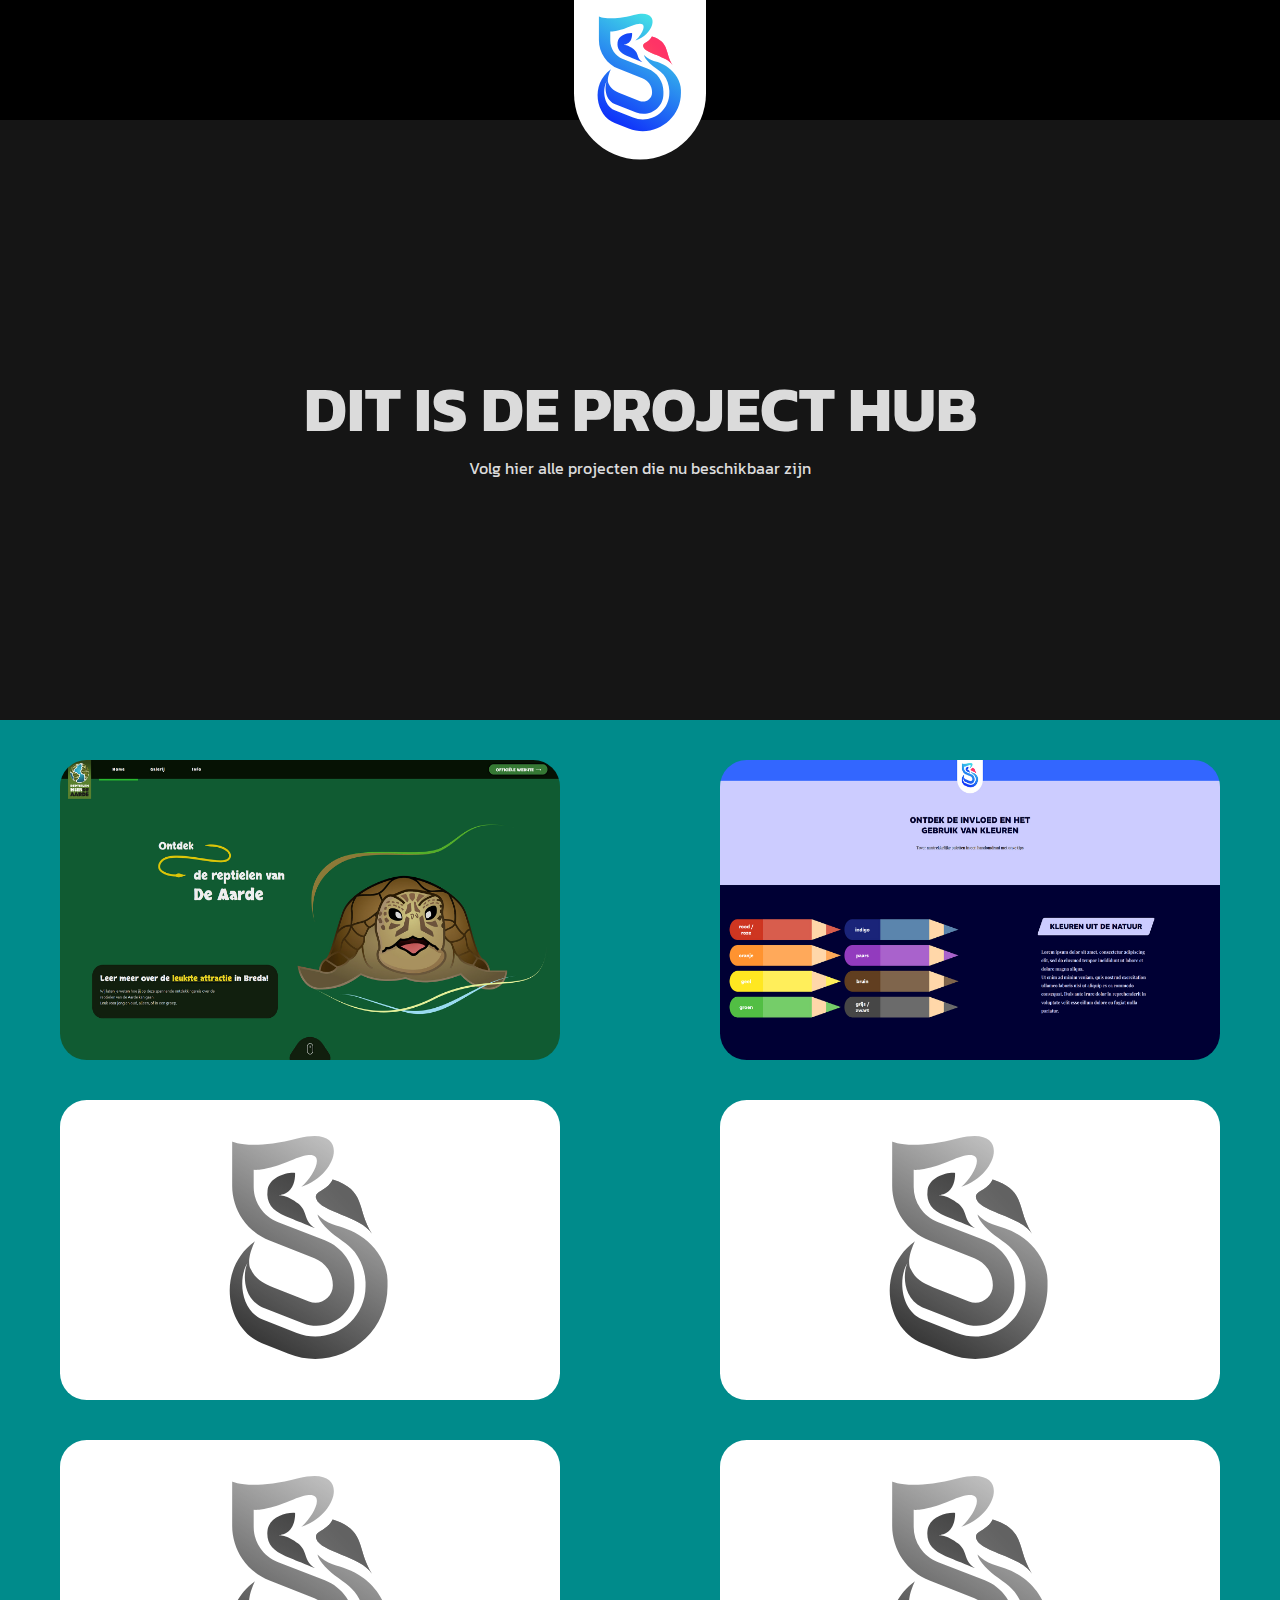
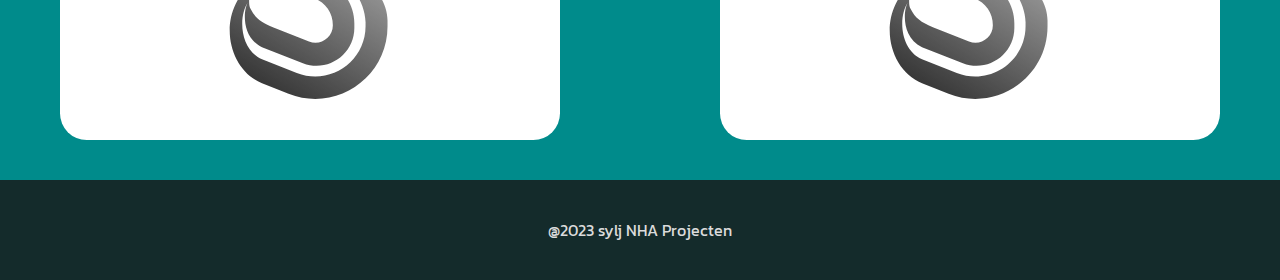
<file: index.html>
<!DOCTYPE html>
<html lang="nl-NL">
    <head>
        <meta charset="utf-8">
        <title>NHA Projects - Main Hub</title>
        <link rel="stylesheet" href="style.css">
        <link href="https://fonts.googleapis.com/css2?family=Kanit:ital,wght@0,400;0,800;1,400;1,800&display=swap" rel="stylesheet">
    </head>
    <body>
        <header>
            <div class="logo-wrapper">
                <a href="./"><img src="media/images/logo.svg" alt="logo"></a>
            </div>
        </header>
        <main>
            <section class="content-lead">
                <article>
                    <h1>DIT IS DE PROJECT HUB</h1>
                    <p>Volg hier alle projecten die nu beschikbaar zijn</p>
                </article>
            </section>
            <section class="project-content">
                <ol class="container-fluid">
                    <li id="les9" class="card">
                        <div class="card-overlay">
                            <span>Les 9 - Attractie website 'De Aarde'</span>
                        </div>
                        <img class="card-preview" src="media/images/webpreview_les9.jpg" alt="website preview les 9">
                        <a href="./les-9/"></a>
                    </li>
                    <li id="les12">
                        <div class="card-overlay">
                            <span>Les 12 - Kleuren</span>
                        </div>
                        <img class="card-preview" src="media/images/webpreview_les12.jpg" alt="website preview les 12">
                        <a href="./les-12/"></a>
                    </li>
                    <li class="preview-unavailable">
                        <div class="card-overlay">
                            <span>Les 15 - Persoonlijke CV Website</span>
                        </div>
                        <a href="./les-15/"></a>
                    </li>
                    <li class="preview-unavailable">
                        <div class="card-overlay">
                            <span>Les 18 - Responsive pagina over attracties in de omgeving</span>
                        </div>
                        <a href="./les-18/"></a>
                    </li>
                    <li class="preview-unavailable">
                        <div class="card-overlay">
                            <span>Les 22 - Bootstrap</span>
                        </div>
                        <a href="./les-22/"></a>
                    </li>
                    <li class="preview-unavailable">
                        <div class="card-overlay">
                            <span>Les 25 - Introduction to Javascript & JQuery</span>
                        </div>
                        <a href="./les-25/"></a>
                    </li>
                </ol>
            </section>
        </main>
        <footer>
            <span>@2023 sylj NHA Projecten</span>
        </footer>
    </body>
</html>
</file>
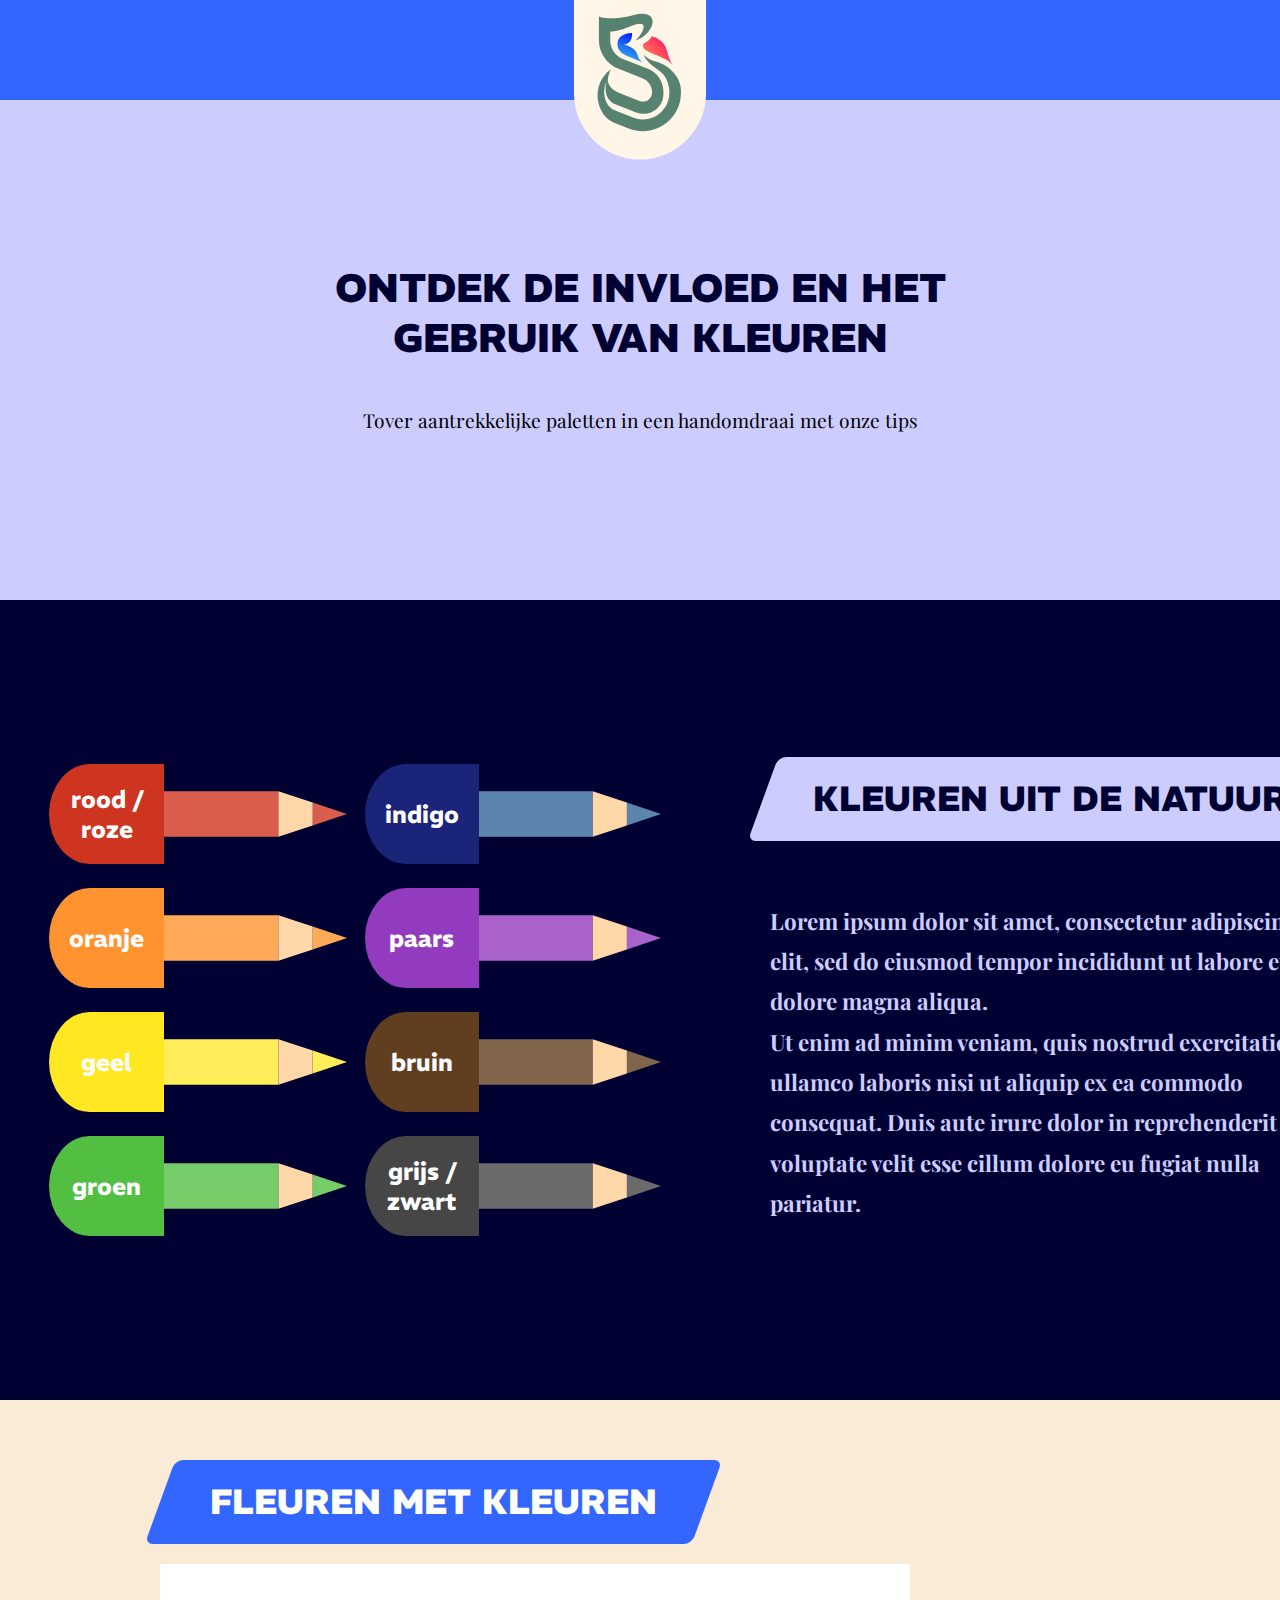
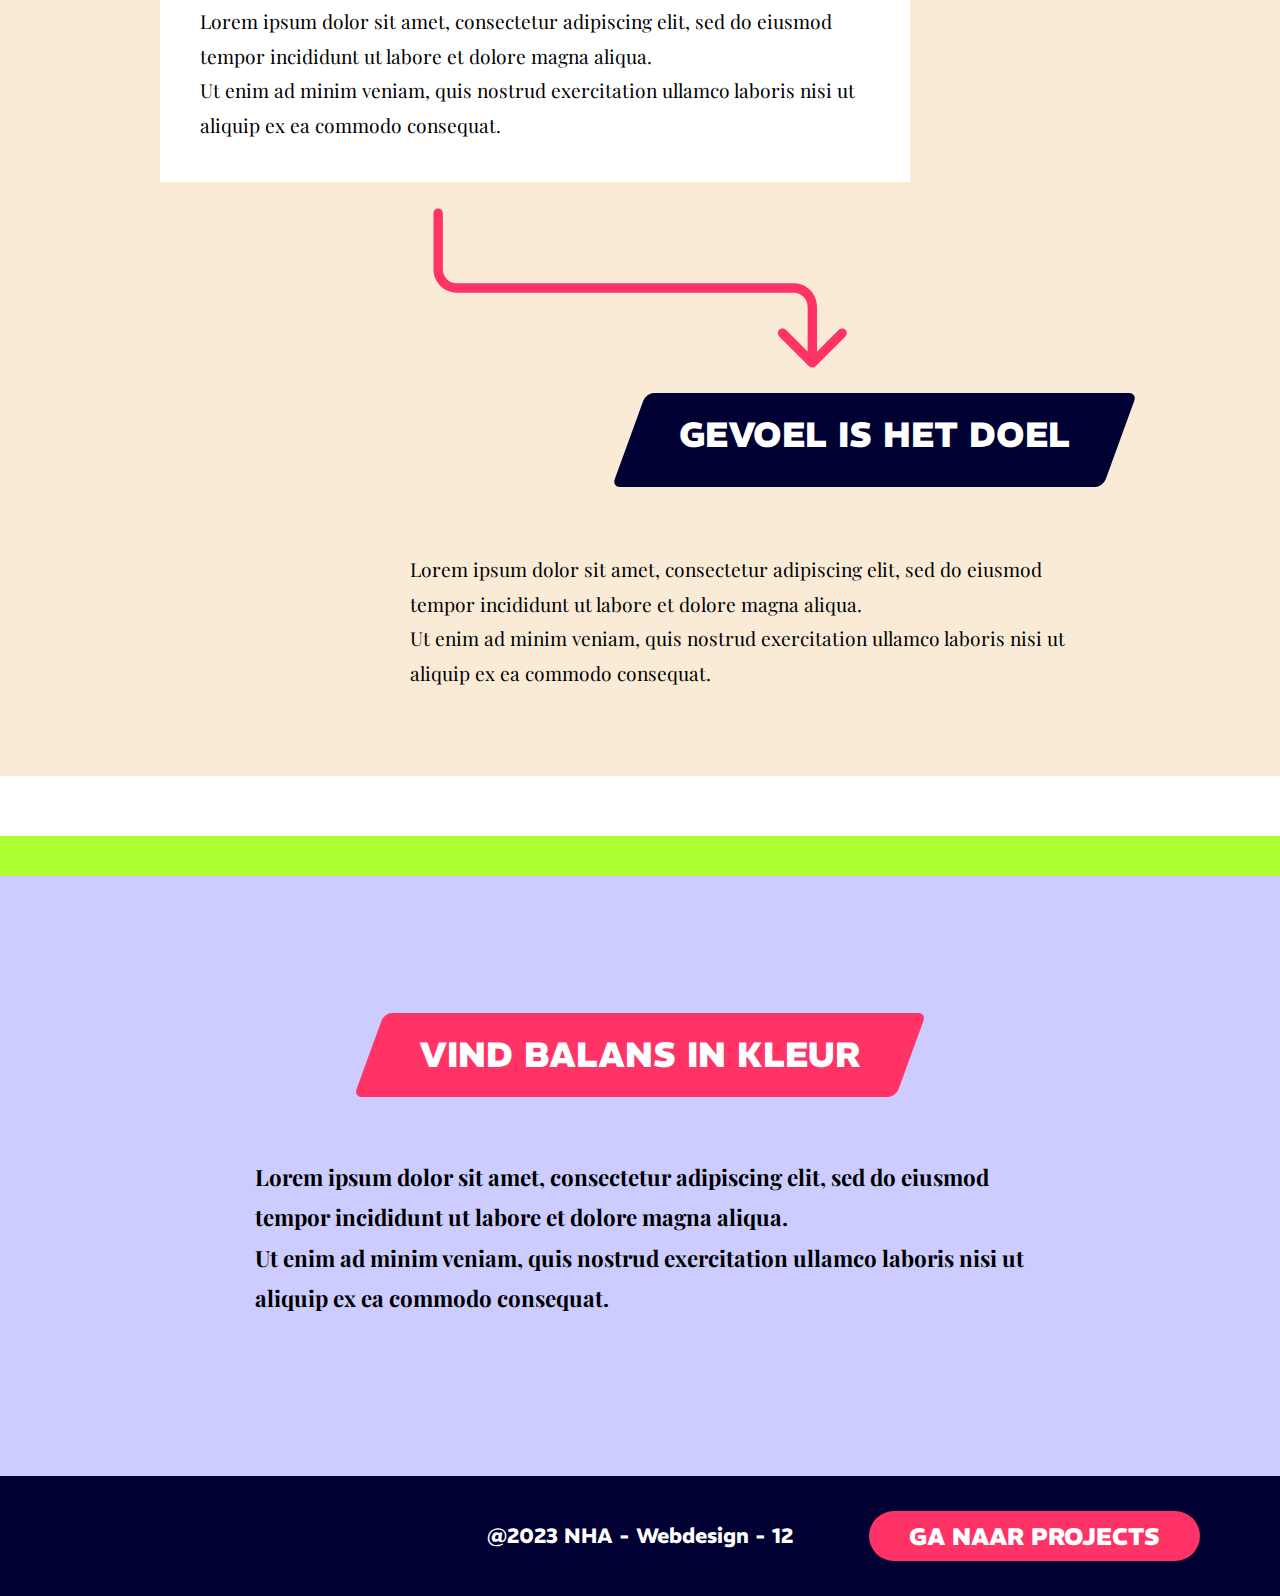
<file: les-12/index.html>
<!DOCTYPE html>
<html lang="nl-NL">
    <head>
        <meta charset="utf-8">
        <title>Kleur | NHA Webdesign Les 12</title>
        <link rel="stylesheet" href="style.css">
        <link href="https://fonts.googleapis.com/css2?family=REM:ital,wght@0,400;0,700;0,800;1,800&display=swap" rel="stylesheet"> 
        <link href="https://fonts.googleapis.com/css2?family=Playfair+Display:ital,wght@0,400;0,700;1,400;1,700&display=swap" rel="stylesheet"> 
    </head>
    <body>
        <header>
            <div class="logo-wrapper">
                <a href="../les-12/"><img src="media/images/logo.svg" alt="logo"></a>
            </div>
        </header>
        <main>
            <section class="content-lead">
                <article>
                    <h1>ONTDEK DE INVLOED EN HET GEBRUIK VAN KLEUREN</h1> 
                    <p>Tover aantrekkelijke paletten in een handomdraai met onze tips</p>
                </article>
            </section>
            <section class="content-start">
                <table id="kleurtabel">
                    <tbody>
                        <tr>
                            <th id="txt_red_pink">rood / roze</th>
                            <td id="img_red_pink">
                                <img class="pencil" src="media/images/pencil_red.svg" alt="Rood potlood">
                            </td>
                            <th id="txt_indigo">indigo</th>
                            <td id="img_indigo">
                                <img class="pencil" src="media/images/pencil_indigo.svg" alt="Indigo potlood">
                            </td>
                        </tr>
                        <tr>
                            <th id="txt_orange">oranje</th>
                            <td id="img_orange">
                                <img class="pencil" src="media/images/pencil_orange.svg" alt="Oranje potlood">
                            </td>
                            <th id="txt_purple">paars</th>
                            <td id="img_purple">
                                <img class="pencil" src="media/images/pencil_purple.svg" alt="Paars potlood">
                            </td>
                        </tr>
                        <tr>
                            <th id="txt_yellow">geel</th>
                            <td id="img_yellow">
                                <img class="pencil" src="media/images/pencil_yellow.svg" alt="Geel potlood">
                            </td>
                            <th id="txt_brown">bruin</th>
                            <td id="img_brown">
                                <img class="pencil" src="media/images/pencil_brown.svg" alt="Bruin potlood">
                            </td>
                        </tr>
                        <tr>
                            <th id="txt_green">groen</th>
                            <td id="img_green">
                                <img class="pencil" src="media/images/pencil_green.svg" alt="Groen potlood">
                            </td>
                            <th id="txt_gray_black">grijs / zwart</th>
                            <td id="img_gray_black">
                                <img class="pencil" src="media/images/pencil_gray.svg" alt="Grijs potlood">
                            </td>
                        </tr>
                    </tbody>
                </table>
                <article>
                    <header class="content-header">
                        <h1>KLEUREN UIT DE NATUUR</h1>
                    </header>
                    <p>Lorem ipsum dolor sit amet, consectetur adipiscing elit, sed do eiusmod tempor
                        incididunt ut labore et dolore magna aliqua. <br>
                        Ut enim ad minim veniam, quis nostrud exercitation ullamco laboris nisi ut aliquip ex ea commodo consequat. Duis aute irure dolor in reprehenderit in voluptate velit esse cillum dolore eu fugiat nulla pariatur.
                    </p>
                </article>
            </section>
            <section class="content-middle">
                <article>
                    <header class="content-header">
                        <h1>FLEUREN MET KLEUREN</h1>
                    </header>
                    <p>Lorem ipsum dolor sit amet, consectetur adipiscing elit, sed do eiusmod tempor
                        incididunt ut labore et dolore magna aliqua. <br>
                        Ut enim ad minim veniam, quis nostrud exercitation ullamco laboris nisi ut aliquip ex ea commodo consequat.
                    </p>
                </article>
                <div class="content-connector">
                    <img src="media/images/content-connector.svg" alt="">
                </div>
                <article>
                    <header class="content-header">
                        <h1>GEVOEL IS HET DOEL</h1>
                    </header>
                    <p>Lorem ipsum dolor sit amet, consectetur adipiscing elit, sed do eiusmod tempor
                        incididunt ut labore et dolore magna aliqua. <br>
                        Ut enim ad minim veniam, quis nostrud exercitation ullamco laboris nisi ut aliquip ex ea commodo consequat.
                    </p>
                </article>
            </section>
            <div class="content-separator"><hr></div>
            <section class="content-last">
                <article>
                    <header class="content-header">
                        <h1>VIND BALANS IN KLEUR</h1>
                    </header>
                    <p>Lorem ipsum dolor sit amet, consectetur adipiscing elit, sed do eiusmod tempor
                        incididunt ut labore et dolore magna aliqua. <br>
                        Ut enim ad minim veniam, quis nostrud exercitation ullamco laboris nisi ut aliquip ex ea commodo consequat.
                    </p>
                </article>
            </section>
        </main>
        <footer>
            <span>@2023 NHA - Webdesign - 12</span>
            <a class="button-projectlink" href="../">
                <div class="button">
                    <span>GA NAAR PROJECTS</span>
                </div>
            </a>
        </footer>
    </body>
</html>
</file>
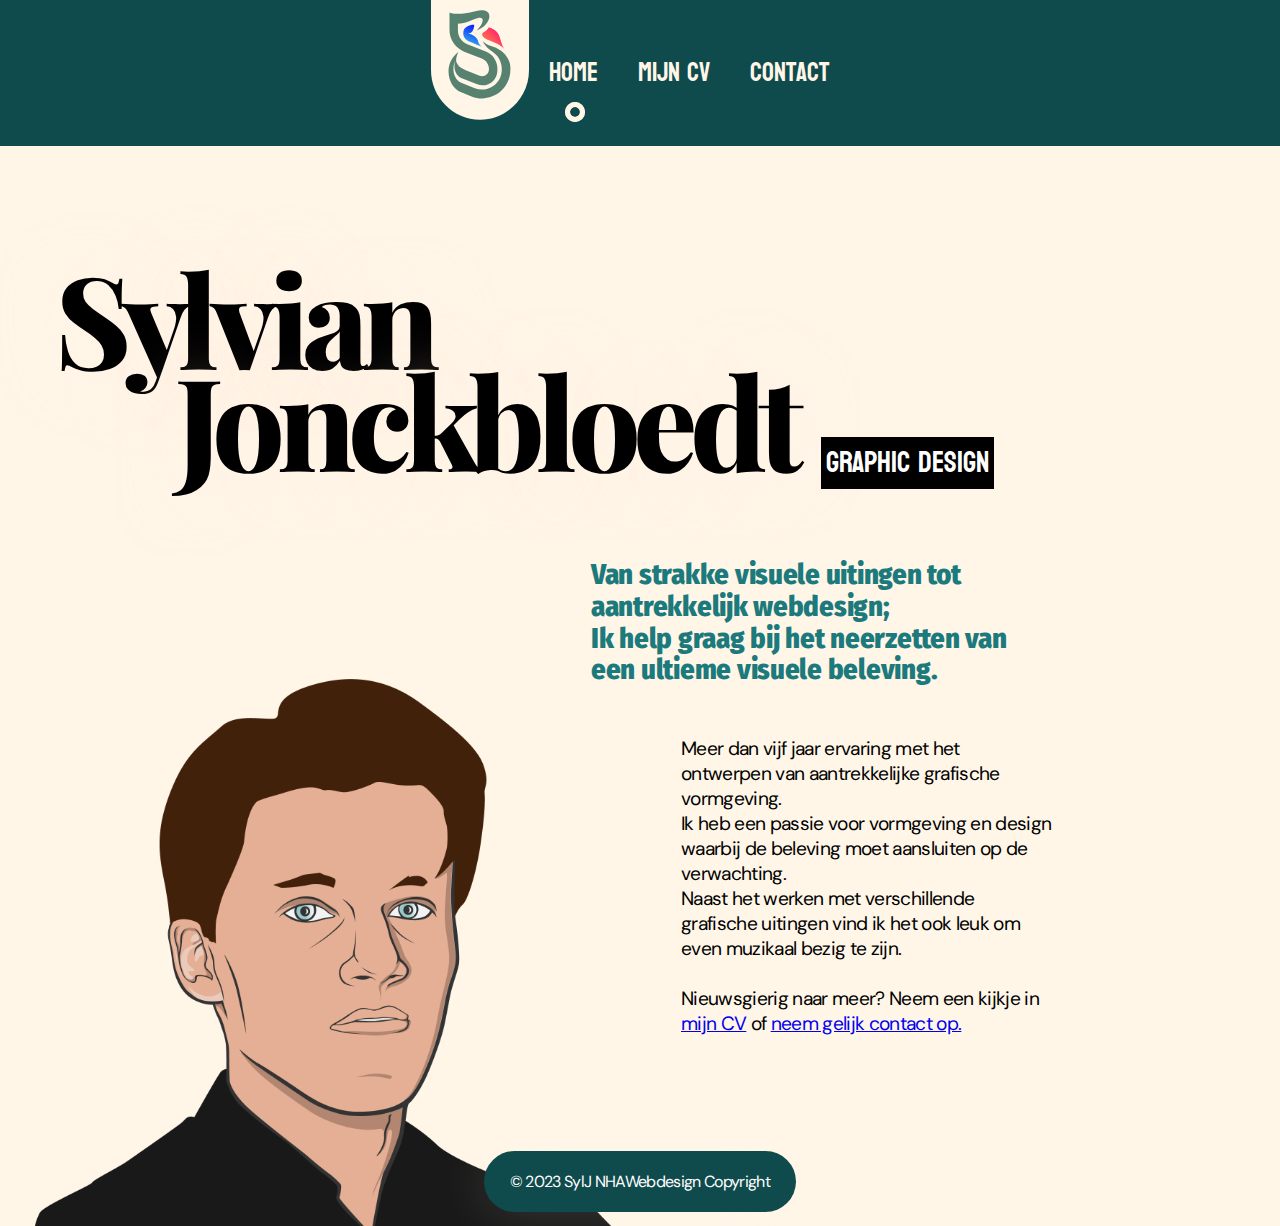
<file: les-15/index.html>
<!DOCTYPE html>
<html lang="nl-NL">
    <head>
        <meta charset="utf-8">
        <meta name="description" content="Kom alles te weten over mij en mijn CV">
        <meta name="author" content="SylJ">
        <title>SylJ - NHAWebdesign | Kom meer te weten over SylJ</title>
        <link href="style.css" rel="stylesheet">
        <link href="https://fonts.googleapis.com/css2?family=Koulen&display=swap" rel="stylesheet">
        <link href="https://fonts.googleapis.com/css2?family=DM+Sans:opsz,wght@9..40,400;9..40,500;9..40,800;9..40,1000&display=swap" rel="stylesheet"> 
        <link href="https://fonts.googleapis.com/css2?family=Playfair+Display:ital,wght@0,400;0,700;0,800;1,400;1,700;1,800&display=swap" rel="stylesheet">
        <link href="https://fonts.googleapis.com/css2?family=Fira+Sans+Condensed:wght@900&display=swap" rel="stylesheet"> 
    </head>
    <body class="bg-portrait">
        <header>
            <nav>
                <div class="logo-wrapper">
                    <a href="../les-15/"><img class="logo" src="media/images/logo.svg"></a>
                </div>
                <ul>
                    <li class="current"><a href="../les-15/">Home</a>
                    </li><li><a href="mijncv.html">Mijn CV</a>
                    </li><li><a href="contact.html">Contact</a></li>
                    <svg class="page-marker" width="20" height="20" viewBox="0 0 20 20" fill="none" xmlns="http://www.w3.org/2000/svg">
                        <circle cx="10" cy="10" r="7.5" stroke="#FFF6E8" stroke-width="5"></circle>
                    </svg>
                    <svg class="current-marker" width="20" height="20" viewBox="0 0 20 20" fill="none" xmlns="http://www.w3.org/2000/svg">
                        <circle cx="10" cy="10" r="7.5" stroke="#FFF6E8" stroke-width="5"></circle>
                    </svg>
                </ul>
            </nav>
        </header>
        <main id="hero-page">
            <section id="introduction">
                <header class="heading-lead">
                    <h1>Sylvian</h1>
                    <h1>Jonckbloedt</h1>
                </header>
                <article class="intro-text">
                    <h4>
                        Van strakke visuele uitingen tot aantrekkelijk webdesign;<br>
                        Ik help graag bij het neerzetten van een ultieme visuele beleving.
                    </h4>
                    <p class="full-text">
                        Meer dan vijf jaar ervaring met het ontwerpen van aantrekkelijke grafische vormgeving.<br>
                        Ik heb een passie voor vormgeving en design waarbij de beleving moet aansluiten op de verwachting.<br>
                        Naast het werken met verschillende grafische uitingen vind ik het ook leuk om even muzikaal bezig te zijn.
                        <br>
                        <br>
                        Nieuwsgierig naar meer? Neem een kijkje in <a href="mijncv.html">mijn CV</a> of <a href="contact.html">neem gelijk contact op.</a>
                    </p>
                </article>
            </section>
        </main>
        <footer>
            <span class="copyright">© 2023 SylJ NHAWebdesign Copyright</span>
        </footer>
    </body>
</html>
</file>
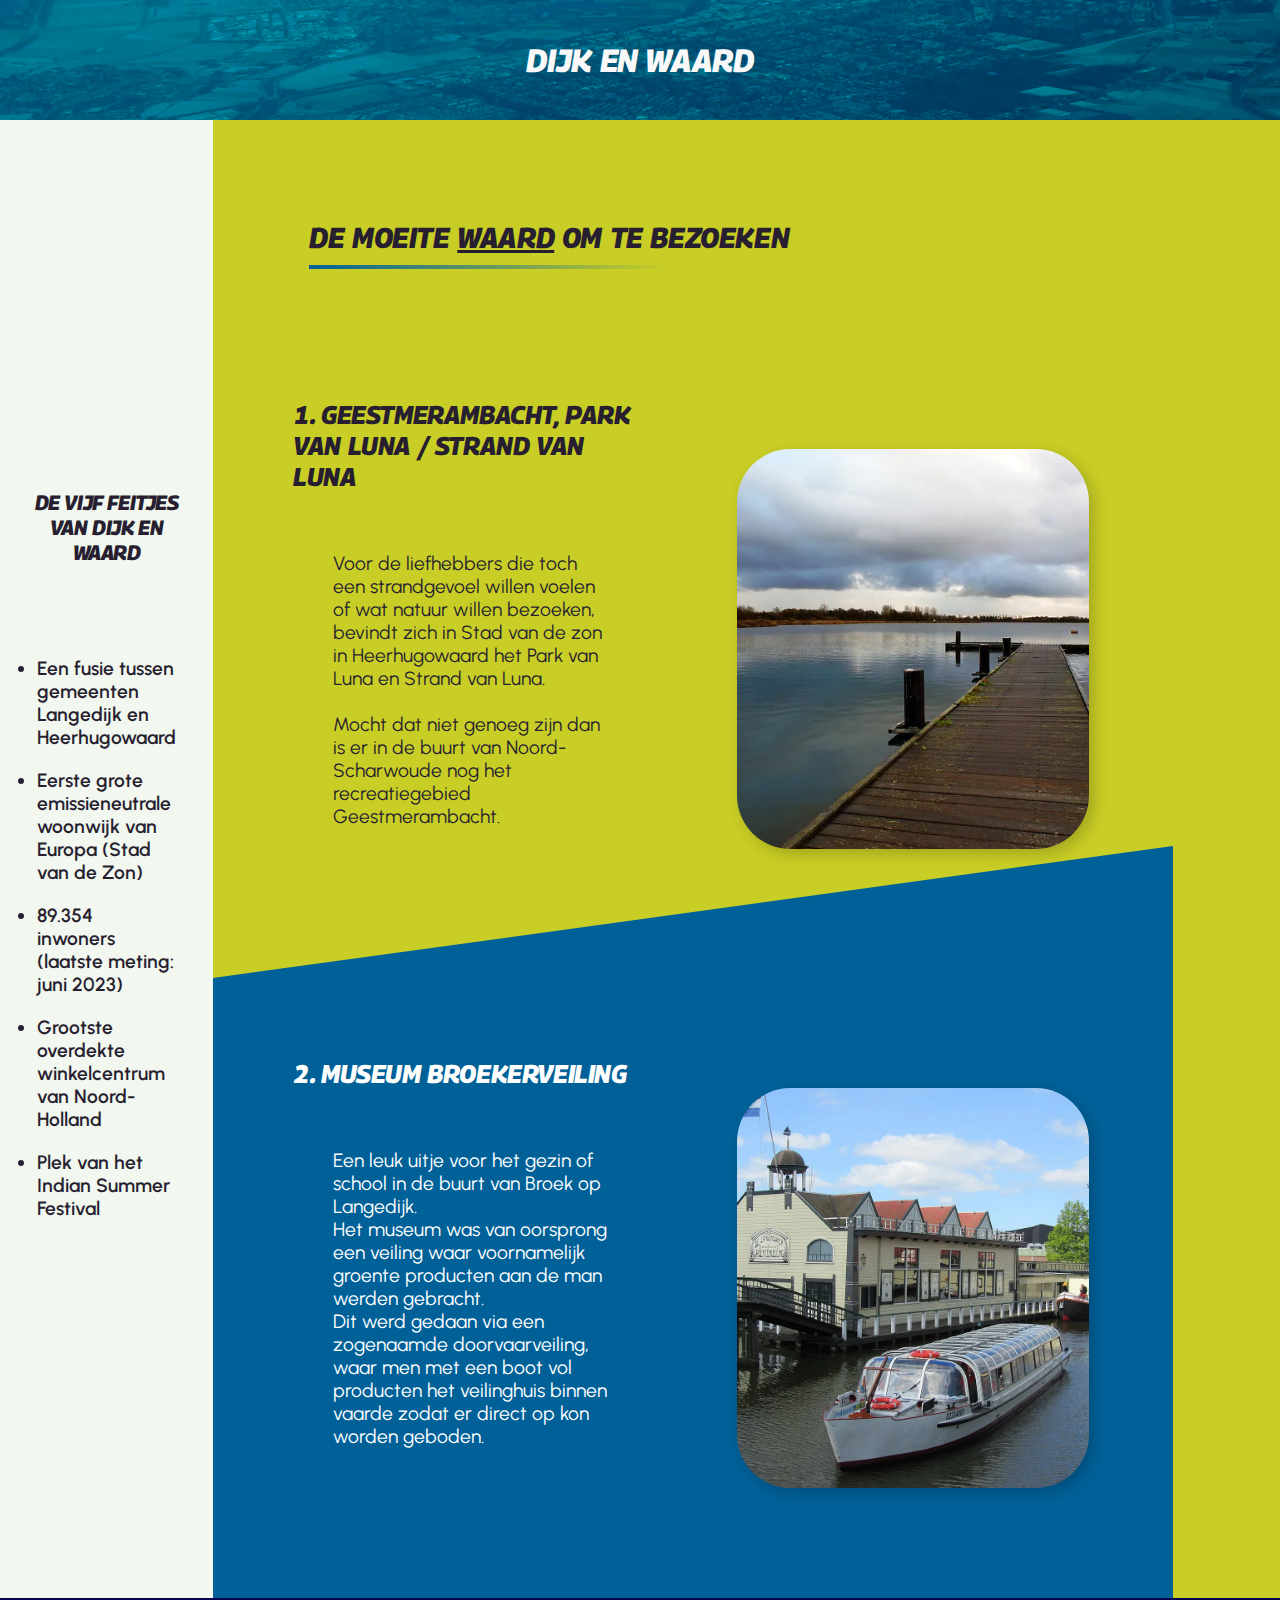
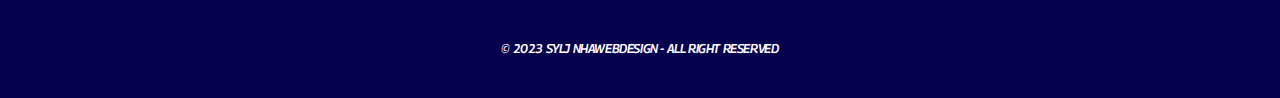
<file: les-18/index.html>
<!DOCTYPE html>
<html lang="nl-NL">
    <head>
        <meta charset="utf-8">
        <meta name="viewport" content="width=device-width, initial-scale=1.0">
        <meta name="author" content="Sylj">
        <meta name="description" content="Responsive Mobile-first webdesign NHA webdesign les 18">
        <meta name="keywords" content="responsive, mobile-first, Dijk en Waard, Heerhugowaard, Langedijk">
        <title>Responsive Webdesign | Sylj NHAWebdesign</title>
        <link rel="stylesheet" href="style.css">
        <link href="https://fonts.googleapis.com/css2?family=Georama:ital,wght@0,100;0,400;1,600;1,800&display=swap" rel="stylesheet"> 
        <link href="https://fonts.googleapis.com/css2?family=Urbanist:wght@200;300;400;600&display=swap" rel="stylesheet">
    </head>
    <body>
        <header id="header">
            <h1 class="header-heading">Dijk en Waard</h1>
        </header>
        <main id="general">
            <section class="side-content col-2">
                <article class="information-content">
                    <h3>De vijf feitjes<br>van dijk en waard</h3>
                    <ul>
                        <li>Een fusie tussen gemeenten Langedijk en Heerhugowaard</li>
                        <li>Eerste grote emissieneutrale woonwijk van Europa (Stad van de Zon)</li>
                        <li>89.354 inwoners (laatste meting: juni 2023)</li>
                        <li>Grootste overdekte winkelcentrum van Noord-Holland</li>
                        <li>Plek van het Indian Summer Festival</li>
                    </ul>
                </article>
            </section>
            <section class="main-content col-9">
                <header class="content-heading">
                    <h1>De moeite <u>waard</u> om te bezoeken</h1>
                </header>
                <div class="article-wrapper">
                    <article class="information-content">
                        <h2>1. Geestmerambacht, Park van Luna / Strand van Luna</h2>
                        <p>Voor de liefhebbers die toch een strandgevoel willen voelen of wat natuur willen bezoeken, bevindt zich in Stad van de zon in Heerhugowaard het Park van Luna en Strand van Luna. <br><br>
                            Mocht dat niet genoeg zijn dan is er in de buurt van Noord-Scharwoude nog het recreatiegebied Geestmerambacht.
                    </article>
                    <img class="article-img" src="media/images/Geestmerambacht.webp" alt="Recreatiegebied Geestmerambacht">
                </div>
                <div class="article-wrapper">
                    <div class="content-seperator">
                        <svg width="390" height="132" viewBox="0 0 390 132" fill="none" preserveAspectRatio="none" xmlns="http://www.w3.org/2000/svg">
                            <path d="M0 132L390 0V132H0Z" fill="#006199"/>
                        </svg>
                    </div>
                    <article class="information-content">
                        <h2>2. Museum Broekerveiling</h2>
                        <p>Een leuk uitje voor het gezin of school in de buurt van Broek op Langedijk.<br>
                            Het museum was van oorsprong een veiling waar voornamelijk groente producten aan de man werden gebracht. <br>
                            Dit werd gedaan via een zogenaamde doorvaarveiling, waar men met een boot vol producten het veilinghuis binnen vaarde zodat er direct op kon worden geboden.</p>
                    </article>
                    <img class="article-img" src="media/images/Broekerveiling_Afmijnlokaal_en_rondvaartboot.webp" alt="Broekerveiling Afmijnlokaal en rondvaartboot">
                </div>
            </section>
        </main>
        <footer id="footer"><span class="copyright">© 2023 sylj nhawebdesign - all right reserved</span></footer>
    </body>
</html>
</file>
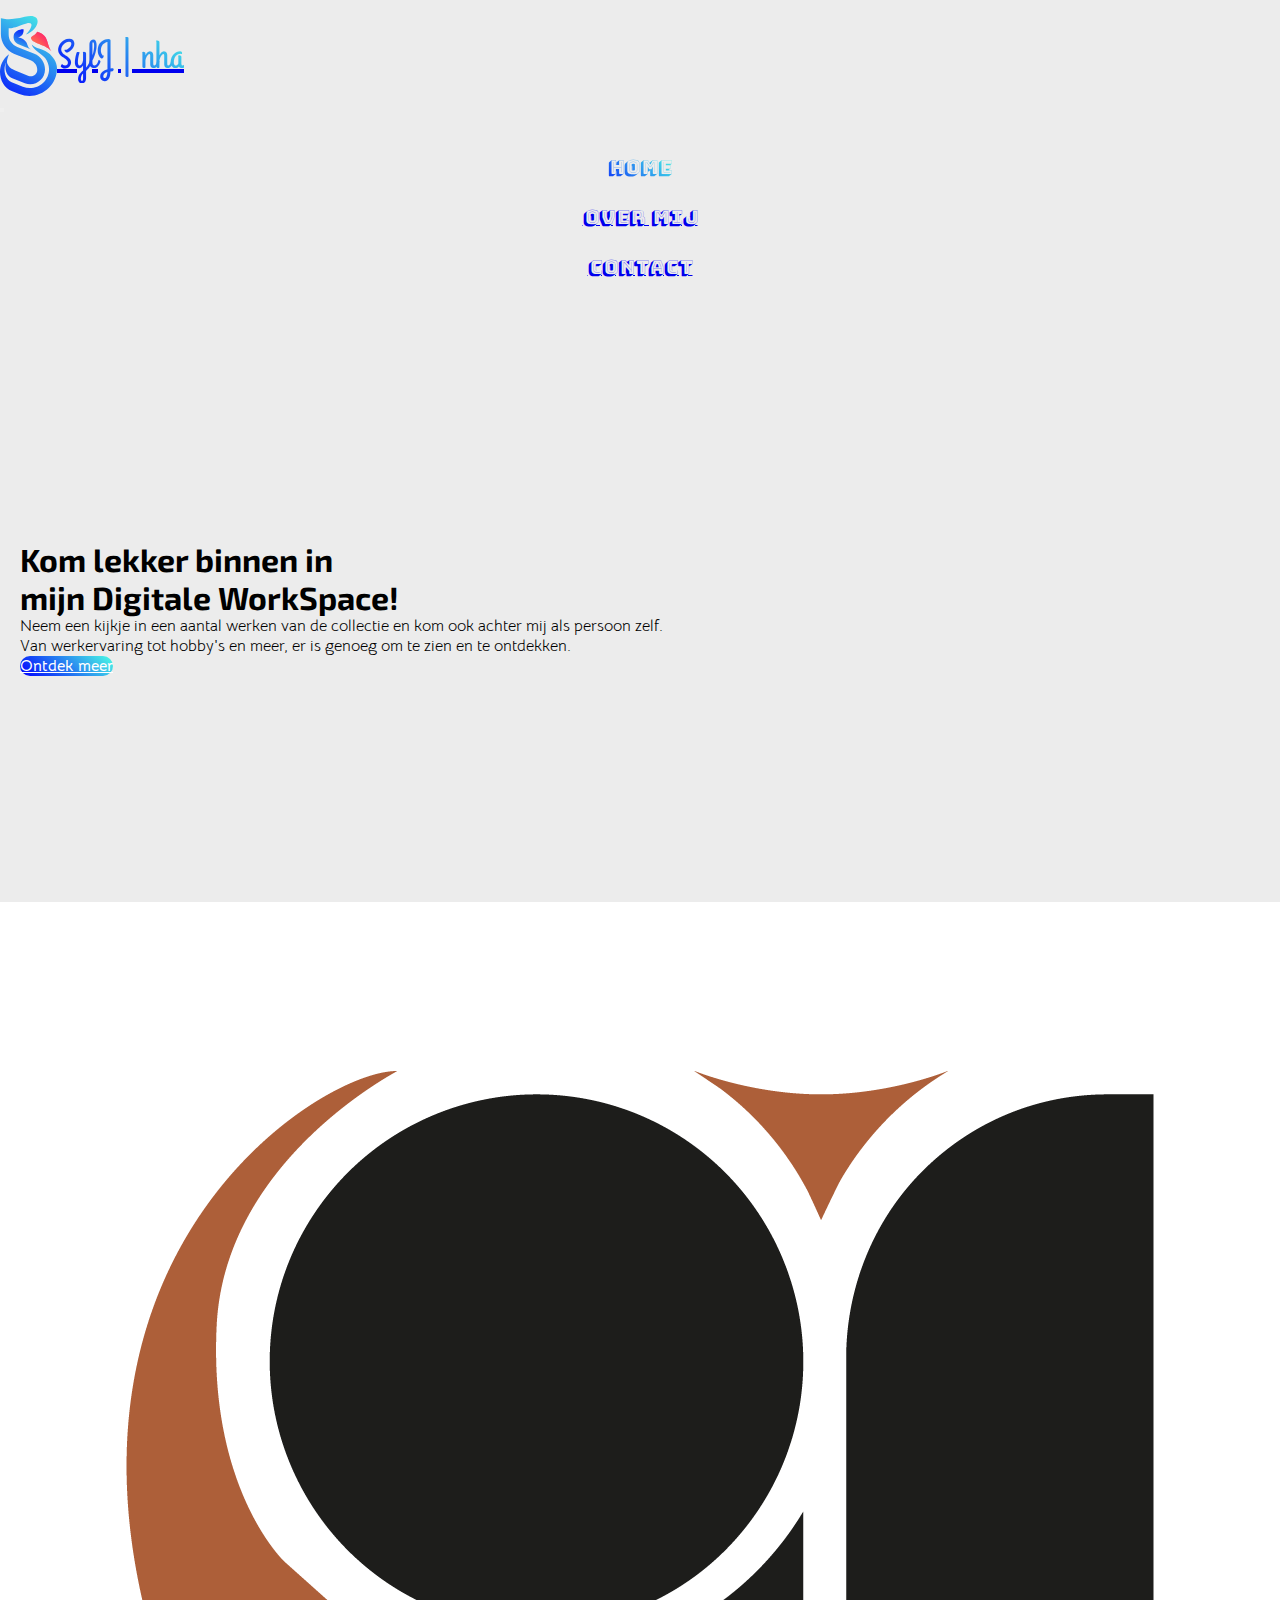
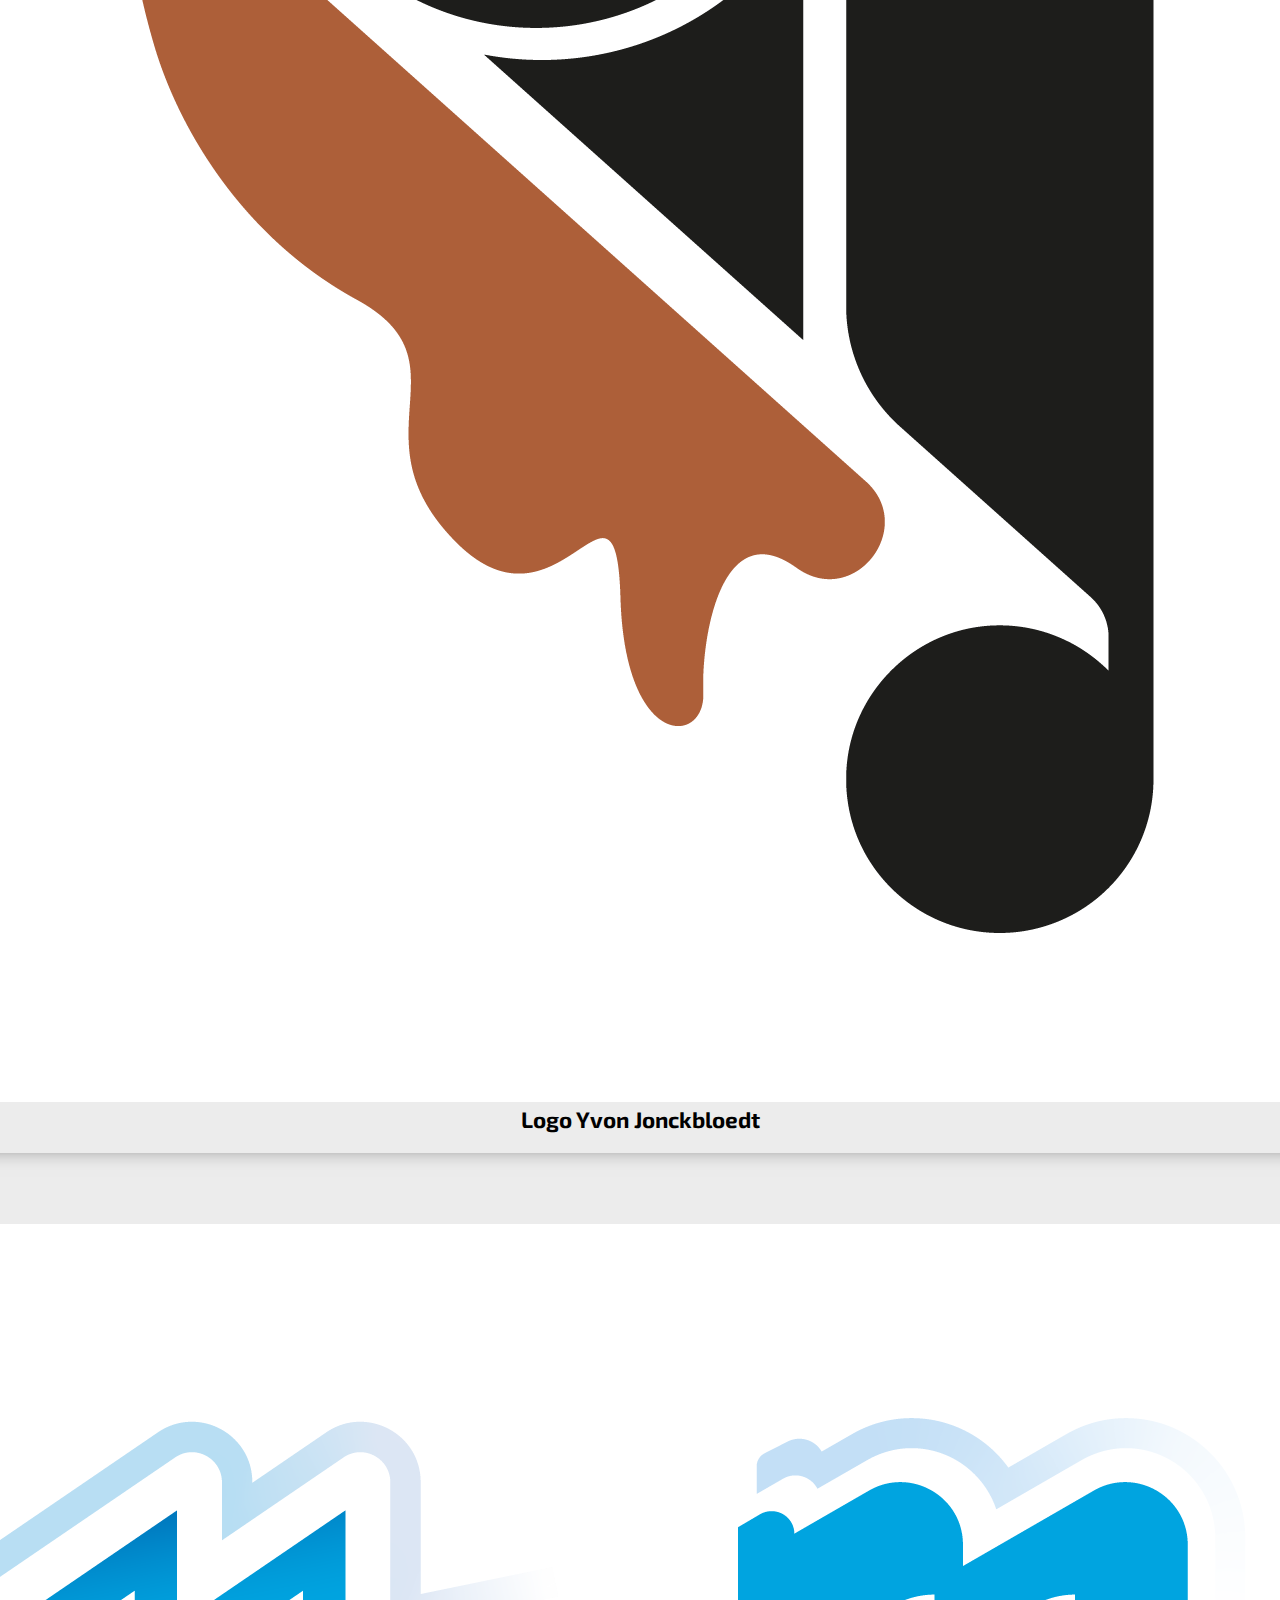
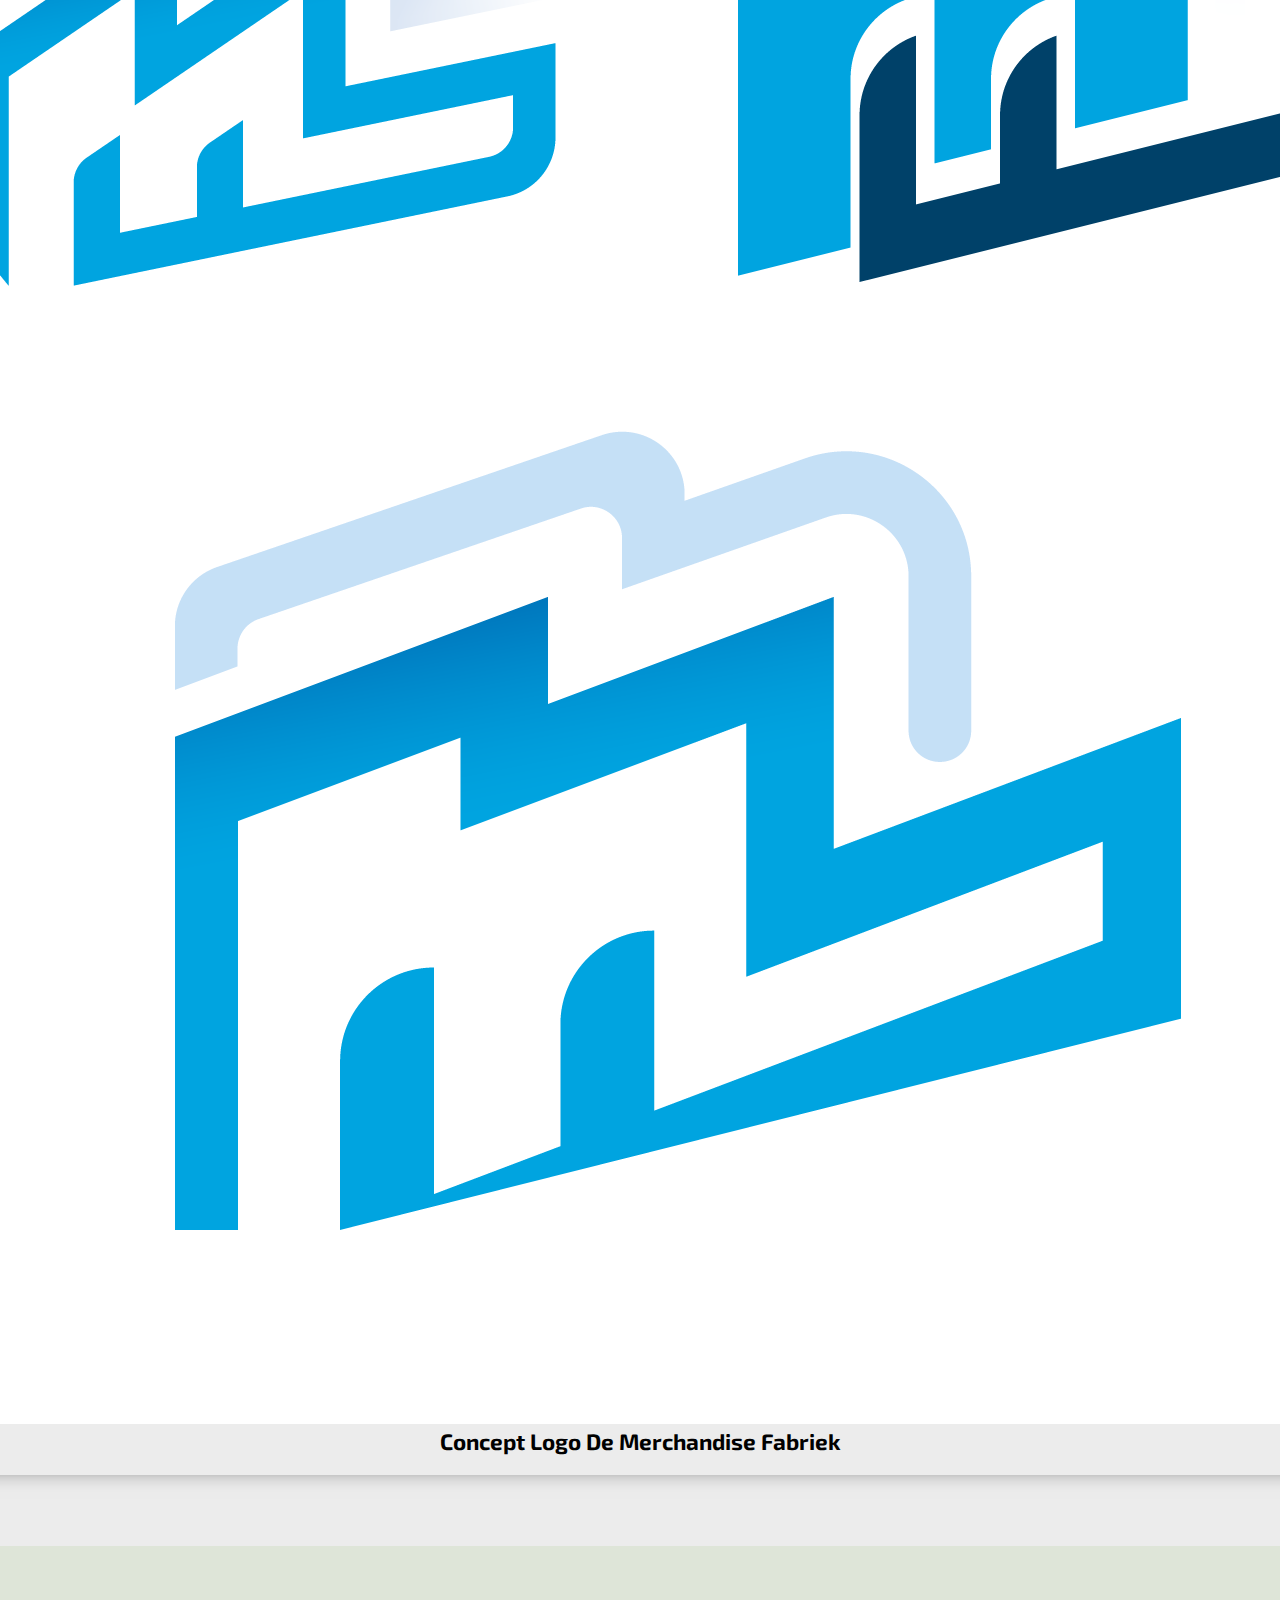
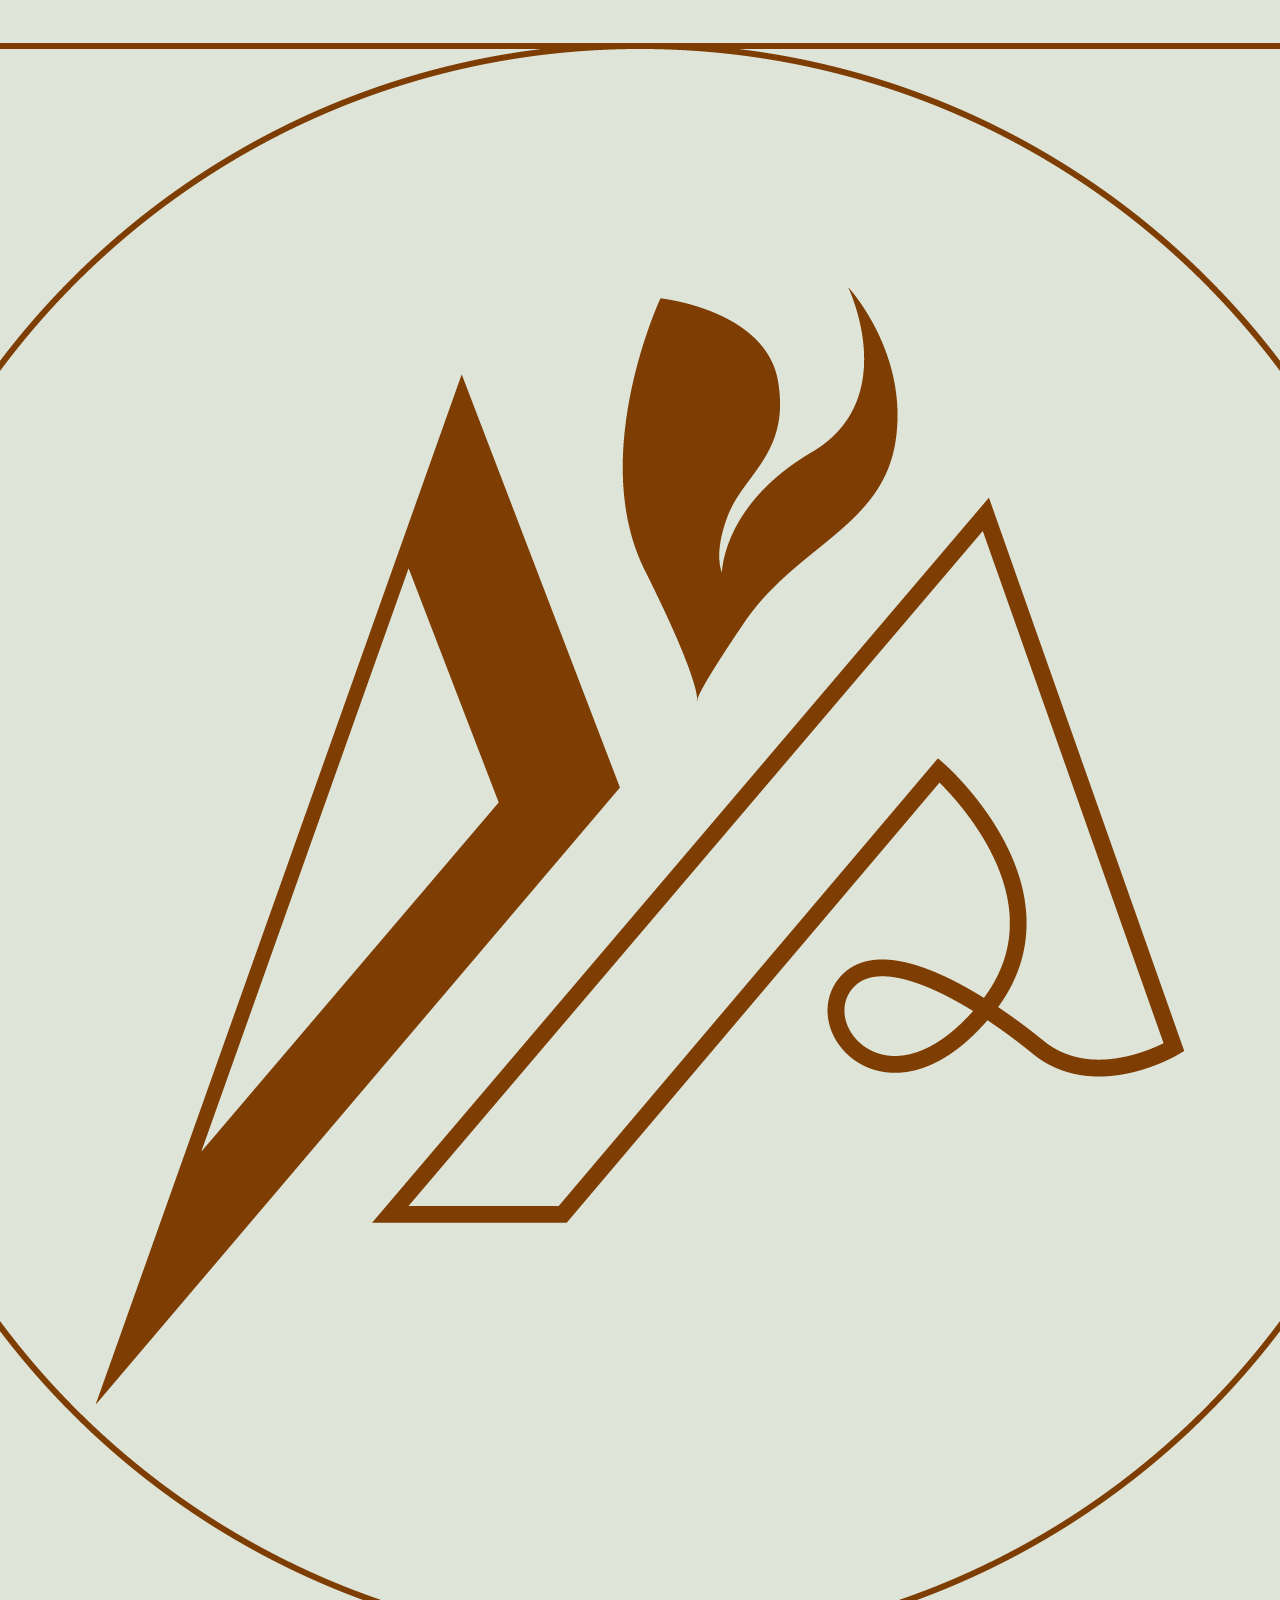
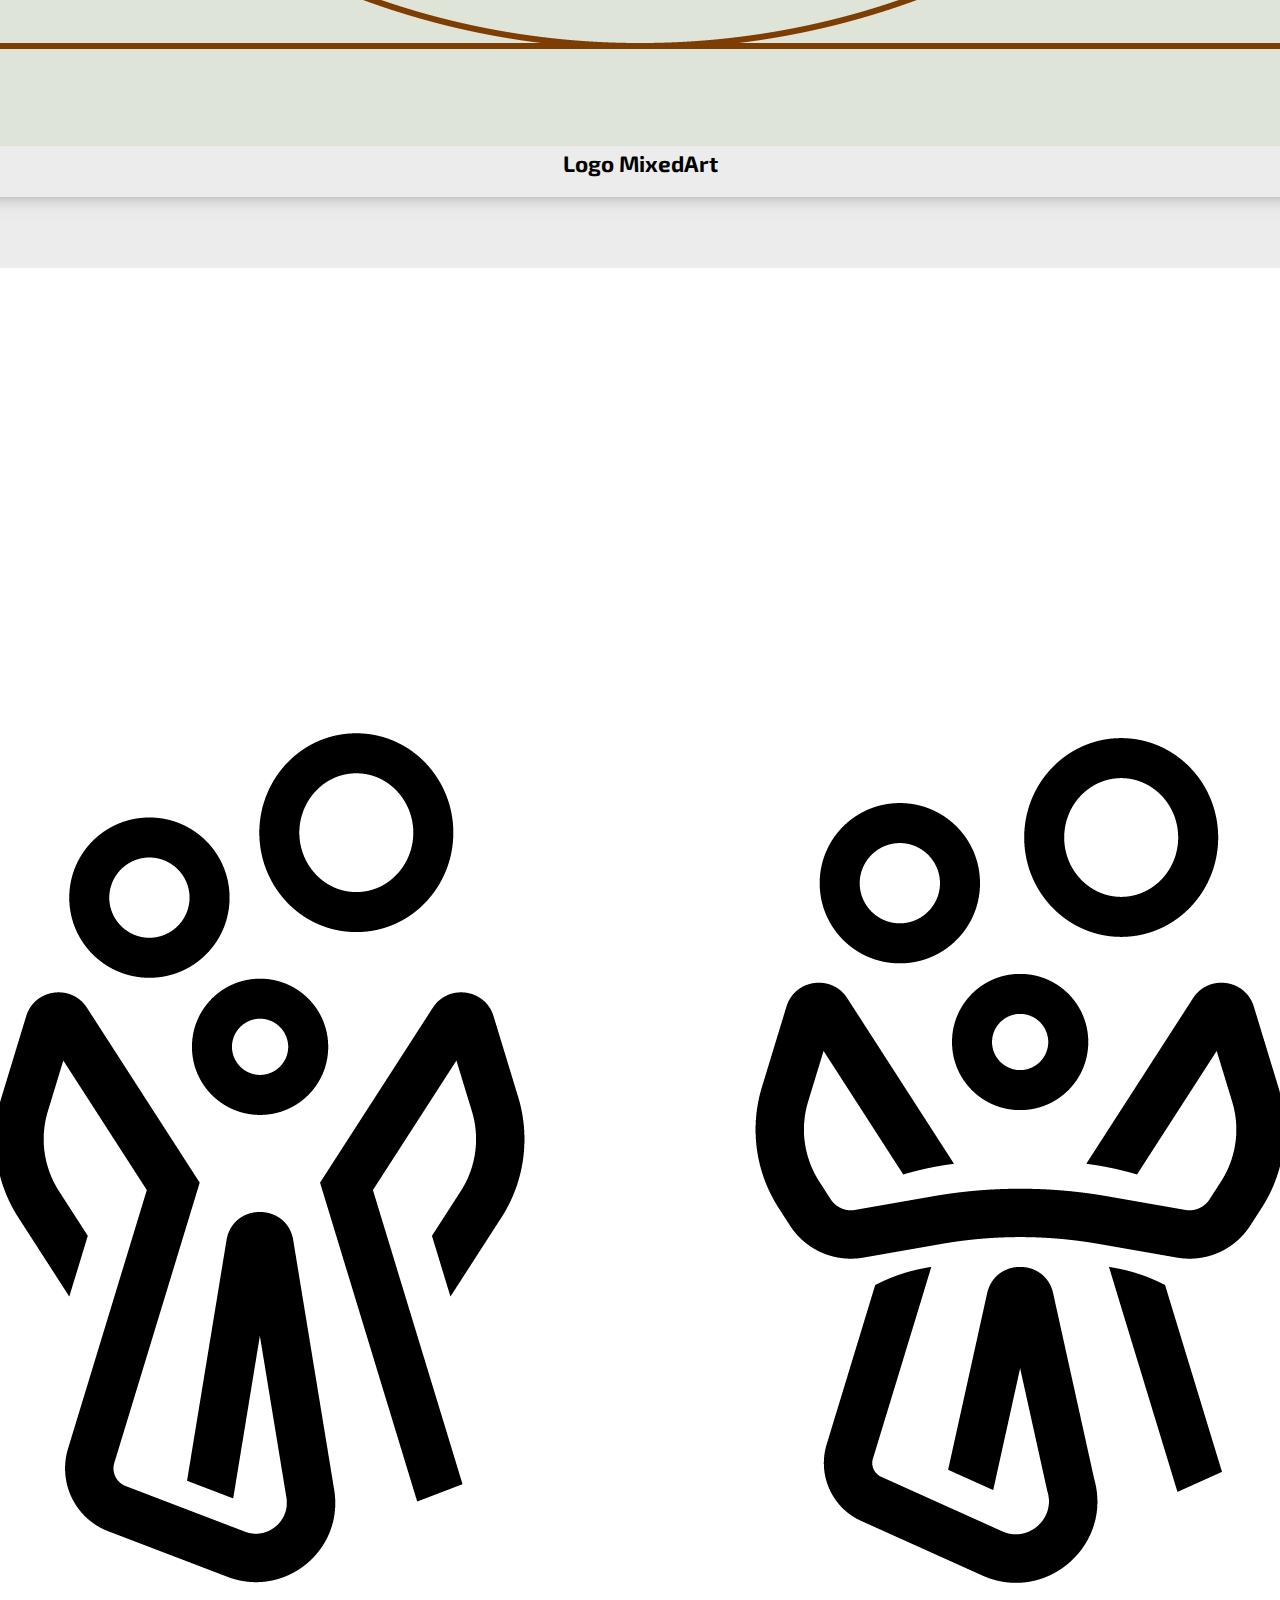
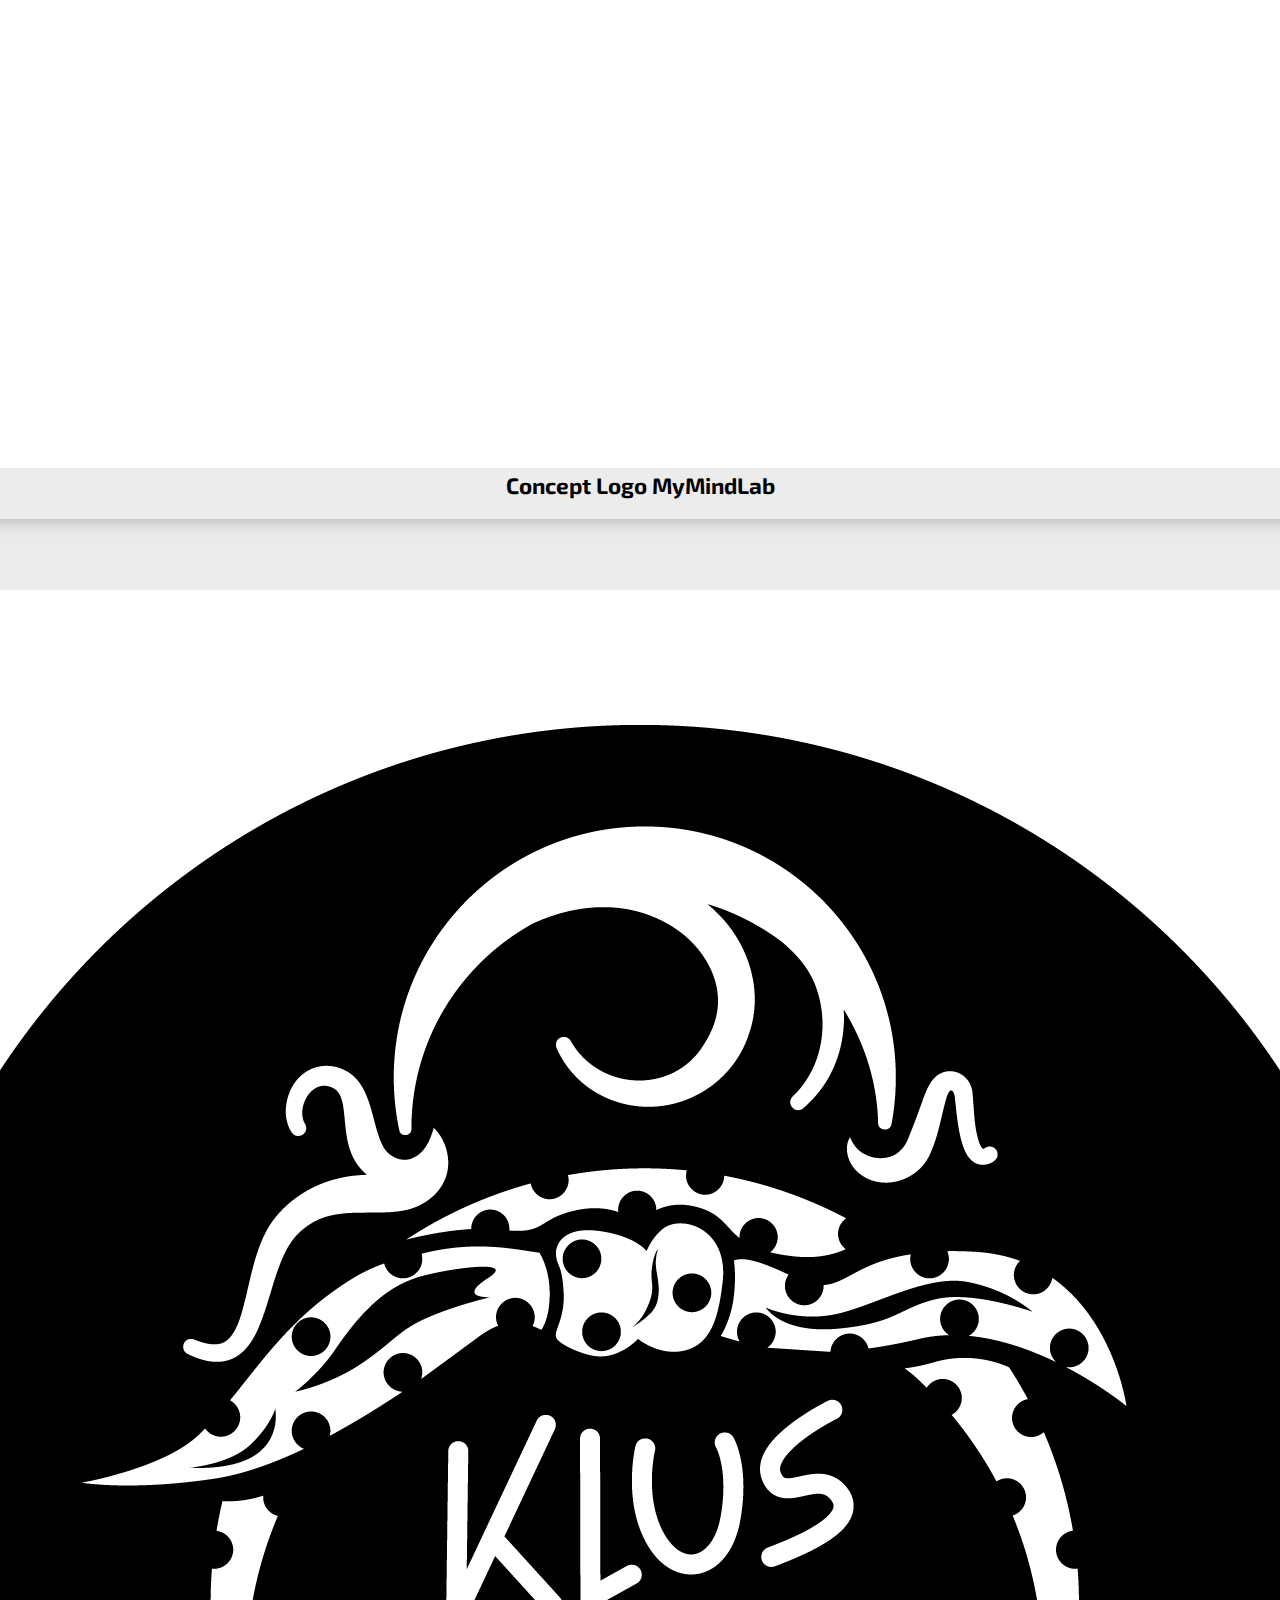
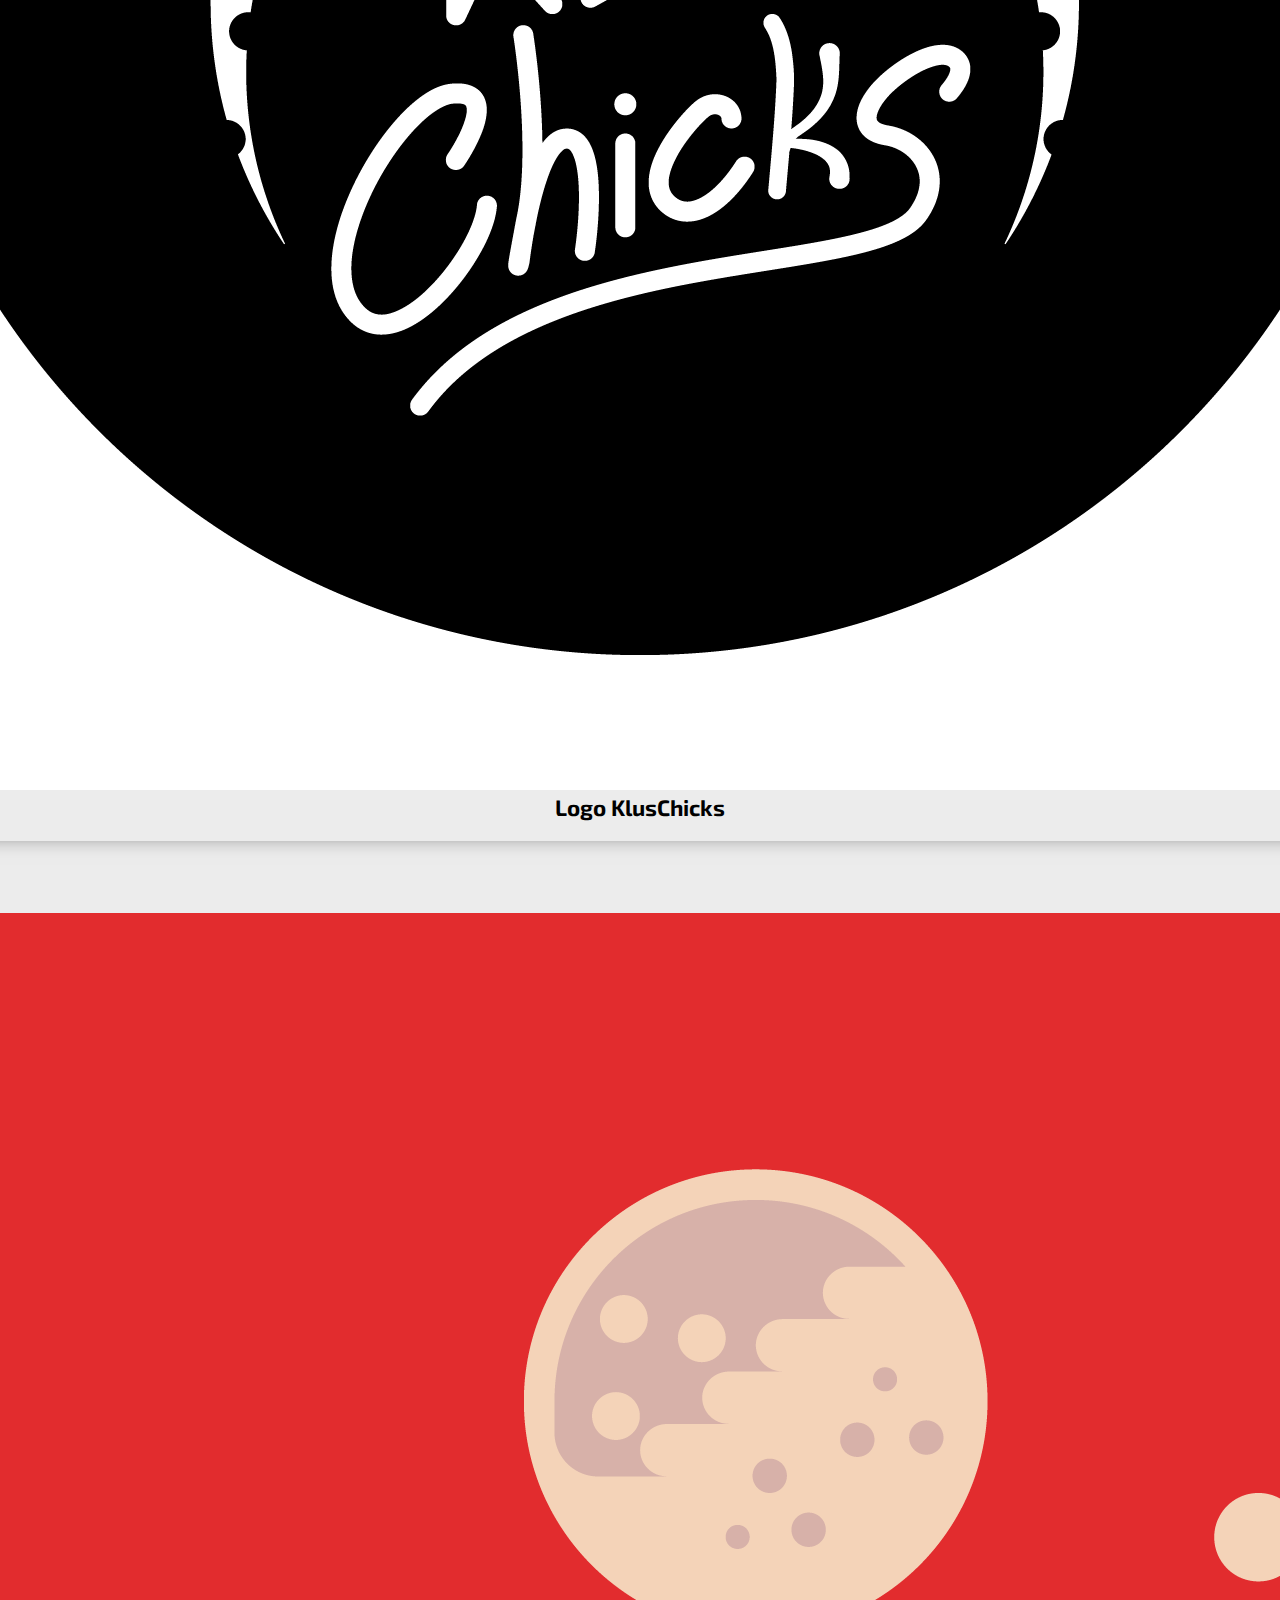
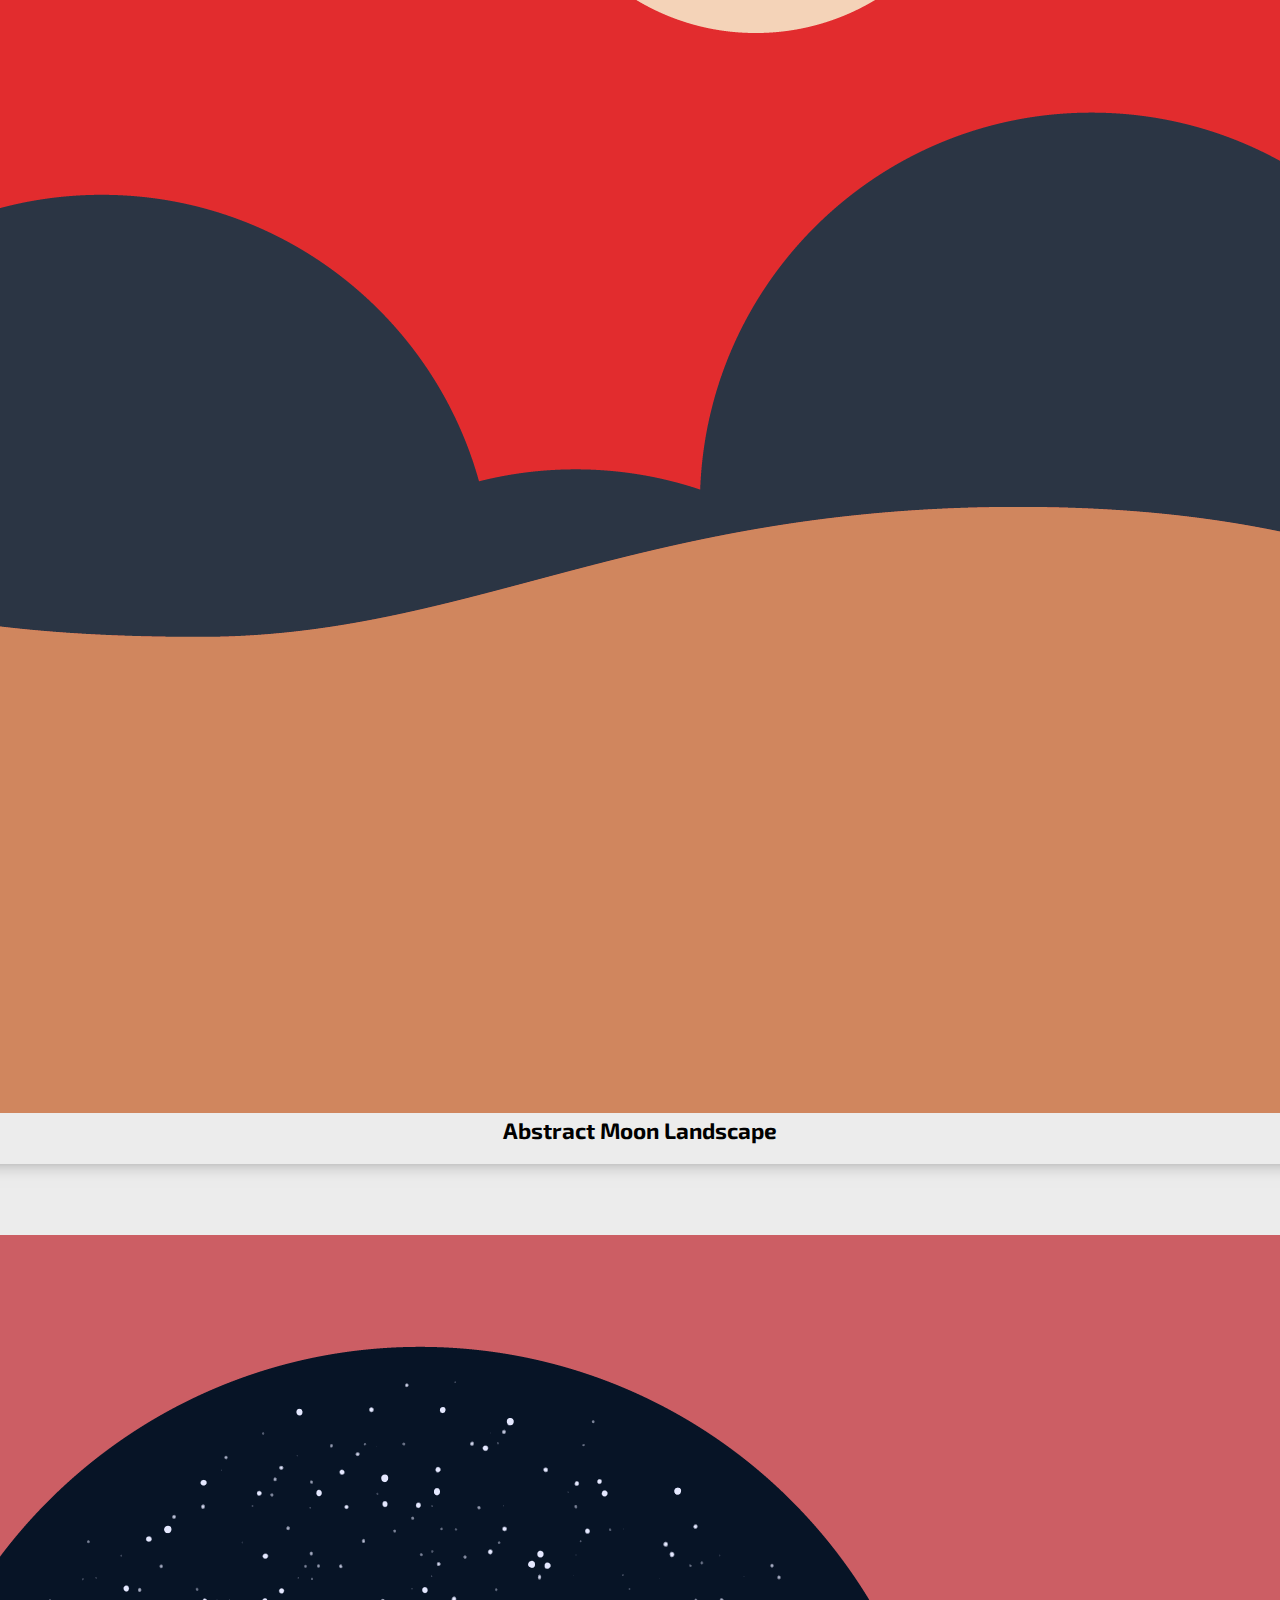
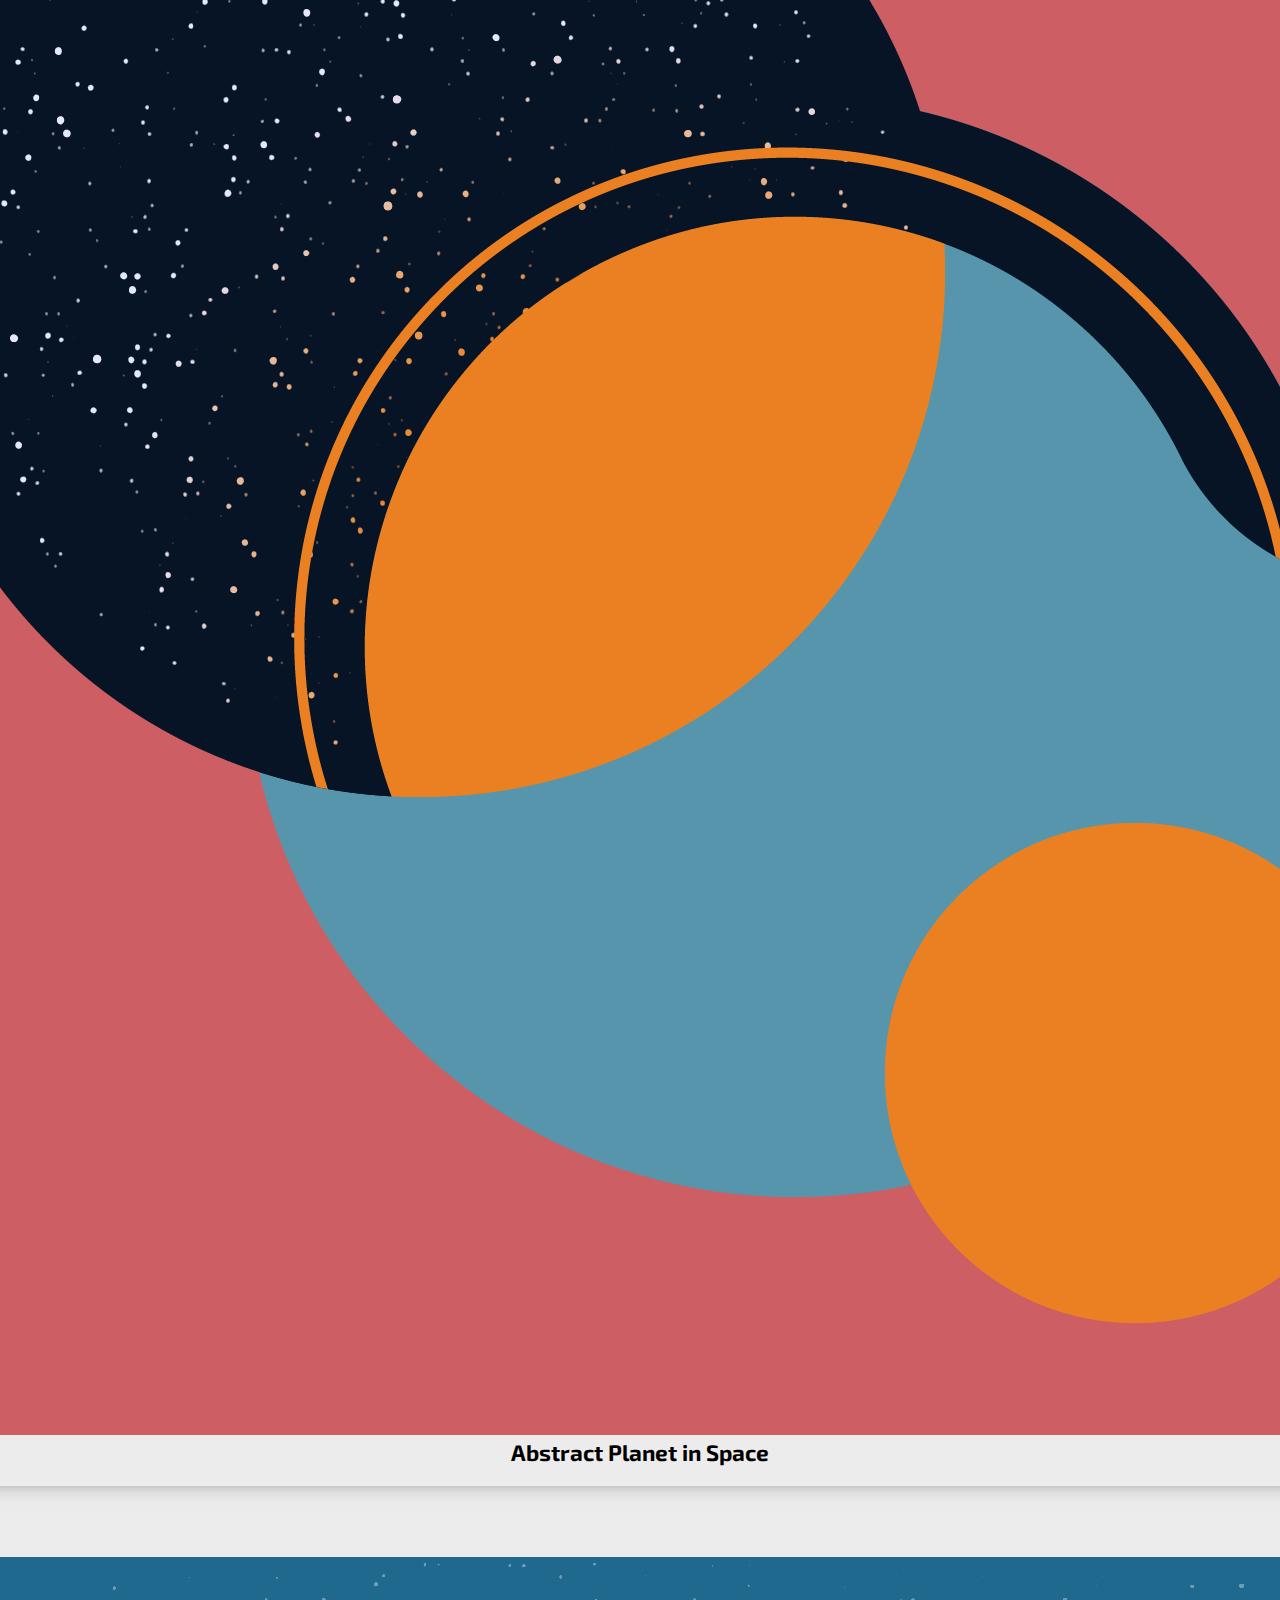
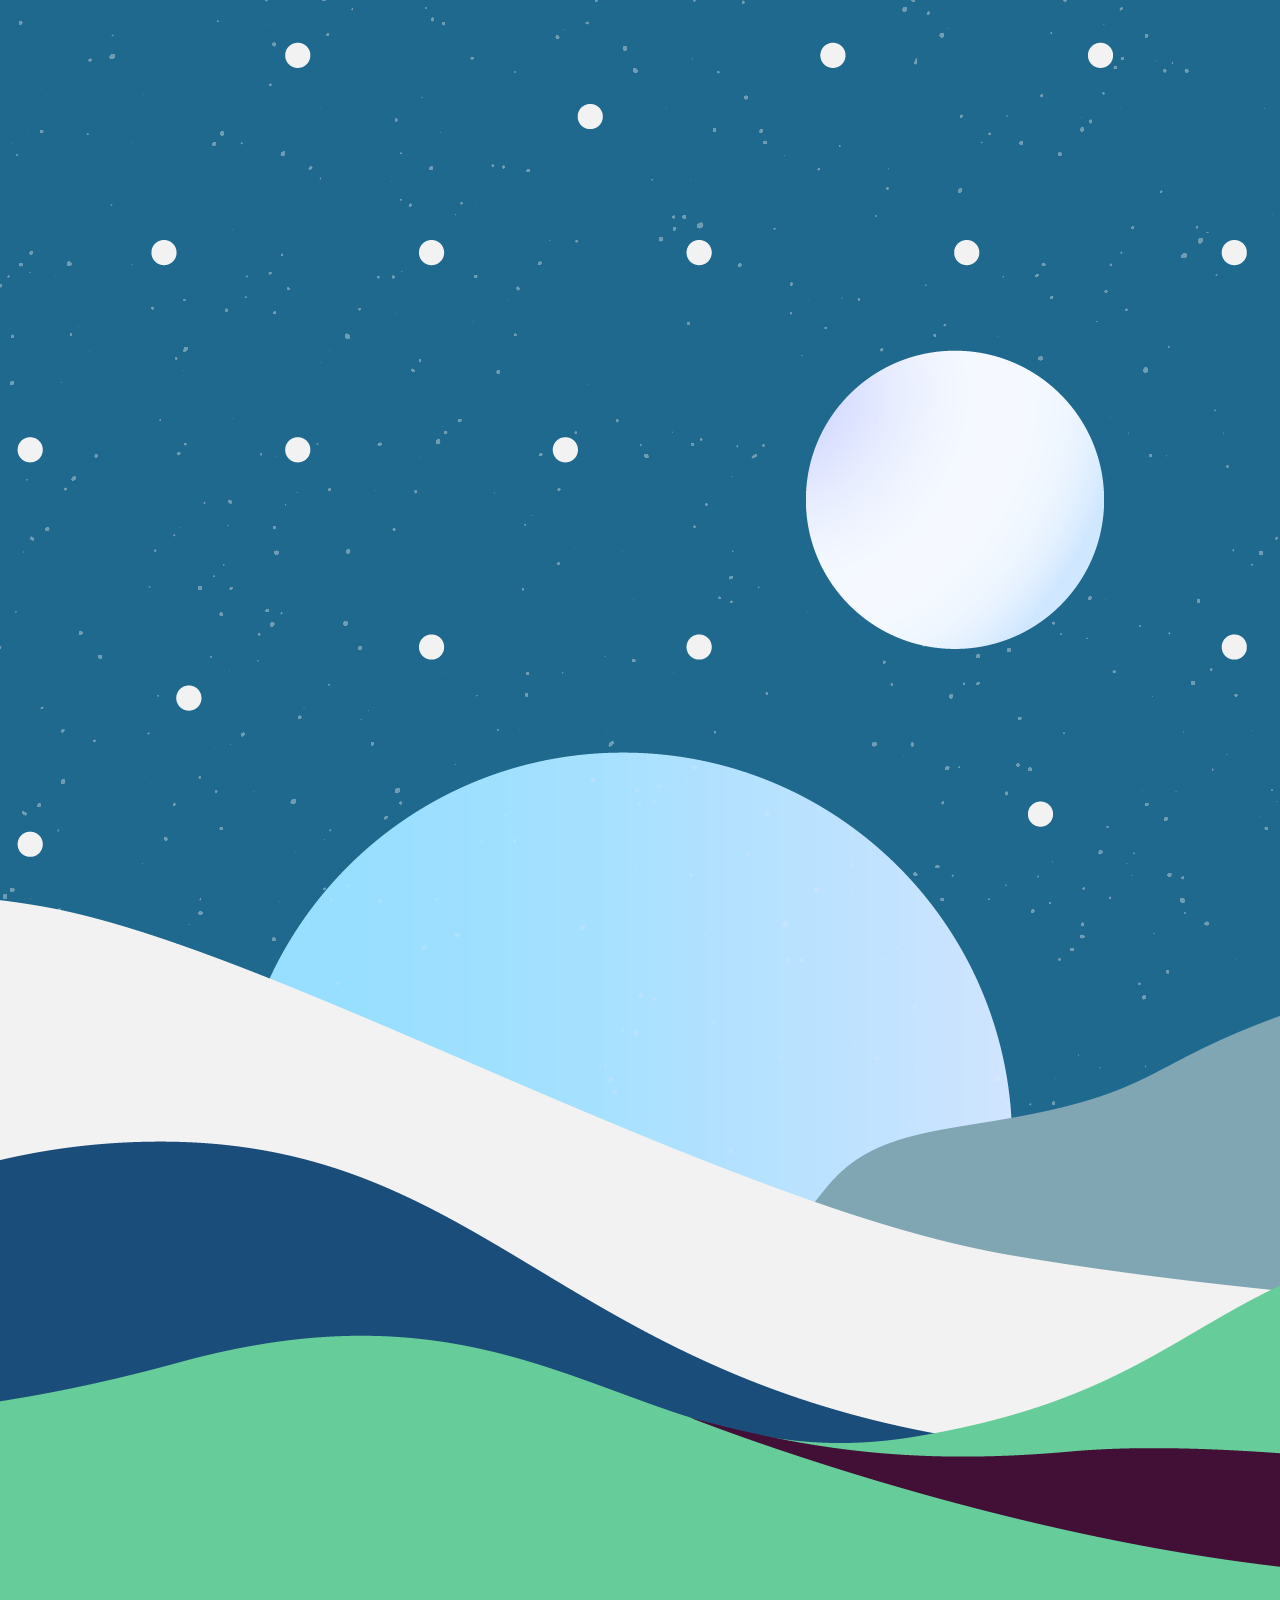
<file: les-22/index.html>
<!DOCTYPE html>
<html lang="nl-NL">
    <head>
        <meta charset="utf-8">
        <meta name="viewport" content="width=device-width, initial-scale=1.0">
        <meta name="author" content="SylJ">
        <meta name="description" content="Persoonlijke Bootstrap website">
        <meta name="keywords" content="bootstrap, homepage, home, welkom, welcome, gallerij, gallery">
        <title>SylJ NHAWebdesign | Les 22 - Bootstrap site</title>
        <link href="https://cdn.jsdelivr.net/npm/bootstrap@5.3.1/dist/css/bootstrap.min.css" rel="stylesheet" integrity="sha384-4bw+/aepP/YC94hEpVNVgiZdgIC5+VKNBQNGCHeKRQN+PtmoHDEXuppvnDJzQIu9" crossorigin="anonymous">
        <link href="https://fonts.googleapis.com/css2?family=Exo+2:wght@900&display=swap" rel="stylesheet">
        <link href="https://fonts.googleapis.com/css2?family=Bellota+Text:wght@300;400&display=swap" rel="stylesheet">
        <link href="https://fonts.googleapis.com/css2?family=Bungee+Shade&display=swap" rel="stylesheet">
        <link href="https://fonts.googleapis.com/css2?family=Grand+Hotel&display=swap" rel="stylesheet"> 
        <link rel="stylesheet" type="text/css" href="style.css">
    </head>
    <body class="h-100">
        <div class="container-sm">
            <header>
                <nav class="navbar navbar-expand-sm">
                    <div class="container">
                        <a class="navbar-brand" href="./">
                            <img src="media/images/logo_transparant.svg" alt="logo SylJ" class="d-inline-block align-text-top pe-4">
                            <span class="navbar-brand-title">SylJ | nha</span>
                        </a>
                        <button class="navbar-toggler" type="button" data-bs-toggle="collapse" data-bs-target="#navMenu" aria-controls="navMenu" aria-expanded="false" aria-label="Schakel navigatie aan/uit">
                            <span class="navbar-toggler-icon"></span>
                        </button>
                        <div class="collapse navbar-collapse justify-content-center" id="navMenu">
                            <ul class="navbar-nav">
                                <li class="nav-item"><a class="nav-link active" aria-current="page" href="./">HOME</a></li>
                                <li class="nav-item"><a class="nav-link" href="overmij.html">OVER MIJ</a></li>
                                <li class="nav-item"><a class="nav-link" href="contact.html">CONTACT</a></li>
                            </ul>
                        </div>
                    </div>
                </nav>
            </header>
            <main id="homepage">
                <section class="leader container-fluid d-flex justify-content-center py-5">
                    <article class="welcome-message">
                        <h1>Kom lekker binnen in<br>mijn Digitale WorkSpace!</h1>
                        <p class="lead">Neem een kijkje in een aantal werken van de collectie en kom ook achter mij als persoon zelf.<br>
                        Van werkervaring tot hobby's en meer, er is genoeg om te zien en te ontdekken.
                        </p>
                        <a href="overmij.html" role="button" class="btn btn-primary float-md-end"><strong>Ontdek meer</strong></a>
                    </article>
                </section>
                <section class="gallery row row-cols-1 row-cols-md-2 row-cols-lg-3 g-4">
                    <div class="col">
                        <div class="card">
                            <img src="media/images/logo_yvonjonckbloedt.webp" class="card-img-top" alt="Logo Yvon Jonckbloedt">
                            <div class="card-body">
                                <h5 class="card-title">Logo Yvon Jonckbloedt</h5>
                            </div>
                        </div>
                    </div>                  
                    <div class="col">
                        <div class="card">
                            <img src="media/images/logo_concept_merchandisefabriek.webp" class="card-img-top" alt="Logo concept De Merchandise Fabriek">
                            <div class="card-body">
                                <h5 class="card-title">Concept Logo De Merchandise Fabriek</h5>
                            </div>
                        </div>
                    </div>
                    <div class="col">
                        <div class="card">
                            <img src="media/images/logo_mixedart.webp" class="card-img-top" alt="Logo MixedArt">
                            <div class="card-body">
                                <h5 class="card-title">Logo MixedArt</h5>
                            </div>
                        </div>
                    </div>
                    <div class="col">
                        <div class="card">
                            <img src="media/images/logo_concept_mymindlab.webp" class="card-img-top" alt="Logo concept MyMindLab">
                            <div class="card-body">
                                <h5 class="card-title">Concept Logo MyMindLab</h5>
                            </div>
                        </div>
                    </div>
                    <div class="col">
                        <div class="card">
                            <img src="media/images/logo_kluschicks.webp" class="card-img-top" alt="Logo Kluschicks">
                            <div class="card-body">
                                <h5 class="card-title">Logo KlusChicks</h5>
                            </div>
                        </div>
                    </div>
                    <div class="col">
                        <div class="card">
                            <img src="media/images/abstract_moon_landscape.webp" class="card-img-top" alt="Abstract Moon Landscape illustration">
                            <div class="card-body">
                                <h5 class="card-title">Abstract Moon Landscape</h5>
                            </div>
                        </div>
                    </div>
                    <div class="col">
                        <div class="card">
                            <img src="media/images/abstract_space_planets.webp" class="card-img-top" alt="Abstract Planets in Space illustration">
                            <div class="card-body">
                                <h5 class="card-title">Abstract Planet in Space</h5>
                            </div>
                        </div>
                    </div>
                    <div class="col">
                        <div class="card">
                            <img src="media/images/planet_landscape.webp" class="card-img-top" alt="Abstract Planet Landscape illustration">
                            <div class="card-body">
                                <h5 class="card-title">Abstract Planet Landscape</h5>
                            </div>
                        </div>
                    </div>
                    <div class="col">
                        <div class="card">
                            <img src="media/images/space_robot.webp" class="card-img-top" alt="Abstract Space Robot illustration">
                            <div class="card-body">
                                <h5 class="card-title">Abstract Space Robot</h5>
                            </div>
                        </div>
                    </div>
                </section>
            </main>
            <footer><span>© sylj nhawebdesign | all rights reserved</span></footer>
        </div>
        <script src="https://cdn.jsdelivr.net/npm/bootstrap@5.3.1/dist/js/bootstrap.bundle.min.js" integrity="sha384-HwwvtgBNo3bZJJLYd8oVXjrBZt8cqVSpeBNS5n7C8IVInixGAoxmnlMuBnhbgrkm" crossorigin="anonymous"></script>
    </body>
</html>
</file>
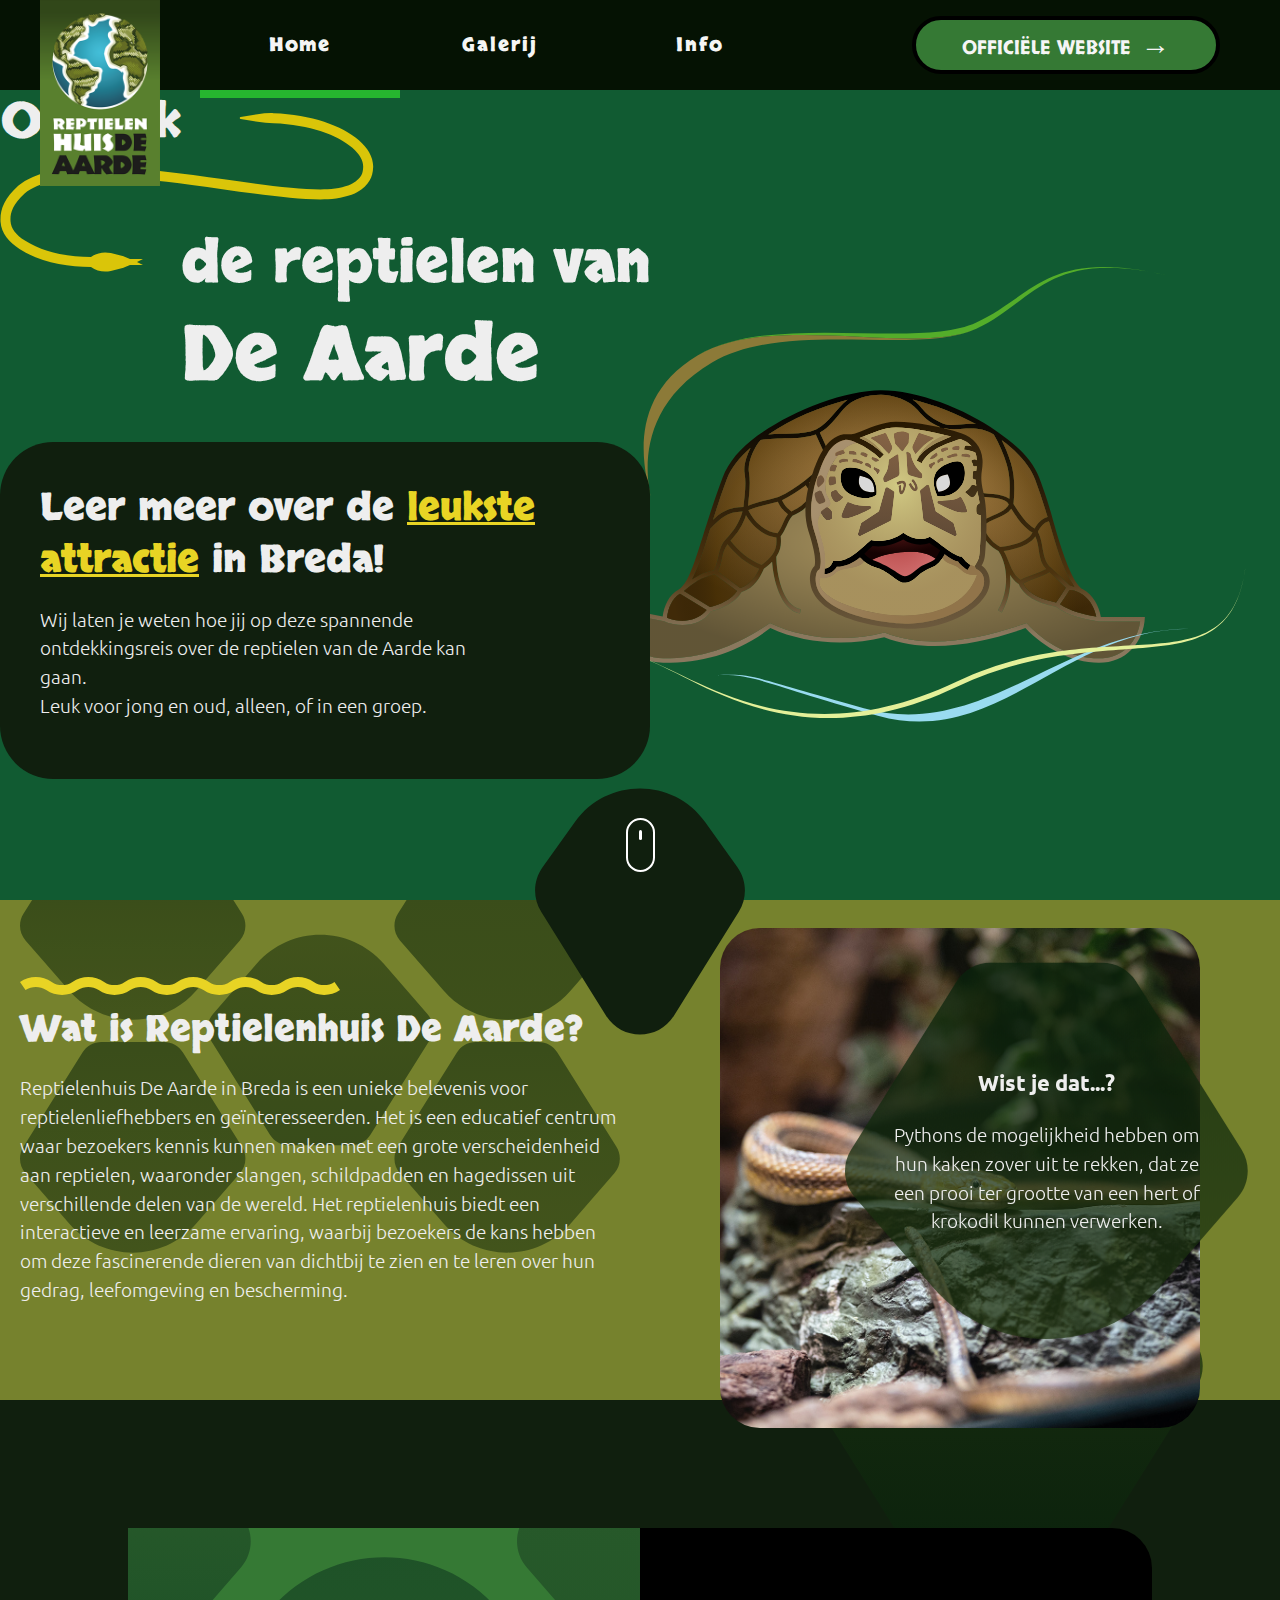
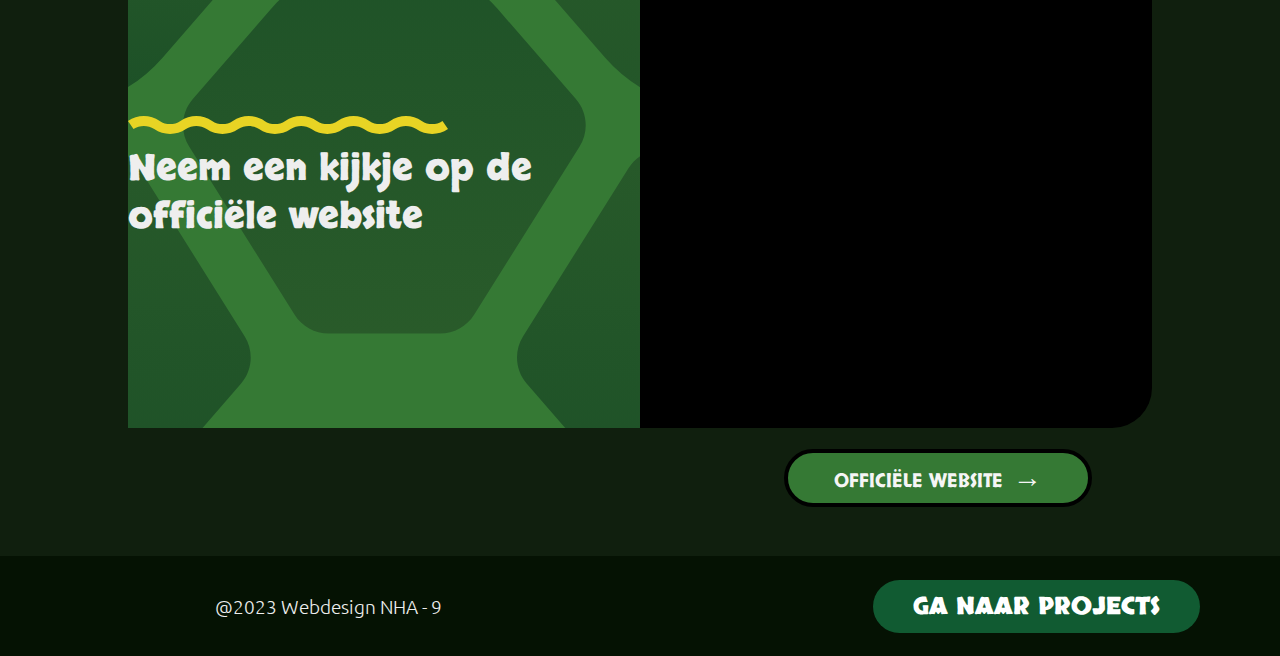
<file: les-9/index.html>
<!DOCTYPE html>
<html lang="nl-NL">
  <head>
    <meta charset="utf-8">
    <title>Onofficiële website van Reptielenhuis De Aarde - De spannendste attractie in Breda!</title>
    <meta name="description" content="Attractie in de omgeving van Breda">
    <meta name="author" content="S.E.J">
    <link href="https://fonts.googleapis.com/css2?family=Ubuntu:wght@300;700&display=swap" rel="stylesheet">
    <link href="https://fonts.googleapis.com/css2?family=Skranji:wght@700&display=swap" rel="stylesheet">
    <link href="style.css" rel="stylesheet">
  </head>
  <body class="bodyskin">    
    <header>
      <div class="logo-wrapper">
        <a href="../les-9/"
        ><img
        class="logo"
        title="Reptielenhuis de Aarde"
        src="media/images/logo_reptielenhuis_de_aarde.png"
        alt="Logo Reptielenhuis de Aarde"
        ></a>
      </div>
      <nav>
        <ul>
          <li><a href="index.html" class="active">Home</a></li>
          <li><a href="galerij.html">Galerij</a></li>
          <li><a href="info.html">Info</a></li>
        </ul>
      </nav>
      <a href="https://www.deaardebreda.nl/nl/home" class="officialredirect">
        <div class="linktext"><span>OFFICIËLE WEBSITE</span></div>
      </a>
    </header>
    <main id="home">
      <section class="hero-landing">
        <div class="hero-text">
          <h1 class="h1-row-one">Ontdek</h1>
          <svg xmlns="http://www.w3.org/2000/svg" width="374" height="159" viewBox="0 0 374 159" fill="none">
            <path fill-rule="evenodd" clip-rule="evenodd" d="M352.344 34.7106C337.857 22.1152 309.886 11.5204 273.514 10.1497C268.185 9.94885 262.855 9.57314 257.59 8.72398L240.621 5.98718C239.5 5.80638 239.5 4.19352 240.621 4.0127L257.589 1.27576C262.855 0.426451 268.183 -0.0488367 273.513 0.143315C311.532 1.51393 342.105 12.5572 358.906 27.164C367.877 34.9634 373.549 44.3779 373.152 54.3471C372.748 64.4979 369.041 72.2249 357.445 79.1013C350.964 82.9446 338.73 85.7912 328.047 86.2855C317.194 86.7876 304.2 86.1191 289.877 84.7748C269.699 82.8811 246.463 79.5999 222.342 76.1939C212.274 74.7722 202.052 73.3287 191.834 71.9553C156.969 67.2692 122.034 63.3789 92.4609 63.7027C77.6821 63.8645 64.4161 65.0791 53.2655 67.7011C42.083 70.3306 30.9155 74.8817 24.8946 80.3005C11.5878 92.2765 10.0974 101.167 10.5296 108.217C10.9581 115.209 15.8193 121.764 24.8946 127.609C43.0886 139.326 67.2568 144 90.9999 144C96.7137 139.873 103.943 138.443 110.798 140.082L122.58 142.9C122.86 142.966 123.133 143.057 123.397 143.17L130 146H143L137 149L143 152H130L123.397 154.83C123.133 154.943 122.86 155.034 122.58 155.1L110.798 157.918C103.943 159.557 96.7137 158.127 90.9999 154C66.2429 154 39.9111 149.174 19.4801 136.016C9.24287 129.423 1.26035 120.446 0.548299 108.829C-0.160178 97.27 4.01168 85.6414 18.2049 72.8675C25.934 65.9113 38.8855 60.8097 50.9765 57.9666C63.0993 55.116 77.1614 53.8696 92.3514 53.7033C122.715 53.3709 158.281 57.3556 193.166 62.0444C203.562 63.4418 213.889 64.9 224.011 66.3295C248.018 69.7196 270.878 72.9478 290.811 74.8186C304.956 76.1461 317.416 76.7667 327.585 76.2962C337.926 75.8178 348.075 73.0317 352.344 70.5C362.249 64.6263 362.939 59.5017 363.16 53.9494C363.388 48.2155 360.123 41.4737 352.344 34.7106Z" fill="#DAC509"/>
          </svg>
          <h1 class="h1-row-two">de reptielen van</h1>
          <h1 class="h1-row-three">De Aarde</h1>
        </div>
        <article class="subtext">
          <h2>Leer meer over de <u>leukste attractie</u> in Breda!</h2>
          <p>Wij laten je weten hoe jij op deze spannende ontdekkingsreis over de reptielen van de Aarde kan gaan.<br>
            Leuk voor jong en oud, alleen, of in een groep.
          </p>
        </article>
        <div class="content-transition">
          <div class="scroll"></div>
          <img src="media/images/scalegraphic1.svg" alt="">
        </div>
      </section>
      <section class="information">
        <div class="content-left-container">
            <article class="full-description">
              <header>
                <img class="squiggle" src="media/images/squiggle.svg" alt="">
                <h2 class="headertext">Wat is Reptielenhuis De Aarde?</h2>
              </header>
              <p>
                Reptielenhuis De Aarde in Breda is een unieke belevenis voor
                reptielenliefhebbers en geïnteresseerden. Het is een educatief centrum
                waar bezoekers kennis kunnen maken met een grote verscheidenheid aan
                reptielen, waaronder slangen, schildpadden en hagedissen uit
                verschillende delen van de wereld. Het reptielenhuis biedt een
                interactieve en leerzame ervaring, waarbij bezoekers de kans hebben om
                deze fascinerende dieren van dichtbij te zien en te leren over hun
                gedrag, leefomgeving en bescherming.
              </p>
            </article>
            <img class="reptilescales1" src="media/images/scalesgraphic2.svg" alt="">
        </div>
        <div class="content-right-container">
          <img class="image-frame" src="media/images/slang1.jpg" height="500" alt="">
          <img class="reptilescales2" src="media/images/scalesgraphic3.svg" alt="">
          <aside>
            <article>
              <h3>Wist je dat...?</h3>
              <p>Pythons de mogelijkheid hebben om hun kaken zover uit te rekken, dat ze een prooi ter grootte van een hert of
                krokodil kunnen verwerken.
              </p>
            </article>
          </aside>
        </div>
      </section>
      <section class="website-preview">
        <div class="content-left-container">
          <header>
            <img class="squiggle" src="media/images/squiggle.svg" alt="">
            <h2 class="headertext">Neem een kijkje op de officiële website</h2>
          </header>
        </div>
        <div class="content-right-container">
          <iframe src="https://www.deaardebreda.nl/nl/home" title="Site De Aarde" height="500"></iframe>
        </div>
        <aside>
          <a href="https://www.deaardebreda.nl/nl/home" class="officialredirect">
            <div class="linktext"><span>OFFICIËLE WEBSITE</span></div>
          </a>
        </aside>
      </section>
    </main>
    <footer>
      <span>@2023 Webdesign NHA - 9</span>
      <a class="button-projectlink" href="../">
        <div class="button">
            <span>GA NAAR PROJECTS</span>
        </div>
      </a>
    </footer>
  </body>
</html>
</file>
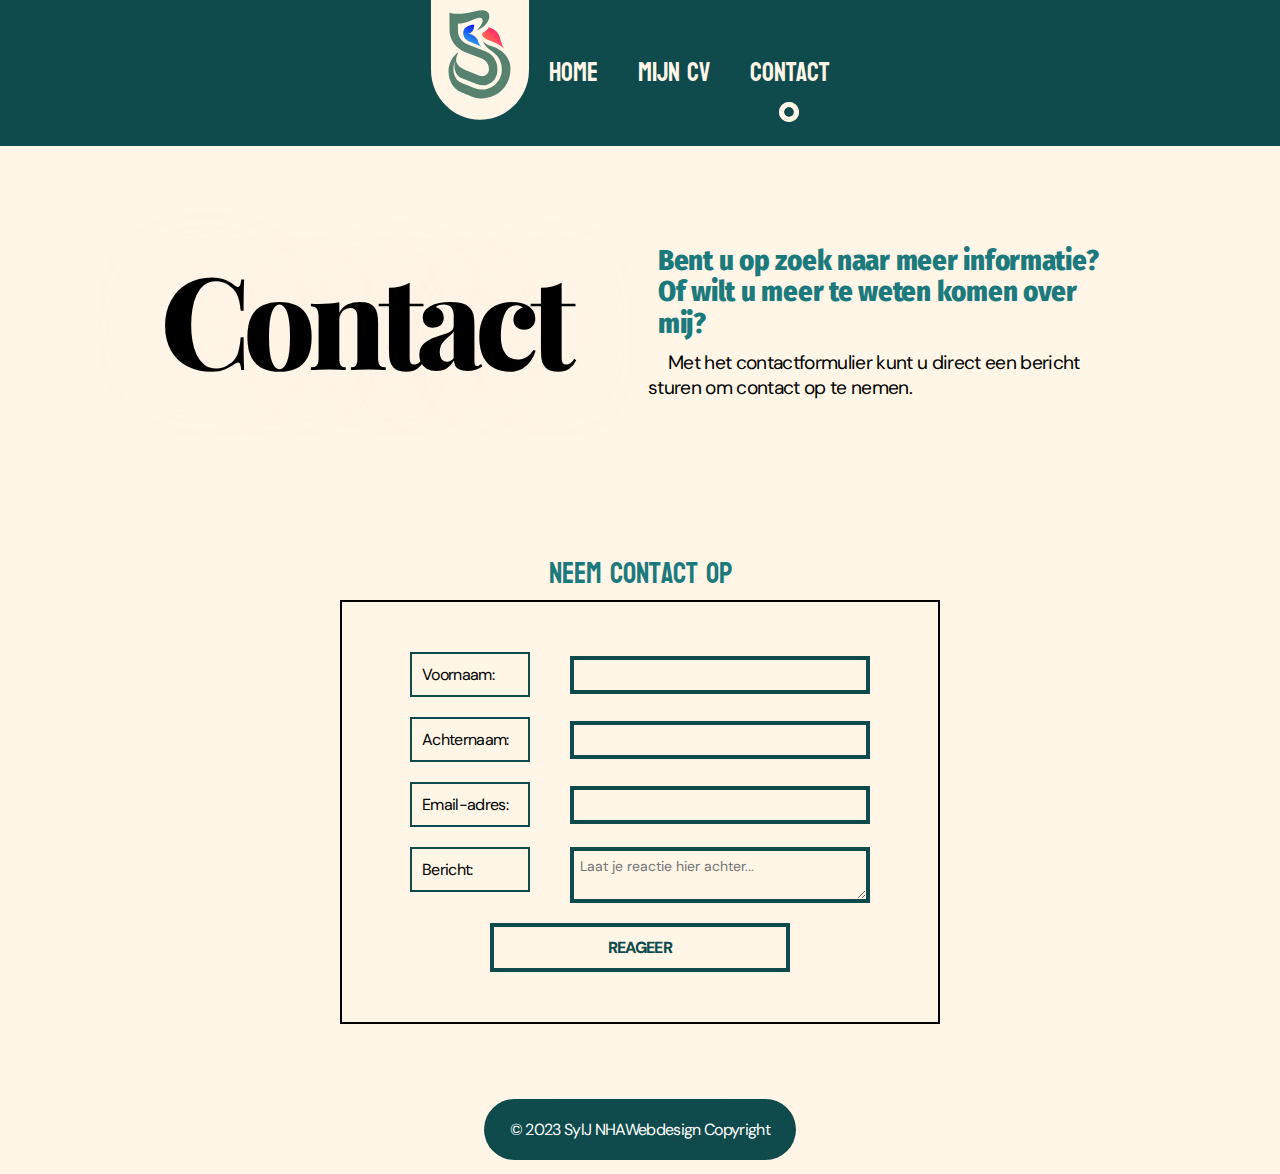
<file: les-15/contact.html>
<!DOCTYPE html>
<html lang="nl-NL">
    <head>
        <meta charset="utf-8">
        <meta name="description" content="Kom alles te weten over mij en mijn CV">
        <meta name="author" content="SylJ">
        <title>Contact | SylJ - NHAWebdesign</title>
        <link href="style.css" rel="stylesheet">
        <link href="https://fonts.googleapis.com/css2?family=Koulen&display=swap" rel="stylesheet">
        <link href="https://fonts.googleapis.com/css2?family=DM+Sans:opsz,wght@9..40,400;9..40,500;9..40,800;9..40,1000&display=swap" rel="stylesheet"> 
        <link href="https://fonts.googleapis.com/css2?family=Playfair+Display:ital,wght@0,400;0,700;0,800;1,400;1,700;1,800&display=swap" rel="stylesheet">
        <link href="https://fonts.googleapis.com/css2?family=Fira+Sans+Condensed:wght@900&display=swap" rel="stylesheet"> 
    </head>
    <body>
        <header>
            <nav>
                <div class="logo-wrapper">
                    <a href="../les-15/"><img class="logo" src="media/images/logo.svg"></a>
                </div>
                <ul>
                    <li><a href="../les-15/">Home</a>
                    </li><li><a href="mijncv.html">Mijn CV</a>
                    </li><li class="current"><a href="contact.html">Contact</a></li>
                    <svg class="page-marker" width="20" height="20" viewBox="0 0 20 20" fill="none" xmlns="http://www.w3.org/2000/svg">
                        <circle cx="10" cy="10" r="7.5" stroke="#FFF6E8" stroke-width="5"></circle>
                    </svg>
                    <svg class="current-marker" width="20" height="20" viewBox="0 0 20 20" fill="none" xmlns="http://www.w3.org/2000/svg">
                        <circle cx="10" cy="10" r="7.5" stroke="#FFF6E8" stroke-width="5"></circle>
                    </svg>
                </ul>
            </nav>
        </header>
        <main>
            <section id="title-header">
                <header class="heading-lead">
                    <h1>Contact</h1>
                </header>
                <article class="intro-text">
                    <h4>
                        Bent u op zoek naar meer informatie? Of wilt u meer te weten komen over mij?
                    </h4>
                    <span>Met het contactformulier kunt u direct een bericht sturen om contact op te nemen.</span>
                </article>
            </section>
            <section class="block-content">
                <h3>Neem contact op</h3>
                <form id="contactform" action="https://formspree.io/f/xleyjqgo" method="POST" enctype="multipart/form-data">
                    <div class="form-input-row form-fname-row">
                        <label for="fname">Voornaam:</label>
                        <input class="fname" type="text" />
                    </div>
                    <div class="form-input-row form-lname-row">
                        <label for="lname">Achternaam:</label>
                        <input class="lname" type="text" />
                    </div>
                    <div class="form-input-row form-email-row">
                        <label for="email">Email-adres:</label>
                        <input class="email" type="email" />
                    </div>
                    <div class="form-input-row form-message-row">
                        <label for="message">Bericht:</label>
                        <textarea class="message" placeholder="Laat je reactie hier achter..." required></textarea>
                    </div>
                    <button>Reageer</button>
                </form>
            </section>
        </main>
        <footer>
            <span class="copyright">© 2023 SylJ NHAWebdesign Copyright</span>
        </footer>
    </body>
</html>
</file>
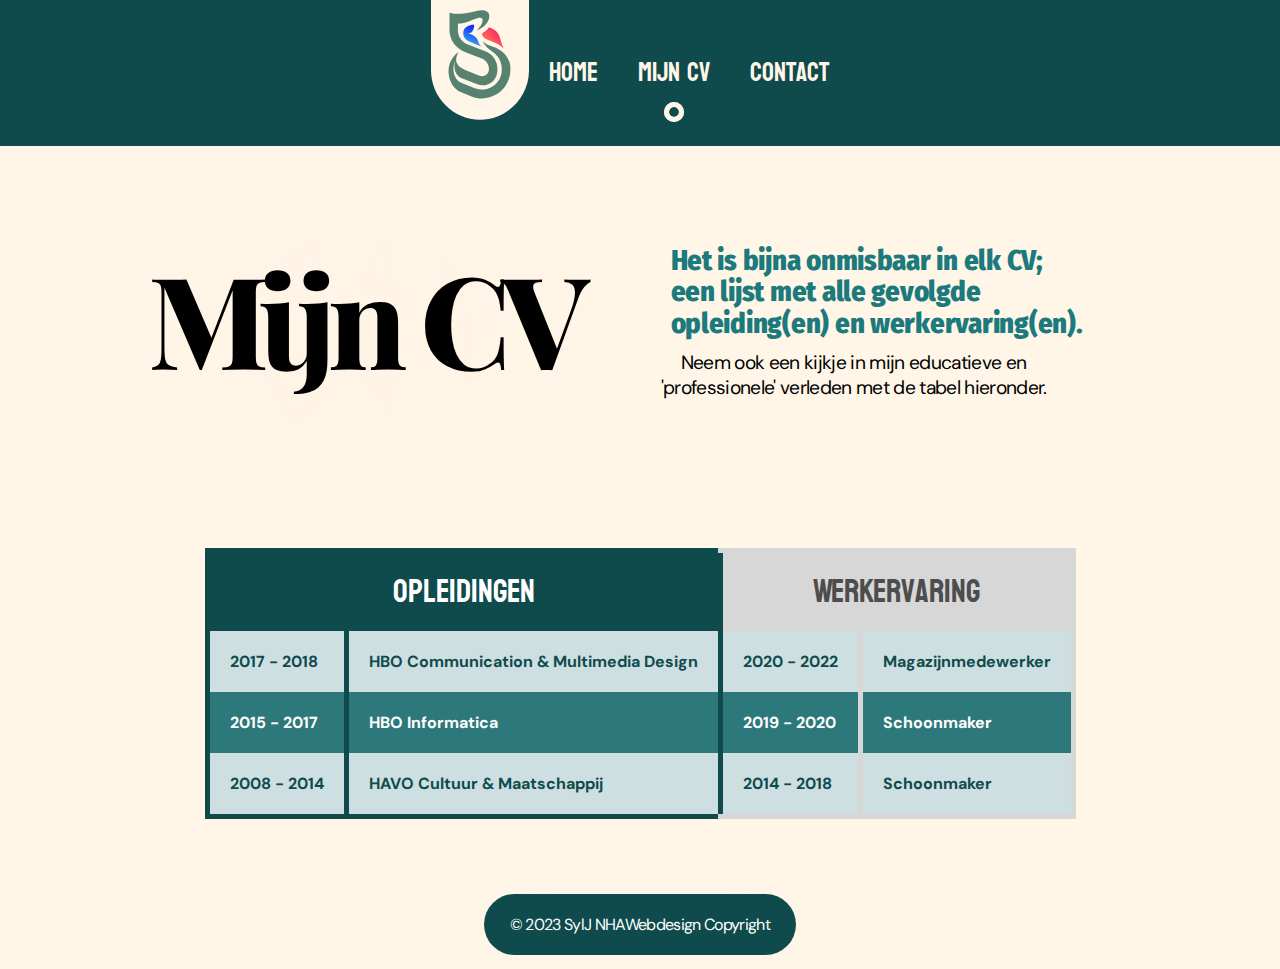
<file: les-15/mijncv.html>
<!DOCTYPE html>
<html lang="nl-NL">
    <head>
        <meta charset="utf-8">
        <meta name="description" content="Kom alles te weten over mij en mijn CV">
        <meta name="author" content="SylJ">
        <title>Mijn CV | SylJ - NHAWebdesign</title>
        <link href="style.css" rel="stylesheet">
        <link href="https://fonts.googleapis.com/css2?family=Koulen&display=swap" rel="stylesheet">
        <link href="https://fonts.googleapis.com/css2?family=DM+Sans:opsz,wght@9..40,400;9..40,500;9..40,800;9..40,1000&display=swap" rel="stylesheet"> 
        <link href="https://fonts.googleapis.com/css2?family=Playfair+Display:ital,wght@0,400;0,700;0,800;1,400;1,700;1,800&display=swap" rel="stylesheet">
        <link href="https://fonts.googleapis.com/css2?family=Fira+Sans+Condensed:wght@900&display=swap" rel="stylesheet"> 
    </head>
    <body>
        <header>
            <nav>
                <div class="logo-wrapper">
                    <a href="../les-15/"><img class="logo" src="media/images/logo.svg"></a>
                </div>
                <ul>
                    <li><a href="../les-15/">Home</a>
                    </li><li class="current"><a href="mijncv.html">Mijn CV</a>
                    </li><li><a href="contact.html">Contact</a></li>
                    <svg class="page-marker" width="20" height="20" viewBox="0 0 20 20" fill="none" xmlns="http://www.w3.org/2000/svg">
                        <circle cx="10" cy="10" r="7.5" stroke="#FFF6E8" stroke-width="5"></circle>
                    </svg>
                    <svg class="current-marker" width="20" height="20" viewBox="0 0 20 20" fill="none" xmlns="http://www.w3.org/2000/svg">
                        <circle cx="10" cy="10" r="7.5" stroke="#FFF6E8" stroke-width="5"></circle>
                    </svg>
                </ul>
            </nav>
        </header>
        <main>
            <section id="title-header">
                <header class="heading-lead">
                    <h1>Mijn CV</h1>
                </header>
                <article class="intro-text">
                    <h4>
                        Het is bijna onmisbaar in elk CV;<br>
                        een lijst met  alle gevolgde opleiding(en) en werkervaring(en).
                    </h4>
                    <span>Neem ook een kijkje in mijn educatieve en 'professionele' verleden met de tabel hieronder.</span>
                </article>
            </section>
            <section class="block-content">
                <table id="education-experience">
                    <colgroup>
                        <col span="2" class="education" />
                        <col span="2" class="experience" />
                    </colgroup>
                    <thead>
                        <tr>
                            <th colspan="2">Opleidingen</th>
                            <th colspan="2">Werkervaring</th>
                        </tr>
                    </thead>
                    <tbody>
                        <tr>
                            <td>2017 - 2018</td>
                            <td>HBO Communication & Multimedia Design</td>
                            <td>2020 - 2022</td>
                            <td>Magazijnmedewerker</td>
                        </tr>
                        <tr>
                            <td>2015 - 2017</td>
                            <td>HBO Informatica</td>
                            <td>2019 - 2020</td>
                            <td>Schoonmaker</td>
                        </tr>
                        <tr>
                            <td>2008 - 2014</td>
                            <td>HAVO Cultuur & Maatschappij</td>
                            <td>2014 - 2018</td>
                            <td>Schoonmaker</td>
                        </tr>
                    </tbody>
                </table>
            </section>
        </main>
        <footer>
            <span class="copyright">© 2023 SylJ NHAWebdesign Copyright</span>
        </footer>
    </body>
</html>
</file>
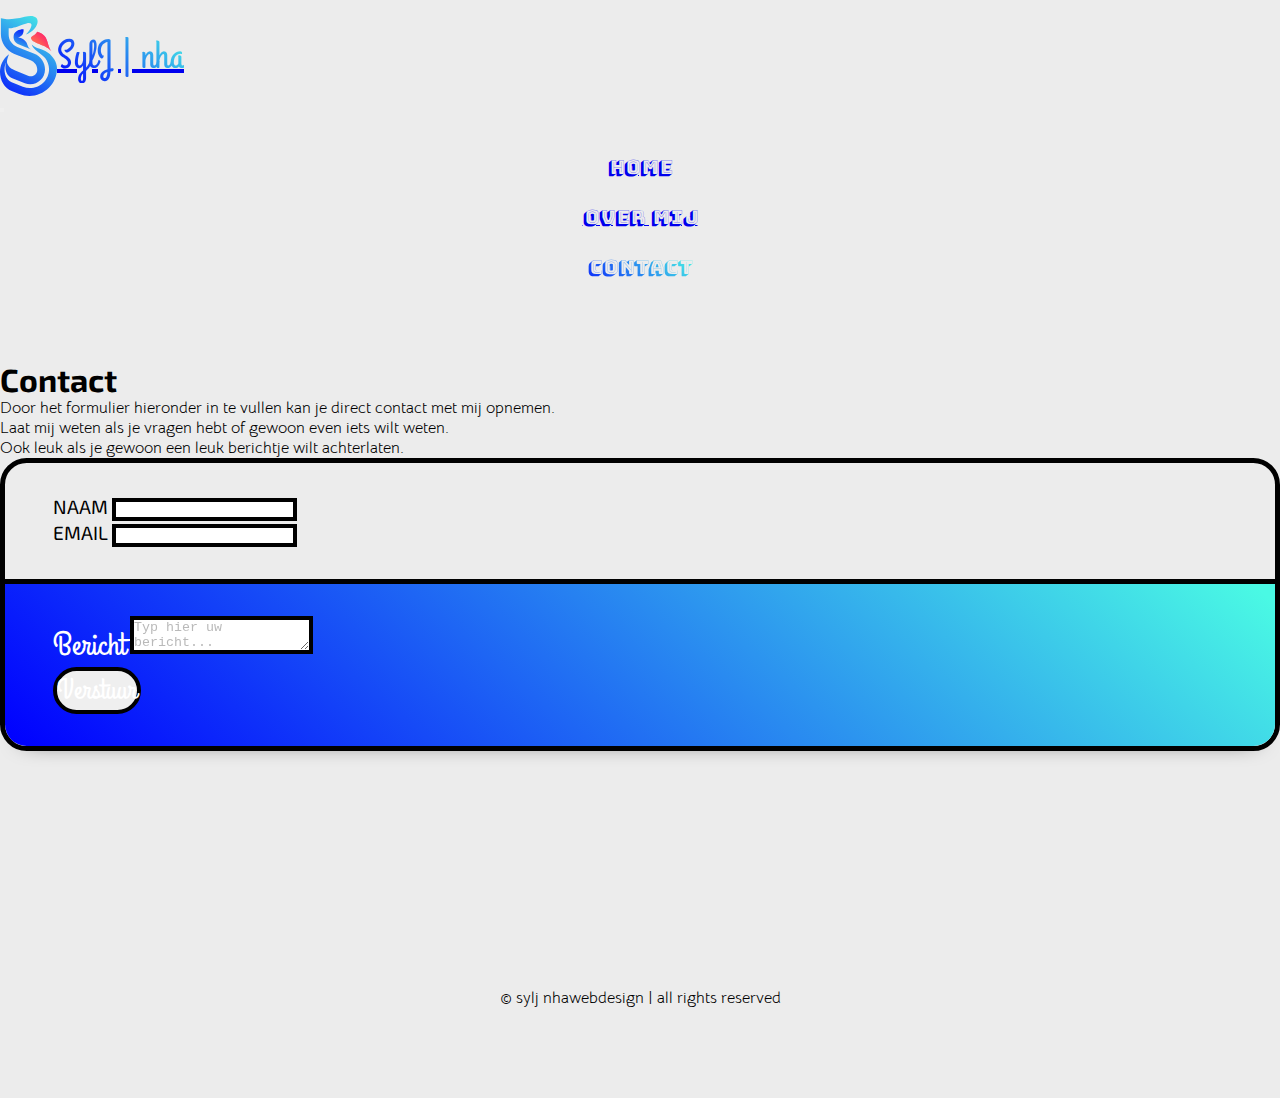
<file: les-22/contact.html>
<!DOCTYPE html>
<html lang="nl-NL">
    <head>
        <meta charset="utf-8">
        <meta name="viewport" content="width=device-width, initial-scale=1.0">
        <meta name="author" content="SylJ">
        <meta name="description" content="Kom in contact met SylJ">
        <meta name="keywords" content="contact, socials, feedback, reactie">
        <title>Contact | Sylj NHA Webdesign</title>
        <link href="https://cdn.jsdelivr.net/npm/bootstrap@5.3.1/dist/css/bootstrap.min.css" rel="stylesheet" integrity="sha384-4bw+/aepP/YC94hEpVNVgiZdgIC5+VKNBQNGCHeKRQN+PtmoHDEXuppvnDJzQIu9" crossorigin="anonymous">
        <link href="https://fonts.googleapis.com/css2?family=Exo+2:wght@900&display=swap" rel="stylesheet">
        <link href="https://fonts.googleapis.com/css2?family=Bellota+Text:wght@300;400&display=swap" rel="stylesheet">
        <link href="https://fonts.googleapis.com/css2?family=Bungee+Shade&display=swap" rel="stylesheet">
        <link href="https://fonts.googleapis.com/css2?family=Grand+Hotel&display=swap" rel="stylesheet"> 
        <link rel="stylesheet" type="text/css" href="style.css">
    </head>
    <body class="h-100">
        <div class="container-sm">
            <header>
                <nav class="navbar navbar-expand-sm">
                    <div class="container">
                        <a class="navbar-brand" href="./">
                            <img src="media/images/logo_transparant.svg" alt="logo SylJ" class="d-inline-block align-text-top pe-4">
                            <span class="navbar-brand-title">SylJ | nha</span>
                        </a>
                        <button class="navbar-toggler" type="button" data-bs-toggle="collapse" data-bs-target="#navMenu" aria-controls="navMenu" aria-expanded="false" aria-label="Schakel navigatie aan/uit">
                            <span class="navbar-toggler-icon"></span>
                        </button>
                        <div class="collapse navbar-collapse justify-content-center" id="navMenu">
                            <ul class="navbar-nav">
                                <li class="nav-item"><a class="nav-link" aria-current="page" href="./">HOME</a></li>
                                <li class="nav-item"><a class="nav-link" href="overmij.html">OVER MIJ</a></li>
                                <li class="nav-item"><a class="nav-link active" href="contact.html">CONTACT</a></li>
                            </ul>
                        </div>
                    </div>
                </nav>
            </header>
            <main id="contactpage">
                <section class="leader container-fluid d-flex justify-content-center py-5">
                    <article class="leader-message px-2">
                        <h1>Contact</h1>
                        <p class="lead">Door het formulier hieronder in te vullen kan je direct contact met mij opnemen.<br>
                        Laat mij weten als je vragen hebt of gewoon even iets wilt weten.</p>
                        <p class="lead">
                        Ook leuk als je gewoon een leuk berichtje wilt achterlaten.  
                        </p>
                    </article>
                </section>
                <section class="content container-fluid justify-content-center py-5">
                    <div class="container-md d-flex justify-content-center pe-4">
                        <form id="contactForm" action="https://formspree.io/f/xleyjqgo" method="POST" enctype="multipart/form-data">
                            <div class="col">
                                <div class="mb-3">
                                    <label for="nameInput" class="form-label">NAAM</label>
                                    <input class="form-control" type="text" id="nameInput" />
                                </div>
                                <div class="mb-3">
                                    <label for="emailInput" class="form-label">EMAIL</label>
                                    <input class="form-control" type="email" id="emailInput" />
                                </div>
                            </div>
                            <div class="message-container col px-5">
                                <div class="mb-3">
                                    <label for="messageInput" class="form-label d-flex justify-content-center" aria-required="true">Bericht</label>
                                    <textarea id="messageInput" class="form-control" placeholder="Typ hier uw bericht..." required></textarea>
                                </div>
                                <button type="submit" class="btn form-btn d-flex justify-content-center">Verstuur</button>
                            </div>
                        </form>
                    </div>
                </section>
            </main>
            <footer><span>© sylj nhawebdesign | all rights reserved</span></footer>
        </div>
        <script src="https://cdn.jsdelivr.net/npm/bootstrap@5.3.1/dist/js/bootstrap.bundle.min.js" integrity="sha384-HwwvtgBNo3bZJJLYd8oVXjrBZt8cqVSpeBNS5n7C8IVInixGAoxmnlMuBnhbgrkm" crossorigin="anonymous"></script>
    </body>
</html>
</file>
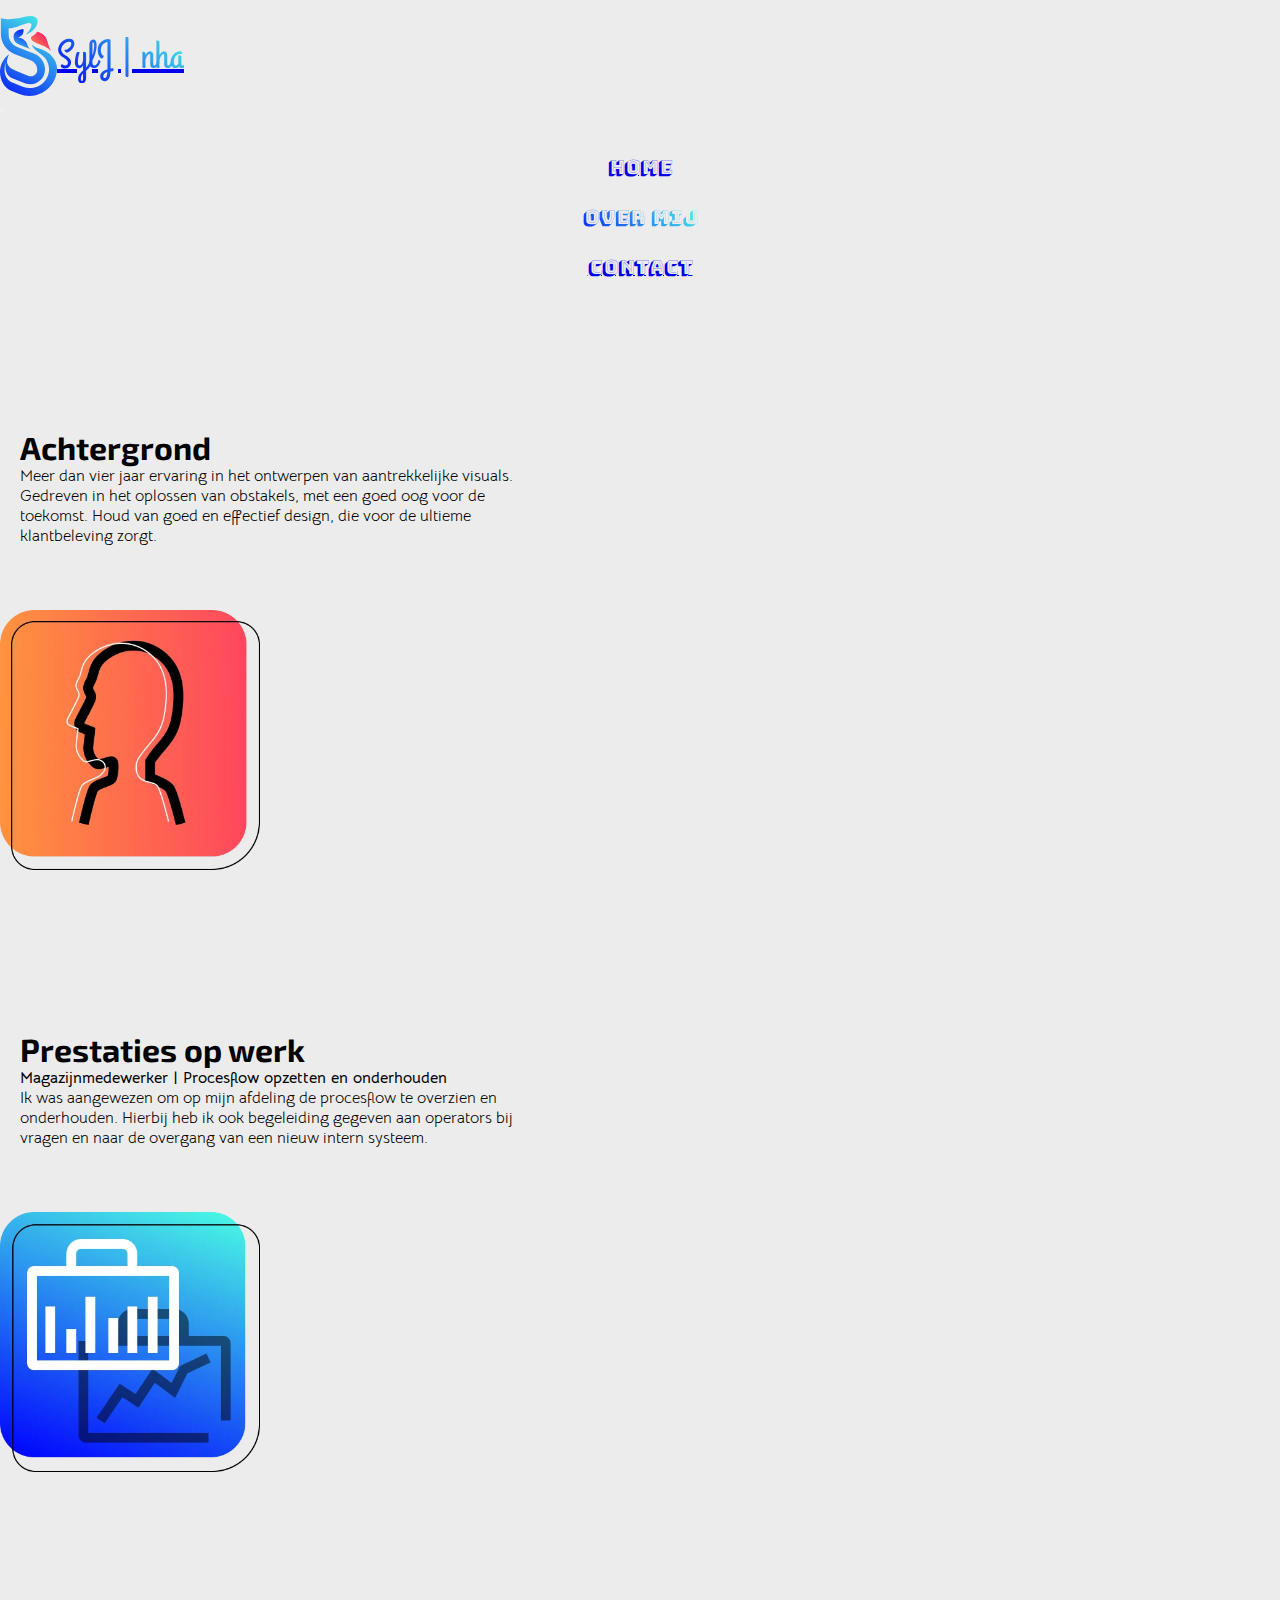
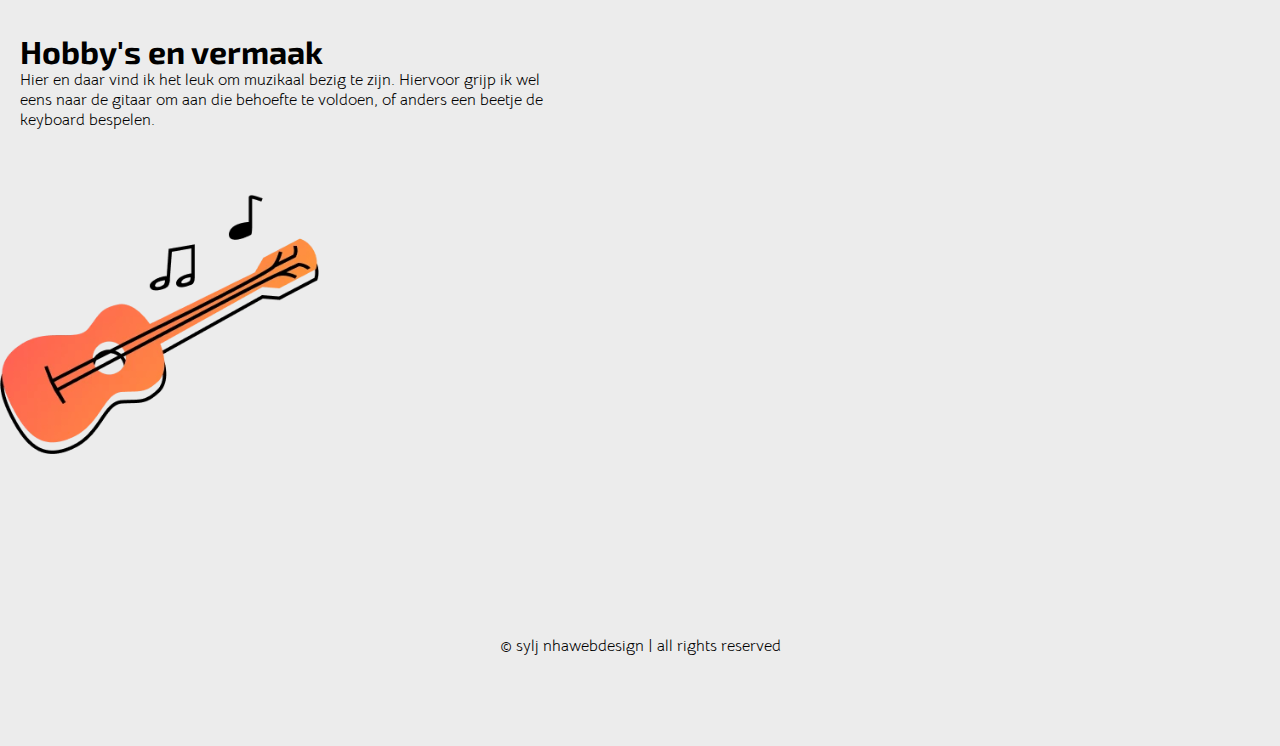
<file: les-22/overmij.html>
<!DOCTYPE html>
<html lang="nl-NL">
    <head>
        <meta charset="utf-8">
        <meta name="viewport" content="width=device-width, initial-scale=1.0">
        <meta name="author" content="SylJ">
        <meta name="description" content="Kom meer te weten over SylJ">
        <meta name="keywords" content="bootstrap, over mij, about, werkervaring, work experience, hobby's, hobbies">
        <title>Over mij | Werkervaring, hobby's | Sylj NHA Webdesign</title>
        <link href="https://cdn.jsdelivr.net/npm/bootstrap@5.3.1/dist/css/bootstrap.min.css" rel="stylesheet" integrity="sha384-4bw+/aepP/YC94hEpVNVgiZdgIC5+VKNBQNGCHeKRQN+PtmoHDEXuppvnDJzQIu9" crossorigin="anonymous">
        <link href="https://fonts.googleapis.com/css2?family=Exo+2:wght@900&display=swap" rel="stylesheet">
        <link href="https://fonts.googleapis.com/css2?family=Bellota+Text:wght@300;400&display=swap" rel="stylesheet">
        <link href="https://fonts.googleapis.com/css2?family=Bungee+Shade&display=swap" rel="stylesheet">
        <link href="https://fonts.googleapis.com/css2?family=Grand+Hotel&display=swap" rel="stylesheet"> 
        <link rel="stylesheet" type="text/css" href="style.css">
    </head>
    <body class="h-100">
        <div class="container-sm">
            <header>
                <nav class="navbar navbar-expand-sm">
                    <div class="container">
                        <a class="navbar-brand" href="./">
                            <img src="media/images/logo_transparant.svg" alt="logo SylJ" class="d-inline-block align-text-top pe-4">
                            <span class="navbar-brand-title">SylJ | nha</span>
                        </a>
                        <button class="navbar-toggler" type="button" data-bs-toggle="collapse" data-bs-target="#navMenu" aria-controls="navMenu" aria-expanded="false" aria-label="Schakel navigatie aan/uit">
                            <span class="navbar-toggler-icon"></span>
                        </button>
                        <div class="collapse navbar-collapse justify-content-center" id="navMenu">
                            <ul class="navbar-nav">
                                <li class="nav-item"><a class="nav-link" aria-current="page" href="./">HOME</a></li>
                                <li class="nav-item"><a class="nav-link active" href="overmij.html">OVER MIJ</a></li>
                                <li class="nav-item"><a class="nav-link" href="contact.html">CONTACT</a></li>
                            </ul>
                        </div>
                    </div>
                </nav>
            </header>
            <main id="aboutpage">
                <section class="content py-5">
                    <div class="container">
                        <div class="row justify-content-evenly">
                            <article class="article-profile col-md-8">
                                <h1>Achtergrond</h1>
                                <p class="lead">Meer dan vier jaar ervaring in het ontwerpen van aantrekkelijke visuals.
                                    Gedreven in het oplossen van obstakels, met een goed oog voor de toekomst.
                                    Houd van goed en effectief design, die voor de ultieme klantbeleving zorgt.
                                </p>
                            </article>
                            <img class="col-md-4" src="media/images/img_profile_background.webp" alt="Profiel en Persoonlijke achtergrond illustratie">
                        </div>
                        <div class="row justify-content-evenly">
                            <article class="article-work col-md-8">
                                <h1>Prestaties op werk</h1>
                                <p class="lead"><strong>Magazijnmedewerker | Procesflow opzetten en onderhouden</strong><br>
                                    Ik was aangewezen om op mijn afdeling de procesflow te overzien en onderhouden.
                                    Hierbij heb ik ook begeleiding gegeven aan operators bij vragen en naar de overgang van een nieuw intern systeem.
                                </p>
                            </article>
                            <img class="col-md-4" src="media/images/img_workperformance.webp" alt="Werkprestatie illustratie">
                        </div>
                        <div class="row justify-content-center">
                            <article class="article-hobby col-md-8">
                                <h1>Hobby's en vermaak</h1>
                                <p class="lead">Hier en daar vind ik het leuk om muzikaal bezig te zijn. Hiervoor grijp ik wel eens naar de gitaar om aan die behoefte te voldoen, of anders een beetje de keyboard bespelen. 
                                </p>
                            </article>
                            <img class="col-md-4" src="media/images/img_hobby_gitaar.webp" alt="Gitaar illustratie">
                        </div>
                    </div>
                </section>
            </main>
            <footer><span>© sylj nhawebdesign | all rights reserved</span></footer>
        </div>
        <script src="https://cdn.jsdelivr.net/npm/bootstrap@5.3.1/dist/js/bootstrap.bundle.min.js" integrity="sha384-HwwvtgBNo3bZJJLYd8oVXjrBZt8cqVSpeBNS5n7C8IVInixGAoxmnlMuBnhbgrkm" crossorigin="anonymous"></script>
    </body>
</html>
</file>
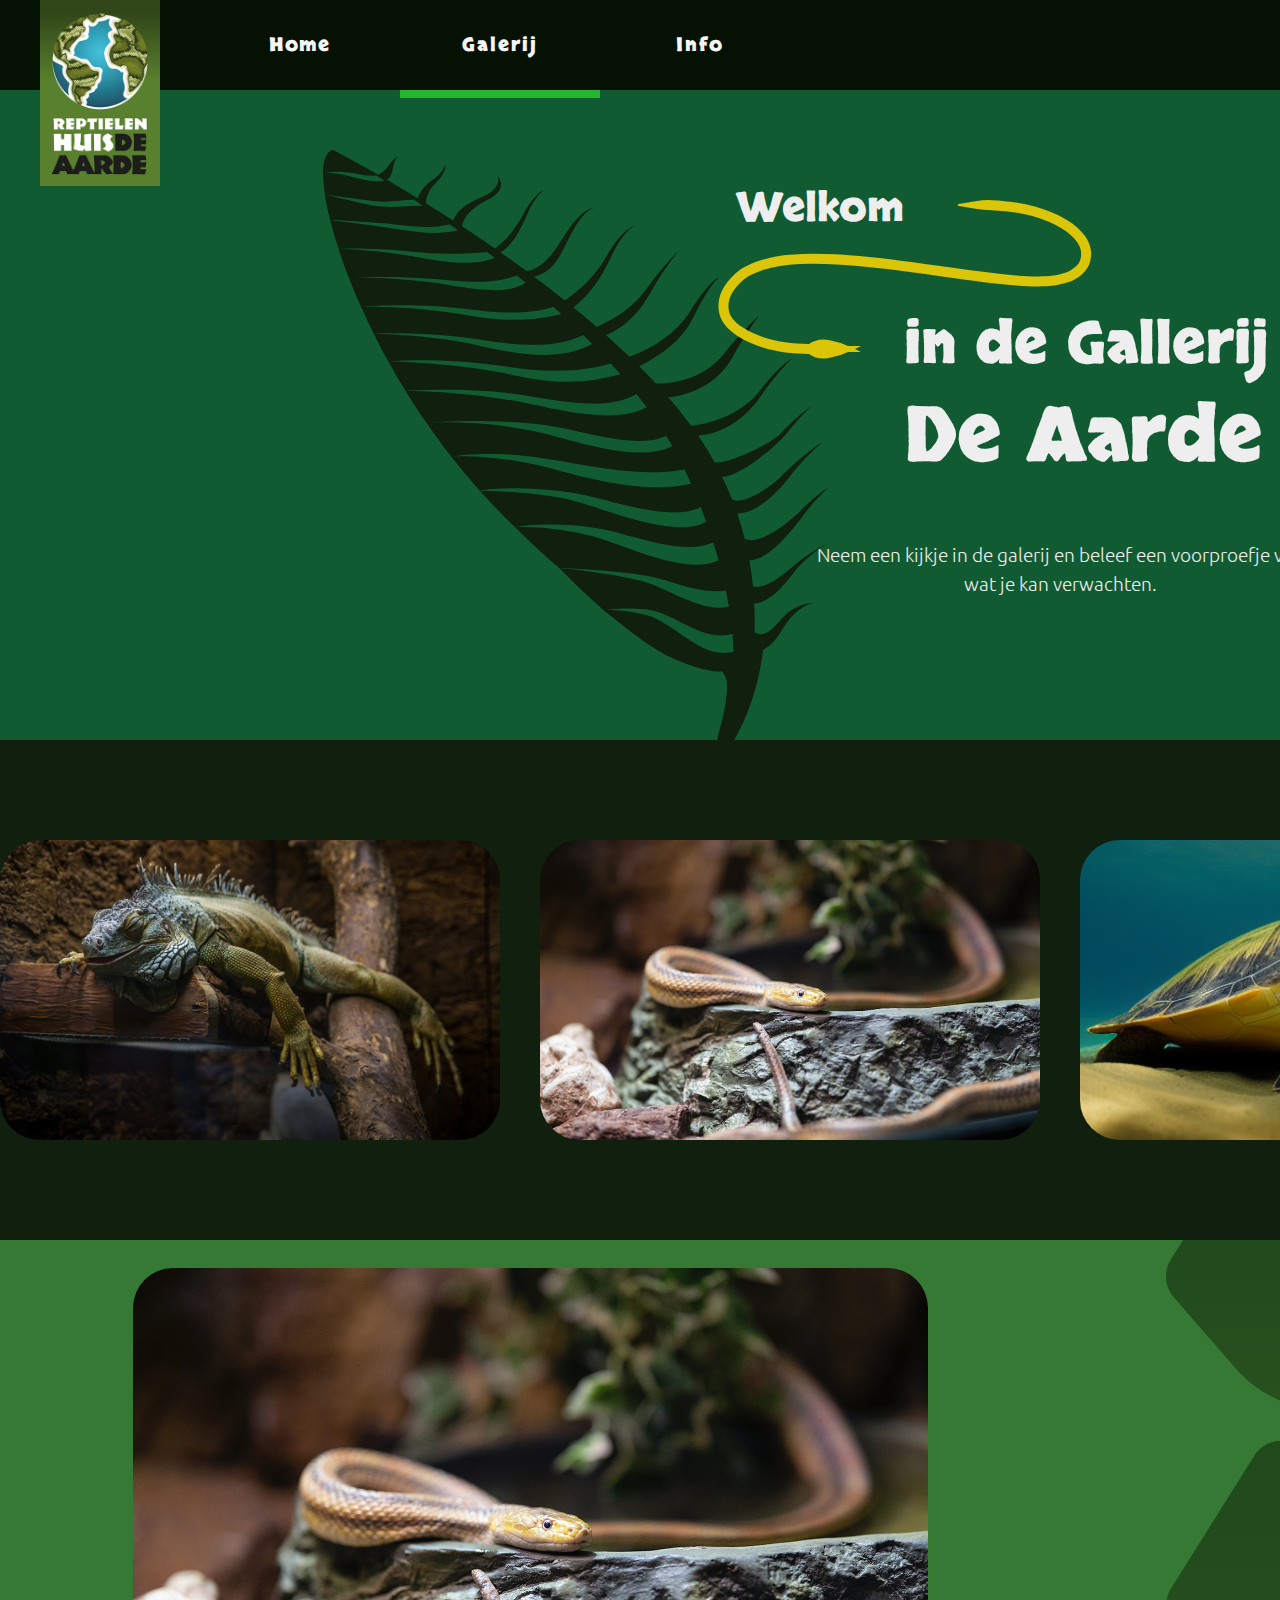
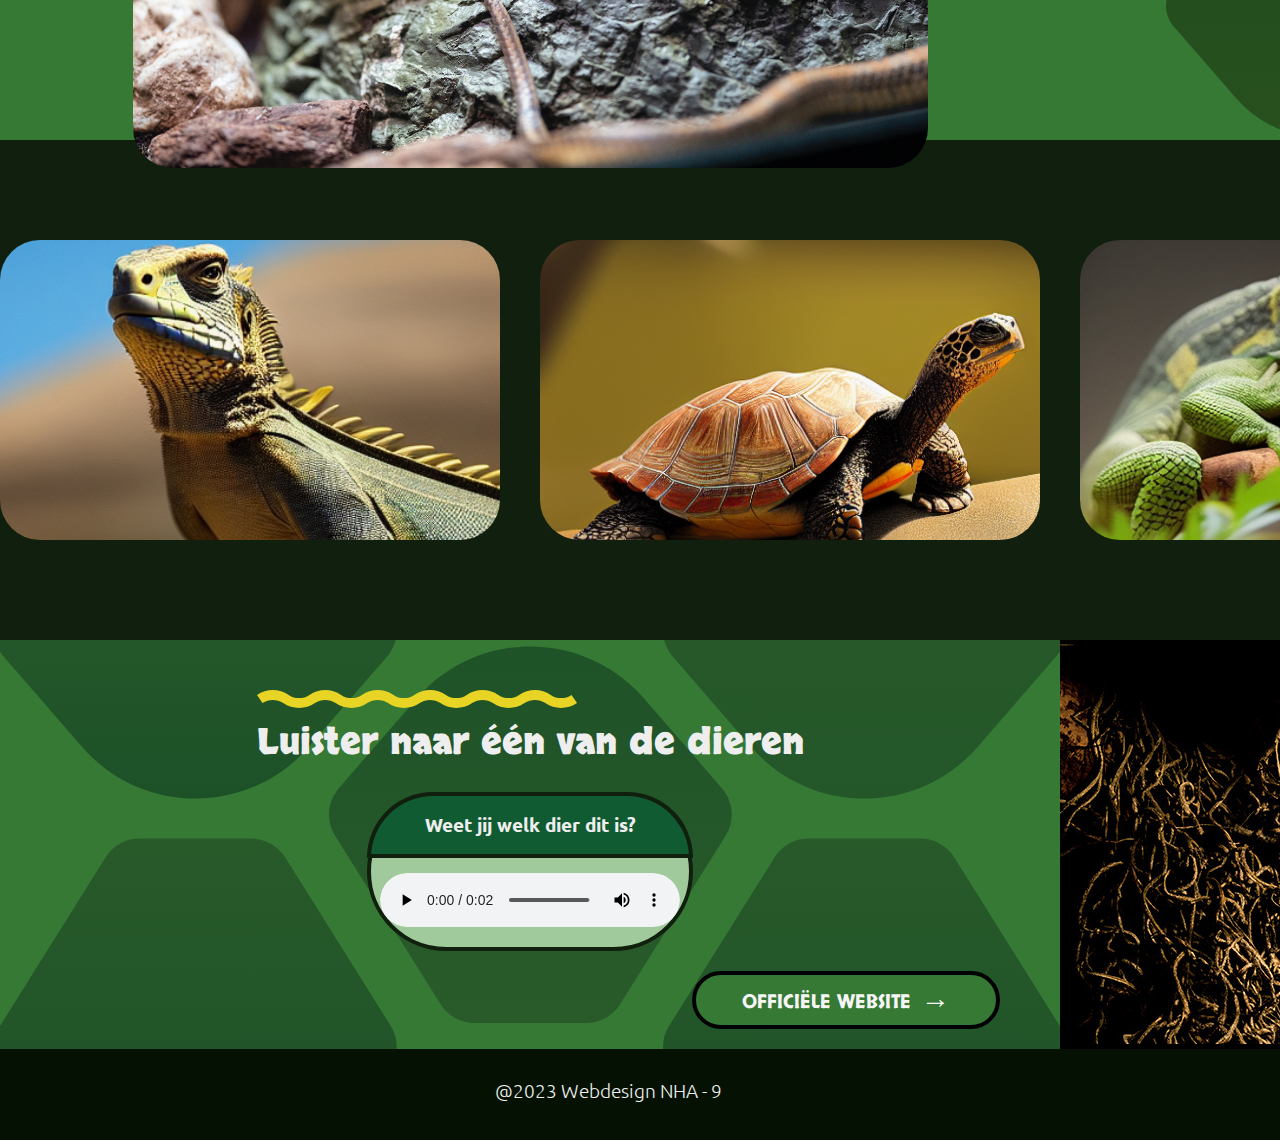
<file: les-9/galerij.html>
<!DOCTYPE html>
<html lang="nl-NL">
  <head>
    <meta charset="utf-8">
    <title>Welkom in de galerij | Onofficiële website van Reptielenhuis De Aarde</title>
    <meta name="description" content="Impressie van Reptielenhuis De Aarde">
    <meta name="author" content="S.E.J">
    <link href="https://fonts.googleapis.com/css2?family=Ubuntu:wght@300;700&display=swap" rel="stylesheet">
    <link href="https://fonts.googleapis.com/css2?family=Skranji:wght@700&display=swap" rel="stylesheet">
    <link href="style.css" rel="stylesheet">
  </head>
  <body class="bodyskin">
      <header>
        <div class="logo-wrapper">
          <a href="../les-9/"
          ><img
          class="logo"
          title="Reptielenhuis de Aarde"
          src="media/images/logo_reptielenhuis_de_aarde.png"
          alt="Logo Reptielenhuis de Aarde"
          ></a>
        </div>
        <nav>
          <ul>
            <li><a href="index.html">Home</a></li>
            <li><a href="galerij.html" class="active">Galerij</a></li>
            <li><a href="info.html">Info</a></li>
          </ul>
        </nav>
        <a href="https://www.deaardebreda.nl/nl/home" class="officialredirect">
          <div class="linktext"><span>OFFICIËLE WEBSITE</span></div>
        </a>
      </header>
      <main id="gallery">
        <section class="hero-leader">
          <div class="hero-text">
            <h1 class="h1-row-one">Welkom</h1>
            <svg xmlns="http://www.w3.org/2000/svg" width="374" height="159" viewBox="0 0 374 159" fill="none">
              <path fill-rule="evenodd" clip-rule="evenodd" d="M352.344 34.7106C337.857 22.1152 309.886 11.5204 273.514 10.1497C268.185 9.94885 262.855 9.57314 257.59 8.72398L240.621 5.98718C239.5 5.80638 239.5 4.19352 240.621 4.0127L257.589 1.27576C262.855 0.426451 268.183 -0.0488367 273.513 0.143315C311.532 1.51393 342.105 12.5572 358.906 27.164C367.877 34.9634 373.549 44.3779 373.152 54.3471C372.748 64.4979 369.041 72.2249 357.445 79.1013C350.964 82.9446 338.73 85.7912 328.047 86.2855C317.194 86.7876 304.2 86.1191 289.877 84.7748C269.699 82.8811 246.463 79.5999 222.342 76.1939C212.274 74.7722 202.052 73.3287 191.834 71.9553C156.969 67.2692 122.034 63.3789 92.4609 63.7027C77.6821 63.8645 64.4161 65.0791 53.2655 67.7011C42.083 70.3306 30.9155 74.8817 24.8946 80.3005C11.5878 92.2765 10.0974 101.167 10.5296 108.217C10.9581 115.209 15.8193 121.764 24.8946 127.609C43.0886 139.326 67.2568 144 90.9999 144C96.7137 139.873 103.943 138.443 110.798 140.082L122.58 142.9C122.86 142.966 123.133 143.057 123.397 143.17L130 146H143L137 149L143 152H130L123.397 154.83C123.133 154.943 122.86 155.034 122.58 155.1L110.798 157.918C103.943 159.557 96.7137 158.127 90.9999 154C66.2429 154 39.9111 149.174 19.4801 136.016C9.24287 129.423 1.26035 120.446 0.548299 108.829C-0.160178 97.27 4.01168 85.6414 18.2049 72.8675C25.934 65.9113 38.8855 60.8097 50.9765 57.9666C63.0993 55.116 77.1614 53.8696 92.3514 53.7033C122.715 53.3709 158.281 57.3556 193.166 62.0444C203.562 63.4418 213.889 64.9 224.011 66.3295C248.018 69.7196 270.878 72.9478 290.811 74.8186C304.956 76.1461 317.416 76.7667 327.585 76.2962C337.926 75.8178 348.075 73.0317 352.344 70.5C362.249 64.6263 362.939 59.5017 363.16 53.9494C363.388 48.2155 360.123 41.4737 352.344 34.7106Z" fill="#DAC509"/>
            </svg>
            <h1 class="h1-row-two">in de Gallerij van</h1>
            <h1 class="h1-row-three">De Aarde</h1>
            <article class="subtext">
              <p>Neem een kijkje in de galerij en beleef een voorproefje van wat je kan verwachten.</p>
            </article>
          </div>
        </section>
        <section class="gallery-content">
          <section class="image-slides">
            <img class="image-thumbnail" src="media/images/iguana1.jpg" alt="">
            <img class="image-thumbnail" src="media/images/slang1.jpg" alt="">
            <img class="image-thumbnail" src="media/images/turtle1.png" alt="">
            <img class="image-thumbnail" src="media/images/baardhagedis.jpg" alt="">
          </section>
          <section class="information">
            <div class="content-left-container">
              <img class="image-frame" src="media/images/slang1.jpg" height="500" alt="">
            </div>
            <div class="content-right-container">
              <article class="full-description">
                <header>
                  <img class="squiggle" src="media/images/squiggle.svg" alt="">
                  <h2 class="headertext">De Gele Rattenslang</h2>
                </header>
                <p>
                  De gele rattenslang, ook wel bekend als Elaphe obsoleta quadrivittata, is een niet-giftige slang te vinden in het zuid-oosten van de Verenigde Staten.
                  Het heeft een levendige geel/goude kleuring met donkere vlekken of strepen op de rug. <br>
                  Deze slangen kunnen zich goed aanpassen en zijn terug te vinden in verschillende levensgebieden.
                  Zij zijn dociel, voornamelijk actief in de nacht en voeden zich op kleine knaagdieren zoals ratten en muizen.<br>
                  Hoewel ze niet bedreigd zijn, kan het verlies van leefgebieden en huisdieren verkoop een negatieve invloed hebben op hun populatie.
                </p>
              </article>
              <img class="reptilescales1" src="media/images/scalesgraphic2.svg" alt="">
            </div>
          </section>
          <section class="image-slides">
            <img class="image-thumbnail" src="media/images/iguana2.png" alt="">
            <img class="image-thumbnail" src="media/images/turtle2.png" alt="">
            <img class="image-thumbnail" src="media/images/reptiel.jpg" alt="">
            <img class="image-thumbnail" src="media/images/reptiel2.png" alt="">
          </section>
        </section>
        <section class="soundbox">
          <div class="content-left-container">
            <header>
              <img class="squiggle" src="media/images/squiggle.svg" alt="">
              <h2 class="headertext">Luister naar één van de dieren</h2>
            </header>
            <article class="animalsound">
              <h4>Weet jij welk dier dit is?</h4>
              <audio controls src="media/audio/snake-hissing.mp3"></audio>
            </article>
            <aside>
              <a href="https://www.deaardebreda.nl/nl/home" class="officialredirect">
                <div class="linktext"><span>OFFICIËLE WEBSITE</span></div>
              </a>
            </aside>
          </div>
          <div class="content-right-container">
            <img class="content-image" src="media/images/slang2.jpg" alt="">
          </div>
        </section>
      </main>
      <footer>
        <span>@2023 Webdesign NHA - 9</span>
        <a class="button-projectlink" href="../">
          <div class="button">
              <span>GA NAAR PROJECTS</span>
          </div>
        </a>
      </footer>
  </body>
</html>
</file>
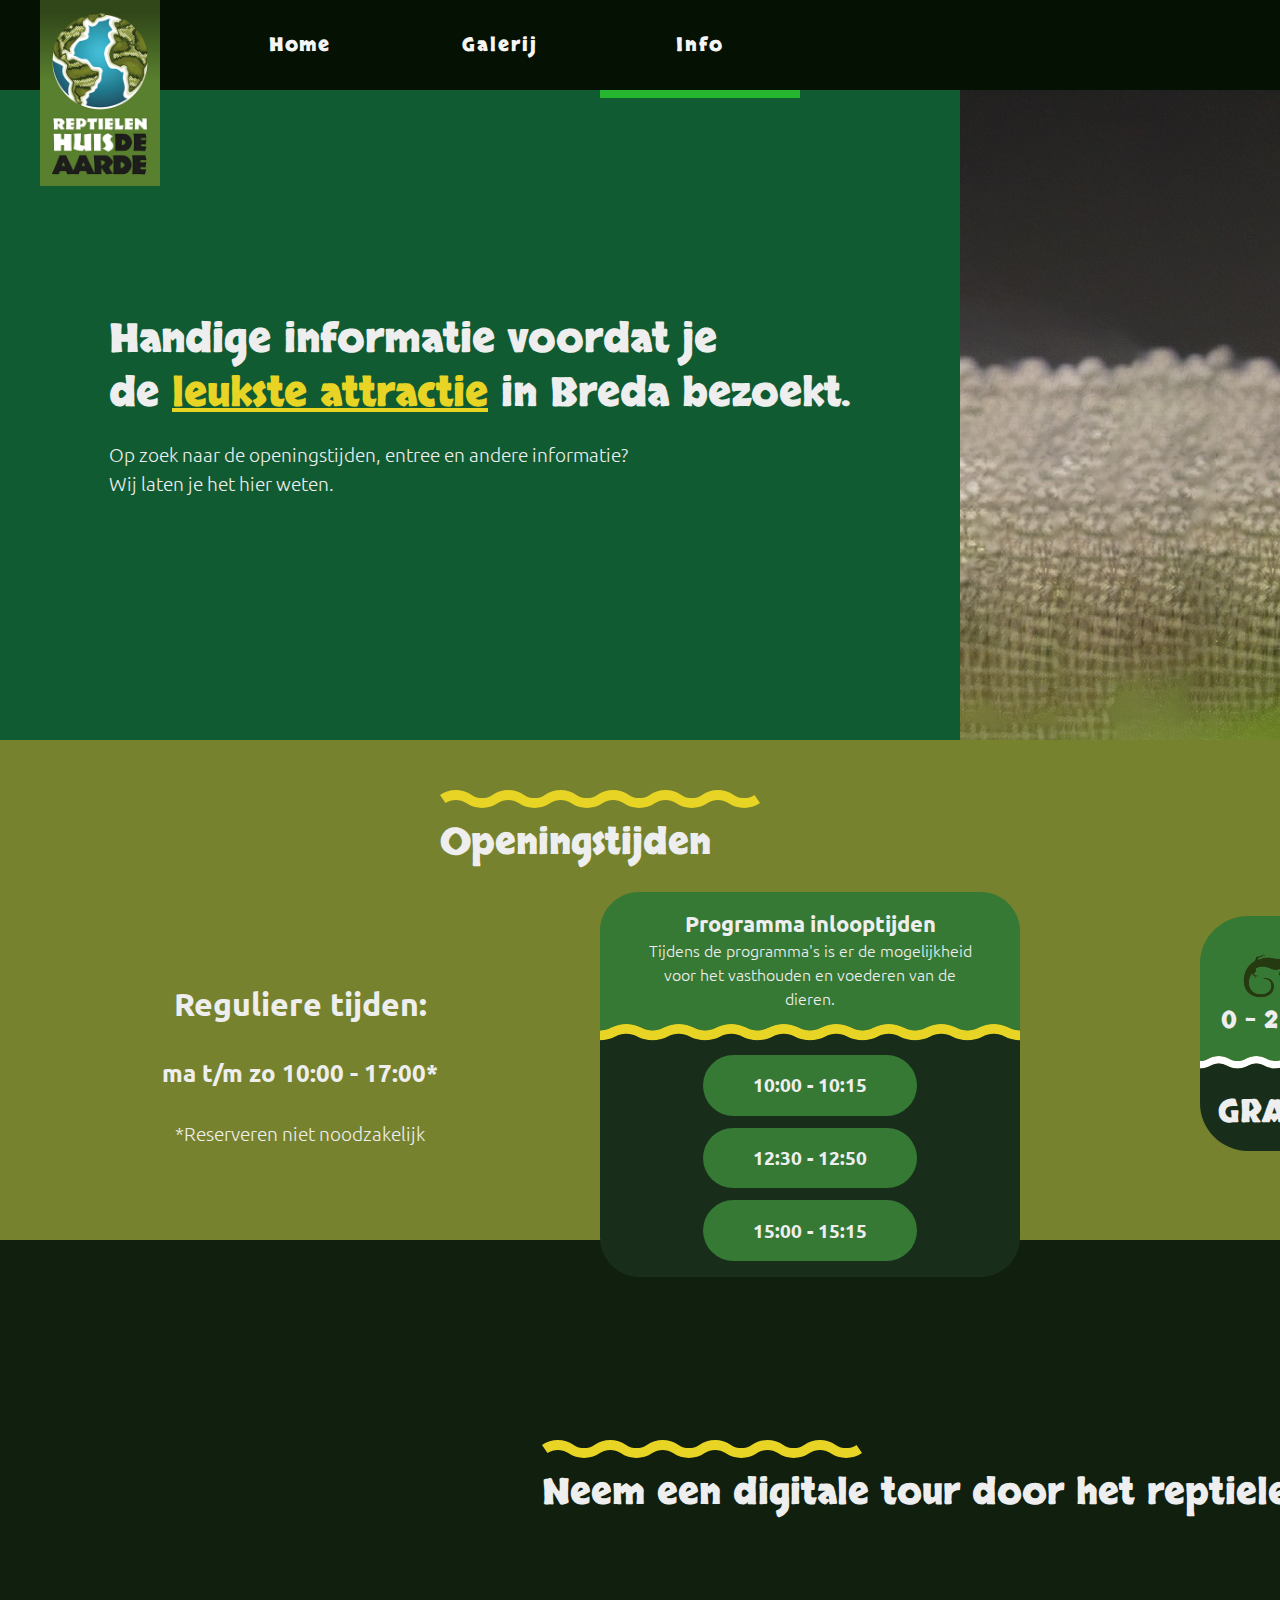
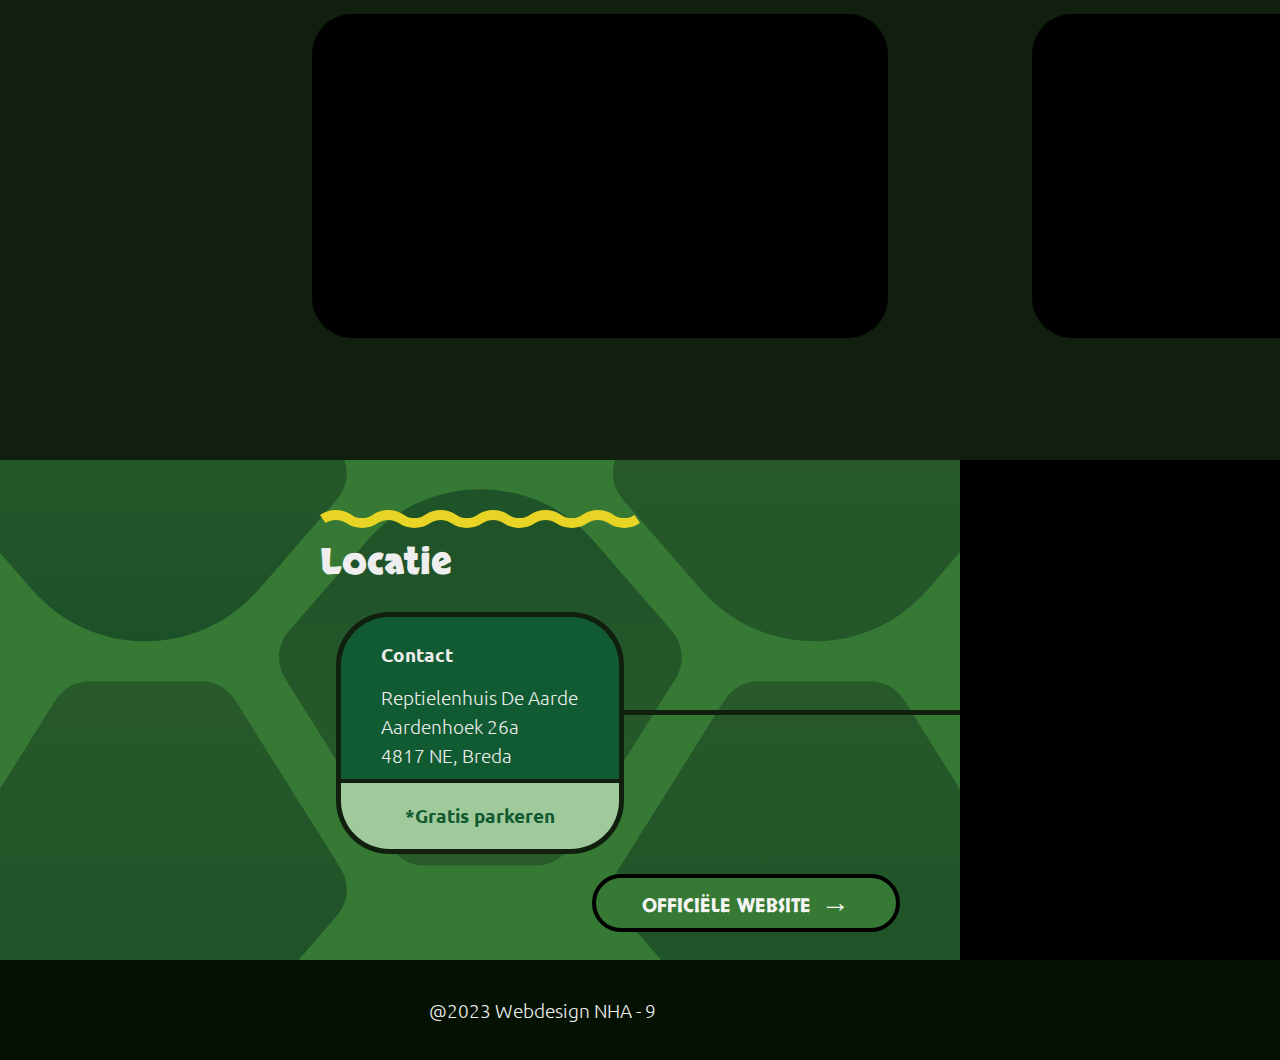
<file: les-9/info.html>
<!DOCTYPE html>
<html lang="nl-NL">
  <head>
    <meta charset="utf-8">
    <title>Meer informatie | Onofficiële website van Reptielenhuis De Aarde</title>
    <meta name="description" content="Informatie over attractie Reptielenhuis De Aarde">
    <meta name="author" content="S.E.J">
    <link href="https://fonts.googleapis.com/css2?family=Ubuntu:wght@300;700&display=swap" rel="stylesheet">
    <link href="https://fonts.googleapis.com/css2?family=Skranji:wght@700&display=swap" rel="stylesheet">
    <link href="style.css" rel="stylesheet">
  </head>
  <body class="bodyskin">
    <header>
      <div class="logo-wrapper">
        <a href="../les-9/"
        ><img
        class="logo"
        title="Reptielenhuis de Aarde"
        src="media/images/logo_reptielenhuis_de_aarde.png"
        alt="Logo Reptielenhuis de Aarde"
        ></a>
      </div>
      <nav>
        <ul>
          <li><a href="index.html">Home</a></li>
          <li><a href="galerij.html">Galerij</a></li>
          <li><a href="info.html" class="active">Info</a></li>
        </ul>
      </nav>
      <a href="/" class="officialredirect">
        <div class="linktext"><span>OFFICIËLE WEBSITE</span></div>
      </a>
    </header>
    <main id="info">
      <section class="hero-leader">
        <div class="content-left-container">
          <article class="subtext">
            <h1>Handige informatie voordat je<br>
              de <u>leukste attractie</u> in Breda bezoekt.</h1>
            <p>Op zoek naar de openingstijden, entree en andere informatie?<br>
              Wij laten je het hier weten.
            </p>
          </article>
        </div>
        <div class="content-right-container">
          <img class="content-image" src="media/images/reptiel6.png" alt="">
        </div>
      </section>
      <section class="information">
        <section class="openinghours content-left-container">
          <header>
            <img class="squiggle" src="media/images/squiggle.svg" alt="">
            <h2 class="headertext">Openingstijden</h2>
          </header>
          <div class="opening-info">
            <article class="regular-time">
              <h3>Reguliere tijden:</h3>
              <h4>ma t/m zo 10:00 - 17:00*</h4>
              <span>*Reserveren niet noodzakelijk</span>
            </article>
            <article class="program-info">
              <div class="program-container">
                <header>
                  <h3>Programma inlooptijden</h3>
                  <p>Tijdens de programma's is er de mogelijkheid voor het vasthouden en voederen van de dieren.</p>
                </header>
                <div class="time-container">
                  <div class="timeslot"><h4>10:00 - 10:15</h4></div>
                  <div class="timeslot"><h4>12:30 - 12:50</h4></div>
                  <div class="timeslot"><h4>15:00 - 15:15</h4></div>
                </div>
                <img src="media/images/programmacontainer.svg" alt="programma">
              </div>
            </article>
          </div>         
        </section>
        <section class="prices content-right-container">
          <header>
            <img class="squiggle" src="media/images/squiggle.svg" alt="">
            <h2 class="headertext">Entreeprijzen</h2>
          </header>
          <article class="entry-fees">
            <div class="price-class-container">
              <div class="price-class">
                <h4 class="age-tag">0 - 2 jaar</h4>
                <h3 class="price-tag">GRATIS</h3>
                <img class="gecko-tag" src="media/images/geckoprijs.svg" alt="0-2 jaar">
              </div>
              <div class="price-class">
                <h4 class="age-tag">3 - 11 jaar</h4>
                <h3 class="price-tag">€10,-</h3>
                <img class="iguana-tag" src="media/images/iguanaprijs.svg" alt="3 - 11 jaar">
              </div>
              <div class="price-class">
                <h4 class="age-tag">12 - 64 jaar</h4>
                <h3 class="price-tag">€15,-</h3>
                <img class="alligator-tag" src="media/images/alligatorprijs.svg" alt="12 - 64 jaar">
              </div>
              <div class="price-class">
                <h4 class="age-tag">65+ jaar</h4>
                <h3 class="price-tag">€10,-</h3>
                <img class="turtle-tag" src="media/images/schildpadprijs.svg" alt="65+ jaar">
              </div>
            </div>
            <span>
              *Kinderen jonger dan 12 jaar alleen binnen zonder begeleiding
            </span>
          </article>
        </section>
      </section>
      <section class="video-tour">
        <header>
          <img class="squiggle" src="media/images/squiggle.svg" alt="">
          <h2 class="headertext">Neem een digitale tour door het reptielenhuis</h2>
        </header>  
        <div class="videos">
          <div class="video-container">
            <iframe width="560" height="315" src="https://www.youtube-nocookie.com/embed/w78gmRPlsjY" title="YouTube video player"
              frameborder="0"></iframe>
          </div>
          <div class="video-container">
            <iframe width="560" height="315" src="https://www.youtube-nocookie.com/embed/U4lt6VaaG8s" title="YouTube video player"
              frameborder="0"></iframe>
          </div>
        </div>          
      </section>
      <section class="location">
        <div class="content-left-container">
          <header>
            <img class="squiggle" src="media/images/squiggle.svg" alt="">
            <h2 class="headertext">Locatie</h2>
          </header>
          <article class="address-info">
            <div class="address-container">
              <h4>Contact</h4>
              <p>
                Reptielenhuis De Aarde<br>
                Aardenhoek 26a<br>
                4817 NE, Breda
              </p>
            </div>
            <div class="extra-info"><span>*Gratis parkeren</span></div>
          </article>
          <aside>
            <a href="https://www.deaardebreda.nl/nl/home" class="officialredirect">
              <div class="linktext"><span>OFFICIËLE WEBSITE</span></div>
            </a>
          </aside>
        </div>
        <div class="content-right-container">
          <iframe id="webmap" title="locatie De Aarde" height="500" frameborder="0" scrolling="no" marginheight="0" marginwidth="0"
            src="https://www.openstreetmap.org/export/embed.html?bbox=4.812717139720918%2C51.592285688656496%2C4.817974269390107%2C51.59438521741904&amp;layer=mapnik&amp;marker=51.59333546516826%2C4.8153457045555115">
          </iframe>
        </div>
      </section>
    </main>
    <footer>
      <span>@2023 Webdesign NHA - 9</span>
      <a class="button-projectlink" href="../">
        <div class="button">
            <span>GA NAAR PROJECTS</span>
        </div>
    </a>
    </footer>
  </body>
</html>
</file>
<file: style.css>
* {
    color: #dbdbdb;
    margin: 0;
    padding: 0;
    box-sizing: border-box;
}

html, body {
    min-width: 100%;
    min-height: 100%;
    overflow-x: hidden;
}

body {
    background-color: #151515;
    font-family: 'Kanit', sans-serif;
}

header {
    background-color: #000;
    width: 100%;
    height: 120px;
    display: flex;
}

footer {
    background-color: #142b2b;
    width: 100%;
    height: 100px;
    margin-bottom: 0;
    display: flex;
}

footer span {
    margin: auto;
}

section {
    display: flex;
}

ol {
    list-style: none;
}

/*// ******************HEADER LOGO******************* //*/
.logo-wrapper {
    width: auto;
    height: 100%;
    margin: auto;
    position: relative;
    display: block;
    z-index: 100;
}

.logo-wrapper img {
    height: 160px;
    position: relative;
    display: block;
    transition: 0.3s cubic-bezier(0.25,0.46,0.45,0.94);
}

.logo-wrapper:hover img {
    transform: rotateY(180deg);
}
/*// ******************HEADER LOGO******************* //*/

.content-lead {
    width: 100%;
    height: 600px;
    text-align: center;
}

.content-lead article {
    margin: auto;
}

.content-lead h1 {
    font-size: 4rem;
}

.project-content {
    background-color: darkcyan;
}

.container-fluid {
    width: 100%;
    min-height: 500px;
    margin: 40px auto;
    display: grid;
    grid-template-columns: repeat(auto-fill, minmax(500px, 1fr));
    justify-items: stretch;
    justify-content: stretch;
    grid-gap: 40px;
}

.container-fluid li {
    width: 500px;
    height: 300px;
    margin: auto;
    position: relative;
    border-radius: 20pt;
    overflow: hidden;
}

.preview-unavailable {
    background-image: url(media/images/logo.svg);
    background-color: #fff;
    background-repeat: no-repeat;
    background-size: 50%;
    background-position: center 10px;
    filter: grayscale(100);
}

.card-overlay {
    background-image: linear-gradient(to bottom, rgba(255, 255, 255, 0) 50%, rgba(200, 200, 200, 0.1) 60%, rgba(100, 100, 100, 0.14) 63%,rgba(70, 70, 70, 0.4) 70%, rgba(23, 23, 23, 0.4) 75%);
    padding: 20px 20px;
    position: absolute;
    top: 0;
    right: 0;
    bottom: 0;
    left: 0;
    display: flex;
    justify-content: center;
    align-items: flex-end;
    border-radius: 20pt;
    opacity: 0;
    transition: opacity 0.2s ease;
}

.card-overlay span {
    color: #fff;
    font-size: 1.2rem;
    font-weight: 400;
}

.container-fluid li:hover .card-overlay {
    opacity: 1;
}

li .card-preview {
    width: 100%;
    height: 100%;
    display: flex;
    justify-content: center;
    align-items: center;
}

li a {
    position: absolute;
    top: 0;
    right: 0;
    bottom: 0;
    left: 0;
}
</file>
<file: les-12/style.css>
* {
    margin: 0;
    padding: 0;
    box-sizing: border-box;
}

html {
    width: 100%;
    height: 100vh;
    overflow-x: hidden;
}

body {
    min-width: 100%;
    min-height: 100vh;
}

body > header {
    background-color: #3366ff;
    width: 100%;
    height: 100px;
    display: flex;
}

main {
    background-color: #ccccff;
    width: 100%;
    height: 100%;
    display: flex;
    flex-direction: column;
}

footer {
    background-color: #000033;
    width: 100%;
    height: 120px;
    display: grid;
    grid-template-columns: 1fr 1fr 500px;
}

section {
    position: relative;
    display: flex;
}

section article {
    margin: auto;
    display: inline-grid;
}

h1, h2, h3 {
    color: #fff;
    font-family: 'REM', sans-serif;
    font-weight: 800;
}

p {
    font-family: 'Playfair Display', sans-serif;
    font-size: 16px;
    font-weight: 400;
    line-height: 1.8;
}

article p {
    width: 100%;
    margin: auto;
    padding: 40px 40px;
    font-size: 1.2rem;
    font-weight: 400;
}

footer > span {
    color: #fff;
    font-family: 'REM', sans-serif;
    font-size: 1.3rem;
    font-weight: 700;
    text-align: center;
    margin: auto;
    grid-column: 1 / 4;
    grid-row: 1;
}

.logo-wrapper {
    width: auto;
    height: 100%;
    margin: auto;
    position: relative;
    display: block;
    z-index: 100;
}

.logo-wrapper img {
    height: 160px;
    position: relative;
    display: block;
    transition: 0.3s cubic-bezier(0.25,0.46,0.45,0.94);
}

.logo-wrapper:hover img {
    transform: rotateY(180deg);
}

/* section {
    background-color: lavender;
    width: 960px;
    height: 100%;
    margin: auto;
    display: flex;
    flex-direction: column;
} */

.content-lead {
    background-color: #ccccff;
    width: 100%;
    height: 500px;
}

.content-start {
    background-color: #000033;
    width: 100%;
    min-height: 800px;
    display: grid;
    grid-template-columns: repeat(auto-fit, minmax(600px, 1fr));
    grid-gap: 20px;
}

.content-middle {
    background-color: #faebd7;
    width: 100%;
    padding: 40px 0;
    display: grid;
    grid-template-columns: 1fr 960px 1fr;
    grid-template-rows: 1fr 171px 1fr;
}

.content-last {
    background-color: #ccccff;
    width: 100%;
    height: 600px;
    display: flex;
}

.content-separator {
    background-color: #fff;
    width: 100%;
    height: 100px;
    position: relative;
    display: flex;
    align-items: end;
}

.content-separator hr {
    background-color: #adff2f;
    width: inherit;
    height: 40px;
    position: relative;
    border: none;
}

.content-header {
    width: fit-content;
    margin: 20px auto;
    position: relative;
    display: inline-flex;
    border-radius: 6pt;
    transform: skewX(160deg);
}

.content-lead h1 {
    color: #000033;
    font-size: 2.5rem;
    width: 70%;
    margin: auto;
}

.content-lead u {
    font-size: 2.8rem;
    text-decoration-thickness: 8px;
}

.content-lead article {
    text-align: center;
    padding-top: 40px;
}

.content-start article {
    color: #ccccff;
    width: 800px;
    padding: 0 80px;
    display: inline-grid;
}

.content-middle article {
    width: 750px;
    margin: 0 auto;
}

.content-last article {
    width: 850px;
    margin: auto;
}

.content-middle article:nth-of-type(1) {
    margin-left: 0;
    grid-column: 2;
    grid-row: 1;
    border-radius: 20pt;
}

.content-middle article:nth-of-type(2) {
    margin-right: 0;
    grid-column: 2;
    grid-row: 3;
}

.content-connector {
    grid-column: 1 / 4;
    grid-row: 2;
    width: auto;
    height: 160px;
    margin: auto;
}

.content-connector img {
    width: 100%;
    height: 100%;
}

.content-start .content-header {
    background-color: #ccccff;
    color: #000033;
}

.content-middle article:nth-of-type(1) .content-header {
    background-color: #3366ff;
    margin-left: 0;
} 

.content-middle article:nth-of-type(2) .content-header {
    background-color: #000033;
    margin-right: 0;
} 

.content-last .content-header {
    background-color: #ff3366;
} 

.content-header h1 {
    font-size: 2.2rem;
    margin: 0 50px;
    padding: 20px 0;
    text-align: center;
    transform: skewX(-160deg);
}

.content-start h1 {
    color: #000033;
}

.content-start article p, .content-last article p {
    font-size: 1.4rem;
    font-weight: 700;
}

.content-middle article:nth-of-type(1) p {
    background-color: #fff;
    margin-bottom: 20px;
}

.button-projectlink {
    text-decoration: none;
    margin: auto;
    margin-right: 80px;
    grid-column: 3;
    grid-row: 1;
}

.button {
    background-color: #ff3366;
    color: #fff;
    padding: 10px 40px;
    border-radius: 42pt;
    font-family: 'REM', sans-serif;
    font-size: 1.5rem;
    font-weight: 800;
}

#kleurtabel {
    background-color: #000033;
    width: 100%;
    height: 50%;
    margin: auto 40px;
    position: relative;
    border-spacing: 0 18pt;
}

td, th {
    text-align: center;
    padding: 20px;
    box-sizing: content-box;
}

tbody td {
    width: 400px;
    height: 100px;
    padding: 0;
    border-right: 7pt solid #000033;
    border-top-right-radius: 42pt;
    border-bottom-right-radius: 42pt;
}

tbody th {
    font-family: 'REM', sans-serif;
    font-size: 1.5em;
    font-weight: 700;
    color: #fff;
    border-left: 7pt solid #000033;
    border-top-left-radius: 42pt;
    border-bottom-left-radius: 42pt;
}

tbody a {
    display: flex;
    height: inherit;
}

tbody .pencil {
    width: 100%;
    height: 100px;
    display: block;
}

#txt_red_pink {
    background-color: #ce3521;
}

#img_red_pink {
    background-color: #f0617b00;
}

#txt_orange {
    background-color: #ff9330;
}

#img_orange {
    background-color: #ffa95900;
}

#txt_yellow {
    background-color: #ffe721;
}

#img_yellow {
    background-color: #ffee5900;
}

#txt_green {
    background-color: #52bf43;
}

#img_green {
    background-color: #75cc6900;
}

#txt_indigo {
    background-color: #1a2479;
}

#img_indigo {
    background-color: #5c85ad00;
}


#txt_purple {
    background-color: #933bbe;
}

#img_purple {
    background-color: #a962cb00;
}


#txt_brown {
    background-color: #603e1f;
}

#img_brown {
    background-color: #9900ff00;
}


#txt_gray_black {
    background-color: #464646;
}

#img_gray_black {
    background-color: #6b6b6b00;
}
</file>
<file: les-15/style.css>
/**---- GENERAL STYLING ----*/
* {
    margin: 0;
    padding: 0;
    box-sizing: border-box;
}

body, html {
    min-width: 100%;
    min-height: 100%;
    overflow-x: hidden;
}

body {
    background-color: #fff6e8;
}

body > header {
    background-color: #0f4b4d;
    font-family: 'Koulen', Arial, sans-serif;
    width: 100%;
    position: relative;
    display: flex;
    z-index: 9999;
}

main {
    min-height: calc(100vh - 236px);
    position: relative;
}

h1, h2, h3 {
    font-family: 'Koulen', Arial, sans-serif;
    font-weight: 400;
}

.logo-wrapper {
    height: 120px;
    margin: auto;
    margin-top: 0;
    display: inline-flex;
}

.logo {
    width: 100%;
    height: 100%;
}

nav {
    margin: auto;
    display: inline-flex;
}

nav ul {
    list-style: none;
    position: relative;
}

nav li {
    position: relative;
    display: inline-flex;
}

nav li:hover a{
    color: #ffd7a8;
}

nav li:hover ~ .page-marker circle {
    stroke: #ffd7a8;
}

nav li a {
    color: #fff6e8;
    font-size: 1.6rem;
    text-decoration: none;
    padding: 50px 20px;
}

.page-marker, .current-marker {
    margin: auto;
    position: absolute;
    right: 100%;
    bottom: 24px;
    transition: 0.5s ease;
    pointer-events: none;
}

nav li:nth-of-type(1).current ~ .current-marker, nav li:nth-of-type(1).current ~ .page-marker {
    left: 11%;
}

nav li:nth-of-type(2).current ~ .current-marker, nav li:nth-of-type(2).current ~ .page-marker {
    left: 42%;
}

nav li:nth-of-type(3).current ~ .current-marker, nav li:nth-of-type(3).current ~ .page-marker {
    left: 78%;
}

nav li:nth-of-type(1):hover ~ .page-marker {
    left: 11%;
}

nav li:nth-of-type(2):hover ~ .page-marker {
    left: 42%;
}

nav li:nth-of-type(3):hover ~ .page-marker {
    left: 78%;
}

footer {
    width: 100%;
    height: 90px;
    padding: 5px;
    position: relative;
    display: flex;
}


/**---- STYLED CLASSES ----*/

.bg-portrait {
    background: #fff6e8 url(media/images/stylized_portrait.png) no-repeat 5% bottom;
    background-size: clamp(100px, 45%, 1200px) auto;
}

#introduction {
    margin: auto 50px;
    padding: 60px 0;
    position: relative;
    display: flex;
    flex-direction: column;
    z-index: 10;
}

#title-header {
    margin: auto 50px;
    padding: 60px 0;
    display: flex;
}

.block-content {
    margin: 60px auto;
    padding: 0 50px;
    display: flex;
    flex-direction: column;
}

.heading-lead {
    margin: 60px auto;
}

#introduction .heading-lead {
    margin-right: 20%;
}

.heading-lead > h1 {
    font-family: "Playfair Display", serif;
    font-size: 8rem;
    font-weight: 800;
    line-height: 0.8em;
    letter-spacing: -8px;
    text-shadow: 0 0 60px rgba(255, 246, 232, 0.5);
}

#introduction .heading-lead > h1:nth-child(2) {
    margin-left: 120px;
    display: inline;
}

#introduction .heading-lead::after {
    content: "Graphic Design";
    background-color: #000;
    color: #fff;
    font-family: 'Koulen', Arial, sans-serif;
    font-size: 1.8rem;
    letter-spacing: normal;
    margin-left: 21px;
    padding: 0 5px;
}

#title-header .heading-lead {
    margin-right: 5em;
}

.intro-text {
    font-family: 'DM Sans', Helvetica, sans-serif;
    font-size: 1.2rem;
    letter-spacing: -0.5pt;
    width: 40%;
    margin: auto;
    margin-right: 15%;
}

#title-header .intro-text {
    margin-right: auto;
    margin-left: 0;
}

.intro-text h4 {
    color: #1c7a7d;
    font-family: 'Fira Sans Condensed', sans-serif;
    font-size: 1.8rem;
    font-weight: 800;
    line-height: 1.1;
    letter-spacing: -0.2pt;
    padding: 10px;
}

.full-text{
    margin: 40px auto;
    padding-left: 100px;
}

.intro-text span {
    padding-left: 20px;
}


/** -- EDUCATION & EXPERIENCE TABLE | MIJNCV -- */
#education-experience {
    margin: auto;
    padding: 20px 20px;
    border-collapse: collapse;
}

#education-experience tr:nth-child(odd) {
    background-color: #cddfe1;
    color: #0f4b4d;
}

#education-experience tr:nth-child(even) {
    background-color: #2d787b;
    color: #fff;
}

#education-experience thead th{
    color: #fff;
    font-family: 'Koulen', Arial, sans-serif;
    font-size: 2rem;
    font-style: normal;
    font-weight: 400;
    line-height: normal;
    text-align: center;
    padding: 10px 10px;
}

#education-experience thead th:nth-of-type(1) {
    background-color: #0f4b4d;
}

#education-experience thead th:nth-of-type(2) {
    background-color: #d7d7d7;
    color: #4d4d4d;
}

.education {
    border: 4pt solid #0f4b4d;
}

.experience {
    border: 4pt solid #d7d7d7;
}

td, th {
    font-family: 'DM Sans', Helvetica, sans-serif;
    font-weight: 700;
    padding: 20px 20px;
}


/** -- CONTACT FORM | CONTACT -- */
.block-content h3 {
    color: #1c7a7d;
    font-size: 1.8rem;
    margin: auto;
}

#contactform {
    width: 600px;
    margin: auto;
    padding: 40px;
    border: 2pt solid #000;
    display: flex;
    flex-direction: column;
}

#contactform:focus-within {
    background-color: #cddfe1;
    color: #fff;
    border-color: #0f4b4d;
    box-shadow: inset 0 0 0px 18px #fff6e8, inset 0 0 0 20px #0f4b4d;
}

.form-input-row {
    margin: 10px auto;
    display: grid;
    grid-template-columns: auto auto;
    align-items: center;
    justify-content: flex-start;
}

.form-message-row {
    align-items: flex-start;
}


#contactform:focus-within label {
    background-color: #1c7a7d;
    color: #fff;
    font-weight: 500;
    border-color: #cddfe1;
}

form label {
    font-family: 'DM Sans', Helvetica, sans-serif;
    font-size: 1rem;
    font-weight: 400;
    letter-spacing: -0.5pt;
    width: 120px;
    margin-right: 40px;
    padding: 10px 10px;
    border: 2pt solid #0f4b4d;
}

input[type="text"], input[type="email"], textarea, button {
    background-color: #fff6e8;
    font-family: 'DM Sans', Helvetica, sans-serif;
    font-size: 14px;
    width: 300px;
    padding: 6px 6px;
    border: 3pt solid #0f4b4d;
    grid-column: 2;
}

button {
    color: #0f4b4d;
    font-size: 1rem;
    font-weight: 800;
    letter-spacing: -0.5pt;
    text-transform: uppercase;
    margin: 10px auto;
    padding: 10px 24px;
    transition: border 0.2s ease;
}

button:active {
    background-color: #0f4b4d;
    color: #fff6e8;
    border: 6pt solid #fff6e8;
}

/** -- FOOTER CONTENT -- */
.copyright {
    background-color: #0f4b4d;
    color: #fff;
    font-family: 'DM Sans', Helvetica, sans-serif;
    font-weight: 400;
    letter-spacing: -0.5pt;
    margin: auto;
    padding: 20px 2%;
    border-radius: 40pt;
    box-shadow: 0 0 40pt rgba(255, 246, 232, 0.15);
}
</file>
<file: les-18/style.css>
* {
    margin: 0;
    padding: 0;
    box-sizing: border-box;
}

html {
    width: 100%;
    height: 100%;
}

body, html {
    min-width: 100%;
    min-height: 100%;
    overflow-x: hidden;
}

body {
    background-color: #c9ce26;
}

[class*="col-"] {
    width: 100%;
}

h1, h2, h3 {
    font-family: 'Georama', sans-serif;
    font-weight: 800;
    font-style: italic;
    text-transform: uppercase;
    letter-spacing: -0.3pt;
}

h1 {
    font-size: 1.8rem;
}

p {
    font-family: 'Urbanist', sans-serif;
    font-size: 1.1rem;
    font-weight: 400;
}

ul {
    margin: auto;
    padding-left: 20px;
    padding-right: 40px;
}

ul li {
    font-family: 'Urbanist', sans-serif;
    font-weight: 600;
    padding: 10px 0;
}

u {
    text-decoration-thickness: 2pt;
}

footer span {
    color: #fff;
    font-family: 'Georama', sans-serif;
    font-size: 0.8rem;
    font-weight: 600;
    font-style: italic; 
    text-transform: uppercase;
    letter-spacing: -0.3pt;
}

#header {
    background: url(media/images/Dijk_en_Waard_luchtfoto.webp) no-repeat center;
    background-color: #006199;
    background-size: cover;
    background-blend-mode: overlay;
    width: 100%;
    height: 120px;
    display: flex;
}

#general {
    width: 100%;
    min-height: calc(100vh - 220px);
    display: flex;
    flex-direction: column;
}

#footer {
    background-color: #07004d;
    width: 100%;
    height: 100px;
    margin-bottom: 0;
    position: relative;
    bottom: 0;
    display: flex;
    text-align: center;
}

.side-content {
    background-color: #F2F7EF;
    color: #271f30;
    margin: auto;
    display: flex;
    order: 2;
}

.information-content h3 {
    font-size: 1.5rem;
    text-align: center;
    margin: 2em;
    margin-top: 0;
}

.main-content {
    color: #271f30;
    height: 100%;
    display: flex;
    flex-direction: column;
}

.article-wrapper {
    width: 100%;
    padding: 0;
    padding-bottom: 40px;
    position: relative;
    display: flex;
    flex-direction: column;
}
.article-wrapper:nth-of-type(1) {
    background-color: #c9ce26;
}

.article-wrapper:nth-of-type(2){
    color: #fff;
    background-color: #006199;
}

.information-content {
    margin: auto;
    padding: 40px;
    order: 2;
}

.side-content .information-content {
    order: 2;
}

.information-content > h2 {
    font-size: 1.6rem;
    padding: 20px;
    padding-top: 0;
    padding-left: 0;
}

.header-heading {
    color: #f9f9f9;
    font-size: 2rem;
    margin: auto;
}

.content-heading {
    width: 75%;
    margin: 60px auto;
    margin-bottom: 25px;
}

.content-heading::after {
    content: "";
    background-image: linear-gradient(to right, #006199 0%, #c9ce26 100%);
    width: 50%;
    height: 4px;
    margin: auto;
    margin-top: 10px;
    margin-left: 0;
    position: relative;
    display: block;
}

.content-seperator {
    width: 100%;
    height: 132px;
    position: absolute;
    left: 0;
    top: -132px;
    display: none;
}

svg {
    width: 100%;
}

.article-img {
    width: 100%;
    height: 200px;
    object-fit: cover;
    order: 1;
    z-index: 1000;
}

.copyright {
    margin: auto;
}

@media only screen and (min-width:768px) {
    .article-img {
        height: 250px;
    }
}


@media only screen and (min-width: 992px) {
    p {
        font-size: 1.2rem;
    }
    
    [class*="col-"] {
        float: left;
        padding: 0;
        height: 100%;
    }
    
    .col-1 {width: 8.33%;}
    .col-2 {width: 16.66%;}
    .col-3 {width: 25%;}
    .col-4 {width: 33.33%;}
    .col-5 {width: 41.66%;}
    .col-6 {width: 50%;}
    .col-7 {width: 58.33%;}
    .col-8 {width: 66.66%;}
    .col-9 {width: 75%;}
    .col-10 {width: 83.33%;}
    .col-11 {width: 91.66%;}
    .col-12 {width: 100%;}
    
    
    #general {
        width: 100%;
        min-height: calc(100vh - 220px);
        position: relative;
        display: flex;
        flex-direction: row;
    }
    
    .main-content {
        padding: 0;
        position: relative;
    }
    
    .side-content {
        height: inherit;
        margin: 0;
        float: left;
        order: unset;
    }

    .content-heading {
        margin: 100px auto 50px 10%;
    }    
    
    .article-wrapper {
        height: 50%;
        margin: auto;
        padding: 40px;
        flex-direction: row;
    }
    
    .main-content .information-content {
        width: 75%;
        margin: 0;
        margin-bottom: 30px;
        order: unset;
    }
    
    .side-content .information-content {
        padding: 20px;
    }

    .information-content h3 {
        font-size: 1.3rem;
        margin: 2em auto;
    }

    .information-content p {
        padding: 40px 40px;
    }
    
    .side-content .information-content ul {
        padding-left: 10px;
        padding-right: 20px;
    }

    .side-content .information-content ul li {
        font-size: 1rem;
    }
    
    .article-img {
        width: 40%;
        height: 200px;
        margin: auto;
        border-radius: 20pt;
        box-shadow: 5px 5px 15px 0 rgba(0,0,0,0.2);
        order: unset;
    }
    
    .content-seperator {
        display: block;
    }
}

@media only screen and (min-width: 1200px ) {
    .main-content .information-content {
        width: 50%;
    }
    
    .side-content .information-content ul {
        padding: 40px 10%;
    }

    .side-content .information-content ul li {
        font-size: 1.2rem;
    }
    
    .article-img {
        height: 400px;
        border-radius: 40pt;
    }
}
</file>
<file: les-22/style.css>
* {
    margin: 0;
    padding: 0;
    box-sizing: border-box;
}

html {
    width: 100%;
    height: 100%;
}

body, html {
    min-width: 100%;
    min-height: 100%;
}

body {
    background-color: #ececec;
}

main {
    min-height: calc(100vh - 426px);
}

h1, h2, h3 {
    font-family: 'Exo 2', 'Noto Sans', sans-serif;
}

p, a, span {
    font-family: 'Bellota Text', sans-serif;
}

footer {
    width: 100%;
    height: 200px;
    margin-bottom: 0;
    position: relative;
    bottom: 0;
    display: flex;
    justify-content: center;
    align-items: center;
}

footer > span {
    margin: auto;
}

.navbar.navbar-expand-sm {
    padding: 3rem 0;
}

.navbar-collapse {
    margin: 40px auto;
}

.navbar .container {
    justify-content: center;
}

.navbar-brand {
    display: flex;
    align-items: center;
}

.navbar-brand img {
    height: 120px;
}

.navbar-brand-title {
    font-family: 'Grand Hotel', sans-serif;
    font-size: 2.5rem;
    color: transparent;
    background: linear-gradient(220deg, #4af9e4 1.51%, #00f 99.57%);
    background-clip: text;
    -webkit-background-clip: text;
    display: none;
}

.nav-item {
    font-size: 1.2rem;
    height: 50px;
    display: flex;
    justify-content: center;
}

.nav-link {
    font-family: 'Bungee Shade', sans-serif;
    --bs-nav-link-font-size: 1.4rem;
}

.navbar-nav .nav-link.active {
    background: linear-gradient(220deg, #4af9e4 1.51%, #00f 99.57%);
    background-clip: text;
    -webkit-background-clip: text;
    color: transparent;
}

.navbar-nav .nav-link:hover {
    background: linear-gradient(90deg, #ffad33 -34.83%, #f36 125.49%);
    background-clip: text;
    -webkit-background-clip: text;
    color: transparent;
}

#homepage > .leader.py-5 {
    padding: 5em 20px !important;
}

#aboutpage .content .container .row {
    padding: 1em 0;
    margin-bottom: 20px;
}

.content article {
    padding: 4em 20px;
}

.welcome-message {
    padding: 20px 0;
}

.gallery .col {
    padding: 2%;
    display: flex;
    justify-content: center;
}

.card {
    padding: 20px;
    border: 0;
    --bs-card-border-radius: 20pt;
    --bs-card-inner-border-radius: 10pt;
    box-shadow: 0 12px 25px -25px #000;
}

.card-title {
    font-family: 'Exo 2', sans-serif;
    font-size: 1.4rem;
    text-align: center;
}

#homepage .row {
    margin: 0 20%;
}

#aboutpage .content article {
    order: 2;
    padding: 4em 20px;
    padding-top: 15px;
}

#aboutpage .content article h1 {
    text-align: center;
}

#aboutpage .content img {
    width: auto;
    height: 200px;
    margin: auto 0;
}

.btn {
    --bs-btn-padding-y: .6rem;
    --bs-btn-padding-x: 1.8rem;
    border: 0;
    border-radius: 20pt;
}

.btn-primary, .btn-secondary:hover, .btn.form-btn:active {
    background: linear-gradient(220deg, #4af9e4 1.51%, #00f 99.57%);
    color: #fff;
}

.btn-secondary, .btn-primary:hover, .form-btn:hover {
    background: linear-gradient(90deg, #ffad33 -34.83%, #f36 125.49%);
}

form {
    min-width: 30%;
    border: 4pt solid #000;
    border-radius: 20pt;
    box-shadow: 0 12px 25px -25px #000;
    overflow: clip;
    transition: 0.2s ease;
}

form:focus-within {
    box-shadow: 4px 10px 0 rgba(0,0,0,0.5);
}

form .col {
    padding: 2em 3em;
}

.form-label {
    font-family: 'Exo 2', sans-serif;
    font-size: 1.2rem;
}

.form-control::placeholder {
    opacity: 0.5;
}

input[type="text"], input[type="email"], textarea#messageInput {
    border: 3pt solid #000;
}

.message-container {
    background: linear-gradient(220deg, #4af9e4 1.51%, #00f 99.57%);
    padding-top: 1em;
    padding-bottom: 2em;
    border-top: 4pt solid #000;
}

.message-container .form-label {
    color: #fff;
    font-family: 'Grand Hotel', sans-serif;
    font-size: 2rem;
    text-align: center;
}

.message-container .form-btn {
    color: #fff;
    font-family: 'Grand Hotel', sans-serif;
    font-size: 1.8rem;
    text-align: center;
    margin: auto;
    border: 3pt solid #000;
    border-radius: 25pt;
}

/** SCREEN SIZE > 576px (Mobile) */
@media only screen and (min-width: 576px) {
    
    .navbar.navbar-expand-sm {
        padding: 1rem 0;
    }

    .navbar .container {
        justify-content: space-between;
    }

    .navbar-expand-sm .navbar-collapse {
        flex: unset;
    }
    
    .navbar-brand img {
        height: initial;
    }

    .nav-link {
        --bs-nav-link-font-size: 1.1rem;
        --bs-navbar-nav-link-padding-x: 0.5rem;
    }

    main {
        min-height: calc(100vh - 362px);
    }
}

@media only screen and (min-width: 768px) {
    .navbar-brand {
        margin-right: 1rem;
    }
    
    .navbar-brand-title {
        display: inline-block;
    }

    #homepage > .leader.py-5 {
        padding: 10em 20px !important;
    }
    
    #homepage .row {
        margin: 0 auto;
    }

    #aboutpage .content .container .row {
        padding: 3rem 0;
        margin-bottom: 40px;
    }

    #aboutpage .content article {
        width: 45%;
        padding-top: 20px;
    }
    
    #aboutpage .content article:not(.article-work) {
        order: unset;
    }

    #aboutpage .content article h1 {
        text-align: left;
    }
    
    #aboutpage .content img {
        height: 260px;
    }
}

@media only screen and (min-width: 992px) {
    .nav-link {
        --bs-nav-link-font-size: 1.4rem;
        --bs-navbar-nav-link-padding-x: 2rem;
    }
}
</file>
<file: les-9/style.css>
/*!/*********************************************************************************!*/
/**                             GENERAL STYLING                                       */
/*!/*********************************************************************************!*/
html,
body {
  margin: 0;
  padding: 0;
  box-sizing: border-box;
}

body {
  background-color: #101f0e;
  color: #eee;
  font-size: 1.2em;
  font-family: 'Ubuntu', sans-serif;
  font-weight: 300;
  min-height: 100%;
  min-height: 100vh;
}

.bodyskin {
  display: grid;
  grid-template-rows: auto;
}

main {
  min-height: 100%;
  position: relative;
  display: grid;
}

section {
  margin: auto;
}

article {
  margin: auto;
}

a {
  text-decoration: none;
  color: whitesmoke;
}

h1,
h2 {
  font-size: 36px;
  font-family: 'Skranji', sans-serif;
  margin: auto;
}

p {
  line-height: 1.5;
}

/** Navigatie */
.bodyskin > header {
  background-color: #051203;
  width: 100%;
  height: 90px;
  position: relative;
  display: flex;
  z-index: 1000;
}

.logo-wrapper {
  margin: 0 40px;
  display: block;
  z-index: 100;
}

.logo {
  width: 120px;
  margin: auto;
  display: block;
}

nav {
  display: inline-flex;
}

nav ul {
  margin: 0;
  padding-left: 0;
  display: flex;
}

nav ul li {
  list-style: none;
  width: 200px;
  height: 100%;
}

nav ul li > a {
  font-family: 'Skranji', sans-serif;
  font-weight: bold;
  letter-spacing: 0.1em;
  height: 100%;
  padding: 0 15%;
  display: flex;
  align-items: center;
  justify-content: center;
}

nav ul li:hover > a {
  color: #e8d424;
}

nav ul li:hover {
  background-color: #357934;
}

nav ul li:hover::after {
  content: " ";
  background-color: #9d2d2d;
  width: 2px;
  margin: auto;
  position: relative;
  display: flex;
  background-clip: content-box;
  border-style: solid;
  border-color: transparent #d55858 transparent #d55858;
  animation: tongAnim 0.3s cubic-bezier(.23, .47, .64, -0.08) forwards;
  transition: 0.5s;
}

li > .active {
  border-bottom: 8px solid #26b52f;
}

u {
  color: #e8d424;
}

footer {
  background-color: #051203;
  width: 100%;
  height: 100px;
  display: inline-flex;
}

footer > span {
  text-align: center;
  margin: auto;
}

.button-projectlink {
    text-decoration: none;
    margin: auto;
    margin-right: 80px;
    grid-column: 3;
    grid-row: 1;
}

.button {
    background-color: #115b32;
    color: #fff;
    padding: 10px 40px;
    border-radius: 42pt;
    font-family: 'Skranji', sans-serif;
    font-size: 1.5rem;
    font-weight: 800;
}

.officialredirect {
  background-color: #357934;
  font-family: 'Skranji', sans-serif;
  width: 300px;
  height: 50px;
  margin: auto;
  margin-right: 60px;
  border: 4px solid #000;
  border-radius: 40pt;
  display: inline-flex;
  text-overflow: clip;
  overflow: hidden;
}

.officialredirect .linktext {
  margin: auto;
  display: inline-flex;
}

.officialredirect span {
  margin: auto;
  transition: 0.2s linear;
  transform: translateX(-22px);
}

.officialredirect span::before {
    content: " naar ";
    font-size: 1em;
    transition: 0.2s linear;
    opacity: 0;
}

.officialredirect span::after {
    content: " → ";
    font-size: 1.5em;
    transition: 0.2s linear;
    opacity: 1;
}

.officialredirect:hover span {
    transform: translateX(18px);
}

.officialredirect:hover span::before {
    opacity: 1;
}

.officialredirect:hover span::after {
  opacity: 0;
}

.website-preview aside, .soundbox aside, .location aside {
    margin-top: 20px;
    margin-right: 0;
    margin-bottom: 20px;
    display: flex;
    grid-column: 2;
}

main header {
    margin: auto;
}

#gallery header, #info header {
    margin-top: 50px;
    margin-bottom: 25px;
}

.squiggle {
  margin-bottom: 6px;
}

.headertext {
    margin: auto;
}

.content-left-container,
.content-right-container {
    width: 100%;
    height: 100%;
    margin: auto;
    position: relative;
    display: flex;
    flex-direction: column;
}

.content-left-container {
    grid-column: 1;
}

.content-right-container {
    grid-column: 2;
}

.website-preview .content-left-container, .soundbox .content-left-container, .location .content-left-container {
    background: url(media/images/scalesgraphic2.svg) no-repeat 50% 25% #357934;
    background-blend-mode: difference;
}

.website-preview .content-right-container, .soundbox .content-right-container, .location .content-right-container {
    background-color: #000;
}

.hero-leader {
    background-color: #115b32;
    width: 100%;
    height: 650px;
    padding: 0;
    position: relative;
    display: grid;
    grid-template-columns: 1fr 1fr;
}

.hero-landing h1 {
    font-size: 2.5em;
    margin: 0;
    position: relative;
    display: block;
}

.hero-leader h1 {
    font-size: 2.5rem;
    margin: 0;
}

.hero-text {
    margin: auto;
    position: relative;
    display: inline-grid;
    grid-template-columns: auto auto;
    grid-template-rows: auto 70px auto auto auto;
    z-index: 50;
}

#home .hero-text {
    width: 650px;
    margin-right: 10%;
    margin-bottom: 5%;
    grid-column: 1;
    grid-row: 1;
}

#gallery .hero-text {
    grid-column: 1 / 3;
}

.hero-text svg {
    margin: auto;
    margin-left: 0;
    position: absolute;
    top: 70px;
    right: 0;
    bottom: 0;
    left: 0;
    grid-column: 1 / 3;
    grid-row: 1 / 3;
}

.hero-landing .h1-row-one, .hero-leader .h1-row-one {
    text-align: right;
    grid-column: 1;
    grid-row: 1;
}

.hero-landing .h1-row-two, .hero-leader .h1-row-two {
    font-size: 3em;
    grid-column: 2;
    grid-row: 3;
}

.hero-landing .h1-row-three, .hero-leader .h1-row-three {
    font-size: 4em;
    grid-column: 2;
    grid-row: 4;
}

#home .subtext {
    background-color: #101f0e;
    margin: auto;
    margin-bottom: 200px;
    padding: 40px;
    border-radius: 40pt;
    grid-column: 1;
    grid-row: 2;
  }


#gallery .subtext {
    margin: auto;
    margin-bottom: 50px;
    padding-top: 50px;
    grid-column: 1 / 3;
    grid-row: 5;
}

.subtext > h2 {
    font-size: 2em;
}

.subtext > p {
    width: 75%;
}

.information {
    background-color: #76822D;
    width: 100%;
    height: 500px;
    padding: 0;
    position: relative;
    display: grid;
    grid-template-columns: 1fr 1fr;
}

#gallery .information {
    background-color: #357934;
}

.information article {
    width: 53%;
    min-width: 600px;
    position: relative;
    z-index: 100;
}

.information .image-frame {
    width: 75%;
    height: 500px;
    margin: auto;
    position: absolute;
    top: 28px;
    left: 0;
    right: 0;
    border-radius: 30pt;
    object-fit: cover;
    z-index: 50;
}

.information .reptilescales1 {
    width: 80%;
    min-width: 600px;
    margin: auto;
    position: absolute;
    right: 0;
    left: 0;
    opacity: 0.8;
}

.information .reptilescales2 {
    position: absolute;
    bottom: -175px;
    left: 160px;
}

.website-preview, .soundbox, .location {
    width: 100%;
    height: 100%;
    margin: auto;
    display: grid;
    grid-template-columns: 1fr 1fr;
}

.content-image {
    width: 100%;
    height: auto;
    margin: auto;
    border: none;
    display: flex;
    object-fit: none;
    object-position: 0 0;
}

#gallery .content-image {
    height: 400px;
    object-position: 0 -120px;
}

#info .content-image {
    height: 650px;
    object-position: 0 -50px;
}


/*!/*********************************************************************************!*/
/**                                 HOME PAGE STYLING                                 */
/*!/*********************************************************************************!*/
#home {
    grid-template-rows: auto 500px auto;
}

.hero-landing {
    background-color: #115b32;
    width: 100%;
    height: calc(100vh - 90px);
    padding: 0;
    position: relative;
    display: grid;
    grid-template-columns: 1fr 1fr;
    grid-template-rows: 1fr 1fr;
}

.hero-landing {
    background-image: url(media/images/schildpadgraphic.svg);
    background-position: 95% center;
    background-repeat: no-repeat;
    background-size: 50%;
}

.hero-landing .content-transition {
    width: 210px;
    margin: auto;
    position: absolute;
    right: 0;
    bottom: -140px;
    left: 0;
    z-index: 100;
}

.hero-landing .content-transition > .scroll {
    width: 25px;
    height: 50px;
    margin: auto;
    position: absolute;
    top: 30px;
    right: 0;
    left: 0;
    border: 2pt solid #fff;
    border-radius: 40pt;
    display: flex;
}

.hero-landing .content-transition > .scroll::after {
    content: "";
    background-color: #fff;
    width: 3px;
    height: 10px;
    margin: auto;
    margin-top: 10px;
    border-radius: 40pt;
}

.hero-landing .content-transition:hover > .scroll::after {
    animation: mouseScroll 1s infinite;
}

.information aside {
    background-image: url(media/images/scalesgraphic3.svg);
    background-repeat: no-repeat;
    width: 403px;
    height: 377px;
    margin: auto;
    margin-right: 5%;
    position: relative;
    display: flex;
    transform: rotateX(180deg);
    z-index: 100;
}

.information aside > article {
    text-align: center;
    width: auto;
    min-width: auto;
    margin: auto;
    padding: 40px;
    transform: rotateX(-180deg);
}

.website-preview {
    width: 80%;
    height: 500px;
    padding: 10% 0;
    grid-template-rows: 100% 100px;
}

.website-preview .content-right-container {
    border-top-right-radius: 30pt;
    border-bottom-right-radius: 30pt;
}

.website-preview iframe {
    width: 90%;
    height: 80%;
    margin: auto;
    border: none;
    display: flex;
}


/*!/*********************************************************************************!*/
/**                               GALLERY PAGE STYLING                                */
/*!/*********************************************************************************!*/
#gallery {
    grid-template-rows: 650px auto 400px;
}

#gallery .hero-leader {
    background-image: url(media/images/blad1.svg), url(media/images/blad2.svg);
    background-repeat: no-repeat;
    background-position: 20% bottom, 80% bottom;
}

#gallery .hero-leader .subtext > p {
    text-align: center;
    margin: auto;
}

.gallery-content .image-slides {
    width: 100%;
    height: 500px;
    padding: 0;
    position: relative;
    display: grid;
    grid-template-columns: 1fr 1fr 1fr 1fr;
    grid-gap: 40px;
}

.gallery-content .image-thumbnail {
    width: 500px;
    height: 300px;
    margin: auto;
    border-radius: 30pt;
    object-fit: cover;
}

.soundbox .animalsound {
    background-color: #a1ca9c;
    width: 30%;
    margin: 0 auto;
    padding: 0 0 20px 0;
    position: relative;
    border: 4px solid #101f0e;
    border-radius: 60pt;
}

.soundbox .animalsound > h4 {
    background-color: #115b32;
    text-align: center;
    margin: -4px -4px;
    margin-bottom: 15px;
    padding: 5%;
    border: 4px solid #101f0e;
    border-radius: 60pt;
    border-bottom-left-radius: 0;
    border-bottom-right-radius: 0;
}

.soundbox .animalsound > audio {
    margin: auto;
    position: relative;
    border-radius: 40pt;
    display: block;
}


/*!/*********************************************************************************!*/
/**                                 INFO PAGE STYLING                                 */
/*!/*********************************************************************************!*/
#info {
    grid-template-rows: 650px 500px auto 500px;
}

.information .opening-info {
    height: 100%;
    position: relative;
    display: flex;
    z-index: 100;
}

.information .opening-info > article {
    text-align: center;
    width: 50%;
    height: 100%;
    margin: auto;
    position: relative;
}

.information .opening-info .regular-time {
    margin-top: 5%;
}

.information .opening-info .regular-time > h3 {
    font-size: 2rem;
}

.information .opening-info .regular-time > h4 {
    font-size: 1.5rem;
}

.information .program-container {
    text-align: center;
    min-width: 355px;
    max-width: 70%;
    margin: auto;
    position: absolute;
    display: grid;
    grid-template-columns: auto;
    grid-template-rows: 4fr 10px 7fr;
}

#info .information .program-container header {
    width: auto;
    height: auto;
    margin: auto 10%;
    position: relative;
    grid-column: 1;
    grid-row: 1;
    z-index: 100;
}

.information header > h3 {
    margin: auto;
}

.information header > p {
    font-size: 1rem;
    margin: auto;
}

.information .program-container > img {
    width: 100%;
    margin: auto;
    grid-column: 1;
    grid-row: 1 / 4;
    z-index: 0;
}

.information .time-container {
    margin: auto;
    grid-column: 1;
    grid-row: 3;
    display: flex;
    flex-direction: column;
    z-index: 100;
}

.information .timeslot {
    background-color: #357934;
    margin: 6px auto;
    padding: 6px 50px;
    border-radius: 40pt;
    display: inline-block;
    z-index: 100;
}

.information .timeslot > img {
    width: 100%;
    margin: auto;
    grid-column: 1;
    grid-row: 1 / 4;
    z-index: 0;
}

.information .timeslot > h4 {
    margin: 10% 0px;
}

.information .entry-fees {
    width: auto;
    position: relative;
    display: flex;
    flex-direction: column;
    z-index: 100;
}

.information .price-class-container {
    margin: auto;
    display: grid;
    grid-template-columns: auto auto auto auto;
    column-gap: 40px;
}

.information .price-class {
    margin: auto;
    grid-template-rows: 2fr 4fr 3fr;
    display: grid;
}

.information .price-class > h3,
.information .price-class > h4 {
    font-family: 'Skranji', sans-serif;
    font-size: 2rem;
    margin: auto;
    grid-column: 1;
    z-index: 100;
}

.information .price-class .age-tag {
    font-size: 1.5rem;
    grid-row: 2;
}

.information .price-class .price-tag {
    font-size: 2rem;
    grid-row: 3;
}

.information .price-class img {
    width: 150px;
    grid-column: 1;
    grid-row: 1 / 4;
}

.information .entry-fees > span {
    text-align: center;
    margin: auto;
    padding: 20px;
}

.video-tour {
    width: 100%;
    height: auto;
    position: relative;
    display: flex;
    flex-direction: column;
}

#info .video-tour header {
    margin-top: 200px;
}

.video-tour .videos {
    width: 75%;
    margin: auto;
    margin-bottom: 50px;
    display: flex;
}

.video-tour .video-container {
    background-color: #000;
    width: 100%;
    margin: 5%;
    position: relative;
    border-radius: 30pt;
    aspect-ratio: 16 / 9;
}

.video-tour iframe {
    width: 100%;
    height: 100%;
    position: absolute;
    top: 0;
    left: 0;
    bottom: 0;
    right: 0;
    border: none;
}

.location .content-left-container::after {
    content: "";
    background-color: #101f0e;
    width: 50%;
    height: 4pt;
    position: absolute;
    top: 50%;
    right: 0;
}

.location .address-info {
    min-width: 30%;
    margin: 0 auto;
    position: relative;
    display: block;
    z-index: 1;
}

.location .address-info .address-container {
    background-color: #115b32;
    margin: 0;
    padding: 10px 40px;
    border: 4pt solid #101f0e;
    border-radius: 40pt;
    border-bottom-width: 2pt;
    border-bottom-left-radius: 0;
    border-bottom-right-radius: 0;
}

.location .address-info .address-container > h4 {
    margin: 15px 0;
}

.location .address-info .address-container > p {
    margin: 0;
}

.location .address-info .extra-info {
    background-color: #a1ca9c;
    padding: 20px;
    border: 4pt solid #101f0e;
    border-top-width: 2pt;
    border-bottom-right-radius: 40pt;
    border-bottom-left-radius: 40pt;
    display: flex;
}

.location .address-info .extra-info > span {
    color: #115b32;
    font-weight: bold;
    margin: auto;
}

.location #webmap {
    width: auto;
    height: 100%;
    border: none;
}

/*!/*********************************************************************************!*/
/**                                 KEYFRAME STYLING                                 */
/*!/*********************************************************************************!*/
@keyframes mouseScroll {
    from {
      margin-top: 10px;
      opacity: 1;
    }
    to {
      margin-top: 18px;
      opacity: 0;
    }
  }

  @keyframes tongAnim {
    0%   {height: 0;    border-width: 0 0 0 0;         border-bottom-left-radius:20px; border-bottom-right-radius:20px;}
    10%  {height: 0;    border-width: 0 20px 0px 20px; border-bottom-left-radius:20px; border-bottom-right-radius:20px;}
    90%  {height: 80px; border-width: 0 20px 0px 20px; border-bottom-left-radius:20px; border-bottom-right-radius:20px;}
    95%  {height: 80px; border-width: 0 20px 20px 20px;}
    100% {height: 80px; border-width: 0 20px 40px 20px;}
  }
</file>
